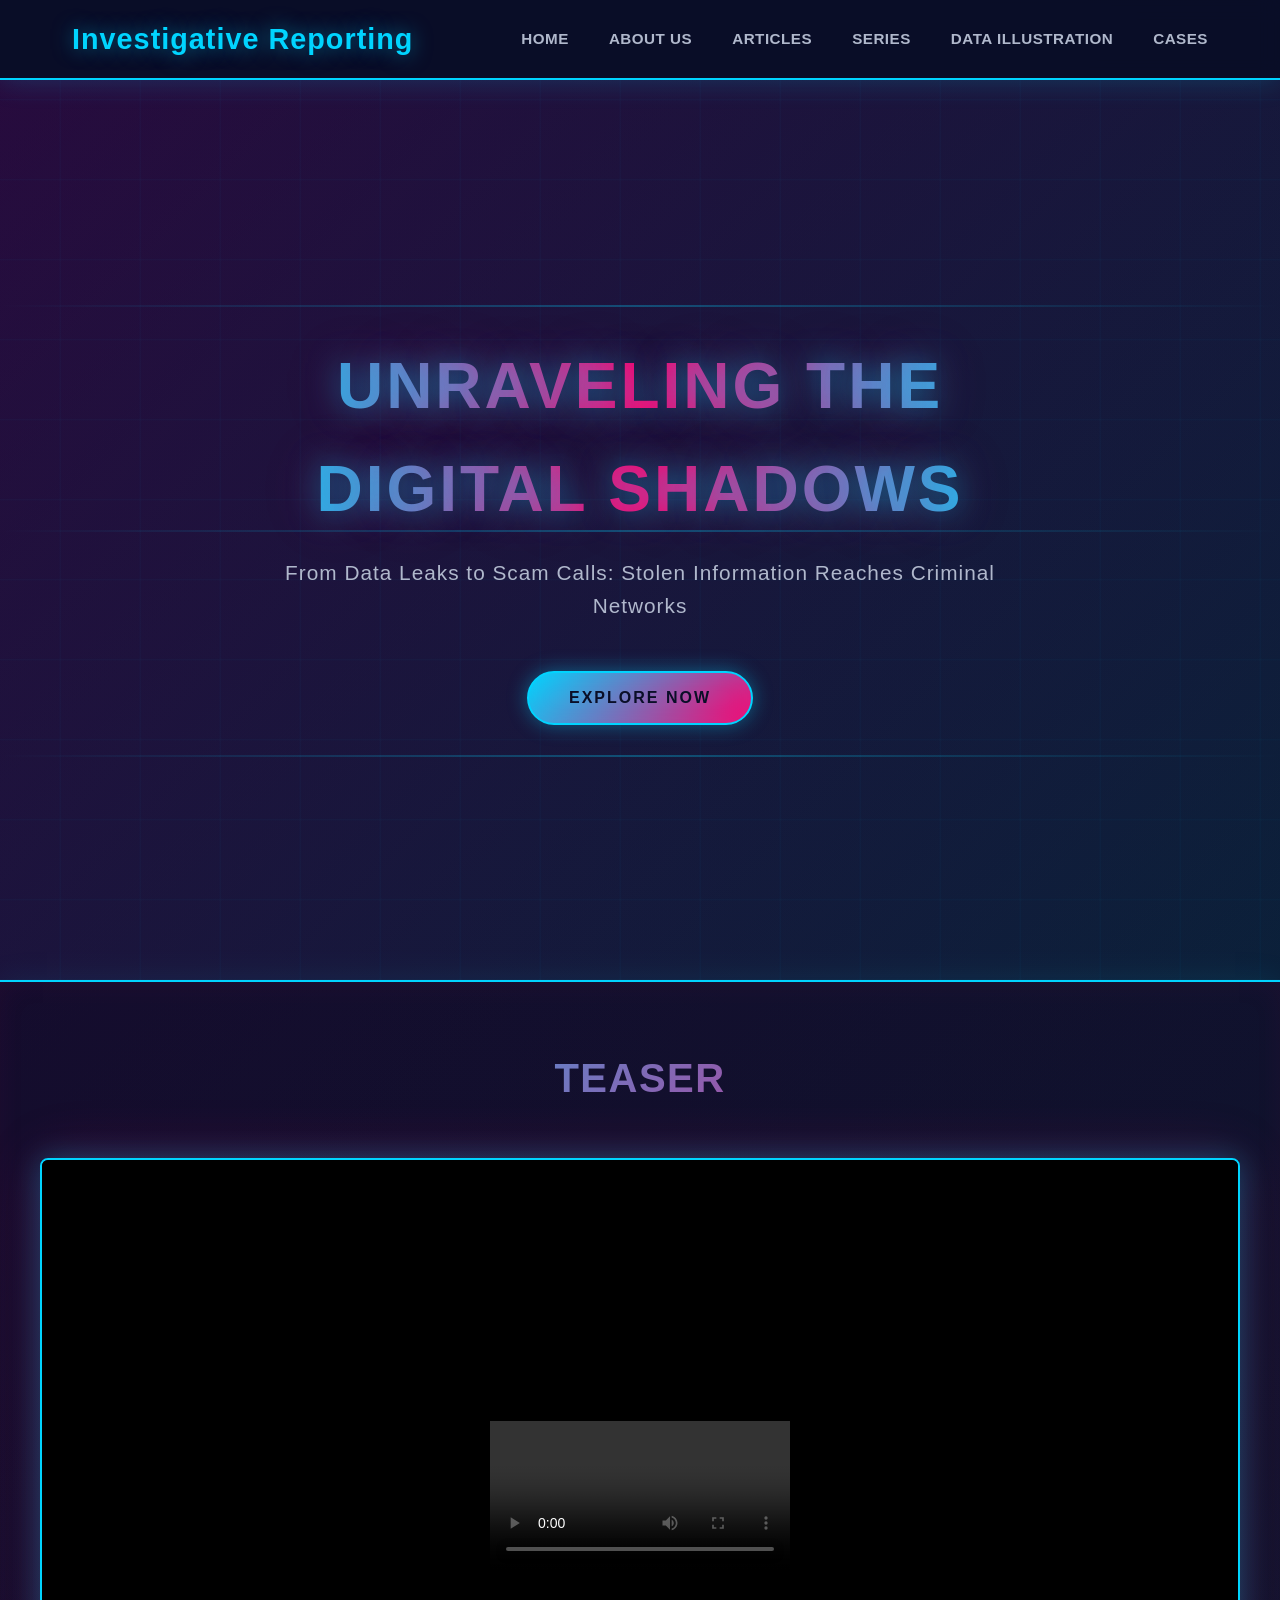
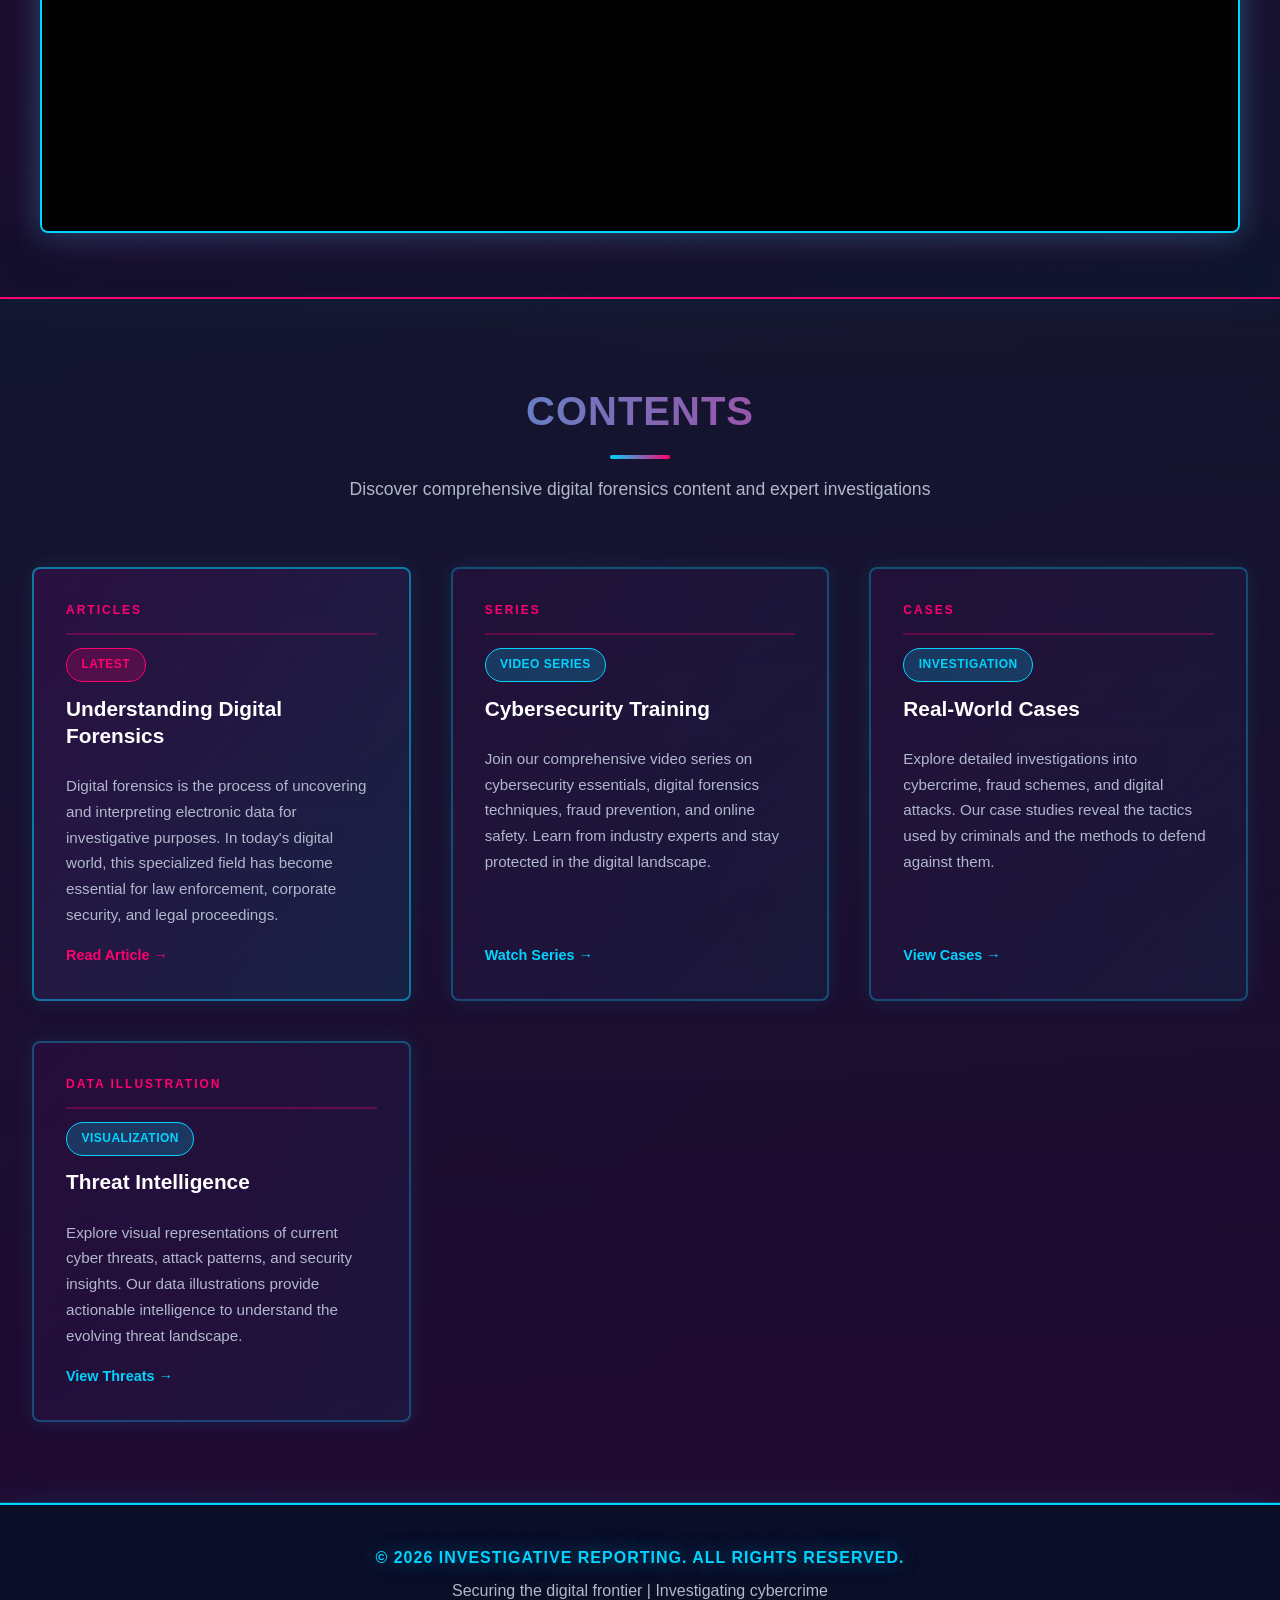
<file: index.html>
<!DOCTYPE html>
<html lang="en">
<head>
    <meta charset="UTF-8">
    <meta name="viewport" content="width=device-width, initial-scale=1.0">
    <title>Investigative Reporting</title>
    <link rel="icon" href="data:image/svg+xml,<svg xmlns='http://www.w3.org/2000/svg' viewBox='0 0 100 100'><text y='75' font-size='75' fill='%2300d4ff' font-weight='bold'>◆</text></svg>" type="image/svg+xml">
    <link rel="stylesheet" href="styles.css">
</head>
<body>
    <!-- Navigation -->
    <nav class="navbar">
        <div class="nav-container">
            <div class="nav-logo">
                <span class="logo-text">Investigative Reporting</span>
            </div>
            <ul class="nav-menu">
                <li class="nav-item"><a href="index.html" class="nav-link">Home</a></li>
                <li class="nav-item"><a href="about.html" class="nav-link">About Us</a></li>
                <li class="nav-item dropdown">
                    <a href="articles.html" class="nav-link dropdown-toggle">Articles</a>
                    <ul class="dropdown-menu">
                        <li><a href="article1.html" class="dropdown-link">Article 1</a></li>
                        <li><a href="article2.html" class="dropdown-link">Article 2</a></li>
                        <li><a href="article3.html" class="dropdown-link">Article 3</a></li>
                        <li><a href="article4.html" class="dropdown-link">Article 4</a></li>
                    </ul>
                </li>
                <li class="nav-item"><a href="series.html" class="nav-link">Series</a></li>
                <li class="nav-item"><a href="data-illustration.html" class="nav-link">Data Illustration</a></li>
                <li class="nav-item"><a href="cases.html" class="nav-link">Cases</a></li>
            </ul>
            <div class="hamburger" id="hamburger">
                <span></span>
                <span></span>
                <span></span>
            </div>
        </div>
    </nav>

    <!-- Hero Section -->
    <section class="hero">
        <div class="circuit-overlay"></div>
        <div class="hero-content">
            <h1 class="hero-title">Unraveling the Digital Shadows</h1>
            <p class="hero-subtitle">From Data Leaks to Scam Calls: Stolen Information Reaches Criminal Networks</p>
            <button class="cta-button">Explore Now</button>
        </div>
        <div class="neon-lines">
            <div class="line line-1"></div>
            <div class="line line-2"></div>
            <div class="line line-3"></div>
        </div>
    </section>

    <!-- Video Teaser Section -->
    <section class="video-teaser-section">
        <div class="video-teaser-container">
            <div class="teaser-header">
                <h2 class="teaser-title">TEASER</h2>
            </div>
            <div class="teaser-video-wrapper">
                <iframe class="teaser-video" src="assets/teaser.mp4" autoplay="false" allowfullscreen></iframe>
            </div>
        </div>
    </section>

    <!-- Services Section -->
    <section class="content-section" id="content">
        <div class="content-container">
            <div class="section-header">
                <h2 class="section-title">Contents</h2>
                <p class="section-subtitle">Discover comprehensive digital forensics content and expert investigations</p>
            </div>
            <div class="content-grid">
                <!-- Featured Content Card -->
                <article class="content-card featured">
                    <div class="content-category">ARTICLES</div>
                    <div class="content-header">
                        <span class="content-badge">Latest</span>
                        <h3 class="content-title">Understanding Digital Forensics</h3>
                    </div>
                    <p class="content-description">Digital forensics is the process of uncovering and interpreting electronic data for investigative purposes. In today's digital world, this specialized field has become essential for law enforcement, corporate security, and legal proceedings.</p>
                    <a href="articles.html" class="content-link">Read Article →</a>
                </article>

                <!-- Content Card 2 -->
                <article class="content-card">
                    <div class="content-category">SERIES</div>
                    <div class="content-header">
                        <span class="content-badge">Video Series</span>
                        <h3 class="content-title">Cybersecurity Training</h3>
                    </div>
                    <p class="content-description">Join our comprehensive video series on cybersecurity essentials, digital forensics techniques, fraud prevention, and online safety. Learn from industry experts and stay protected in the digital landscape.</p>
                    <a href="series.html" class="content-link">Watch Series →</a>
                </article>

                <!-- Content Card 3 -->
                <article class="content-card">
                    <div class="content-category">CASES</div>
                    <div class="content-header">
                        <span class="content-badge">Investigation</span>
                        <h3 class="content-title">Real-World Cases</h3>
                    </div>
                    <p class="content-description">Explore detailed investigations into cybercrime, fraud schemes, and digital attacks. Our case studies reveal the tactics used by criminals and the methods to defend against them.</p>
                    <a href="cases.html" class="content-link">View Cases →</a>
                </article>

                <!-- Content Card 4 -->
                <article class="content-card">
                    <div class="content-category">DATA ILLUSTRATION</div>
                    <div class="content-header">
                        <span class="content-badge">Visualization</span>
                        <h3 class="content-title">Threat Intelligence</h3>
                    </div>
                    <p class="content-description">Explore visual representations of current cyber threats, attack patterns, and security insights. Our data illustrations provide actionable intelligence to understand the evolving threat landscape.</p>
                    <a href="data-illustration.html" class="content-link">View Threats →</a>
                </article>
            </div>
        </div>
    </section>

    <!-- Footer -->
    <footer class="footer">
        <div class="footer-content">
            <p>&copy; 2026 Investigative Reporting. All rights reserved.</p>
            <p>Securing the digital frontier | Investigating cybercrime</p>
        </div>
    </footer>

    <script src="script.js"></script>
</body>
</html>
</file>
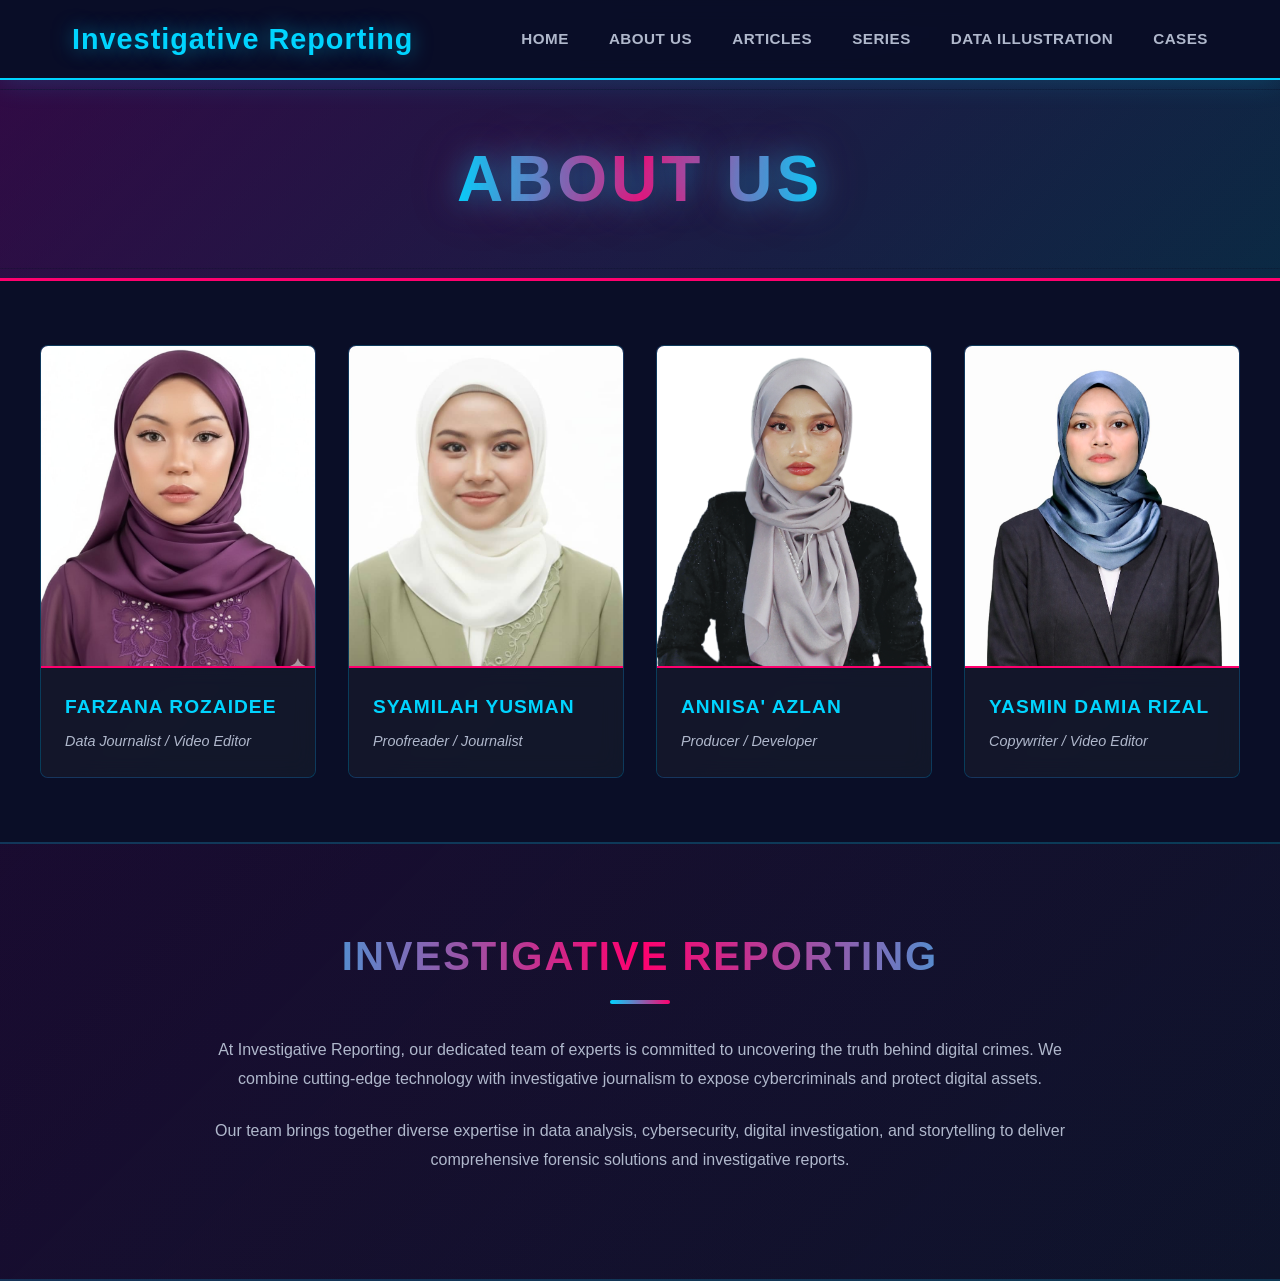
<file: about.html>
<!DOCTYPE html>
<html lang="en">
<head>
    <meta charset="UTF-8">
    <meta name="viewport" content="width=device-width, initial-scale=1.0">
    <title>About Us - Investigative Reporting</title>
    <link rel="icon" href="data:image/svg+xml,<svg xmlns='http://www.w3.org/2000/svg' viewBox='0 0 100 100'><text y='75' font-size='75' fill='%2300d4ff' font-weight='bold'>◆</text></svg>" type="image/svg+xml">
    <link rel="stylesheet" href="styles.css">
    <link rel="stylesheet" href="about-styles.css">
</head>
<body>
    <!-- Navigation -->
    <nav class="navbar">
        <div class="nav-container">
            <div class="nav-logo">
                <span class="logo-text">Investigative Reporting</span>
            </div>
            <ul class="nav-menu">
                <li class="nav-item"><a href="index.html" class="nav-link">Home</a></li>
                <li class="nav-item"><a href="about.html" class="nav-link">About Us</a></li>
                <li class="nav-item dropdown">
                    <a href="articles.html" class="nav-link dropdown-toggle">Articles</a>
                    <ul class="dropdown-menu">
                        <li><a href="article1.html" class="dropdown-link">Article 1</a></li>
                        <li><a href="article2.html" class="dropdown-link">Article 2</a></li>
                        <li><a href="article3.html" class="dropdown-link">Article 3</a></li>
                        <li><a href="article4.html" class="dropdown-link">Article 4</a></li>
                    </ul>
                </li>
                <li class="nav-item"><a href="series.html" class="nav-link">Series</a></li>
                <li class="nav-item"><a href="data-illustration.html" class="nav-link">Data Illustration</a></li>
                <li class="nav-item"><a href="cases.html" class="nav-link">Cases</a></li>
            </ul>
            <div class="hamburger" id="hamburger">
                <span></span>
                <span></span>
                <span></span>
            </div>
        </div>
    </nav>

    <!-- About Header Section -->
    <section class="about-header">
        <div class="torn-top"></div>
        <div class="about-header-content">
            <h1 class="about-title">ABOUT US</h1>
        </div>
        <div class="torn-bottom"></div>
    </section>

    <!-- Team Members Section -->
    <section class="team-section">
        <div class="team-container">
            <div class="team-grid">
                <article class="team-card">
                    <div class="team-image-wrapper">
                        <img src="assets/FARZANA.jpeg" alt="Team Member" class="team-image">
                    </div>
                    <div class="team-info">
                        <h3 class="team-name">Farzana Rozaidee</h3>
                        <p class="team-role">Data Journalist / Video Editor</p>
                    </div>
                </article>

                <article class="team-card">
                    <div class="team-image-wrapper">
                        <img src="assets/SYAMILAH.jpeg" alt="Team Member" class="team-image">
                    </div>
                    <div class="team-info">
                        <h3 class="team-name">Syamilah Yusman</h3>
                        <p class="team-role">Proofreader / Journalist</p>
                    </div>
                </article>

                <article class="team-card">
                    <div class="team-image-wrapper">
                        <img src="assets/ANNISA.png" alt="Team Member" class="team-image">
                    </div>
                    <div class="team-info">
                        <h3 class="team-name">Annisa' Azlan</h3>
                        <p class="team-role">Producer / Developer</p>
                    </div>
                </article>

                <article class="team-card">
                    <div class="team-image-wrapper">
                        <img src="assets/YASMIN.PNG" alt="Team Member" class="team-image">
                    </div>
                    <div class="team-info">
                        <h3 class="team-name">Yasmin Damia Rizal</h3>
                        <p class="team-role">Copywriter / Video Editor</p>
                    </div>
                </article>
            </div>
        </div>
    </section>

    <!-- About Description Section -->
    <section class="about-description">
        <div class="about-description-container">
            <div class="about-text">
                <h2 class="section-title">Investigative Reporting</h2>
                <p>At Investigative Reporting, our dedicated team of experts is committed to uncovering the truth behind digital crimes. We combine cutting-edge technology with investigative journalism to expose cybercriminals and protect digital assets.</p>
                <p>Our team brings together diverse expertise in data analysis, cybersecurity, digital investigation, and storytelling to deliver comprehensive forensic solutions and investigative reports.</p>
            </div>
        </div>
    </section>

    <script src="script.js"></script>
</body>
</html>
</file>
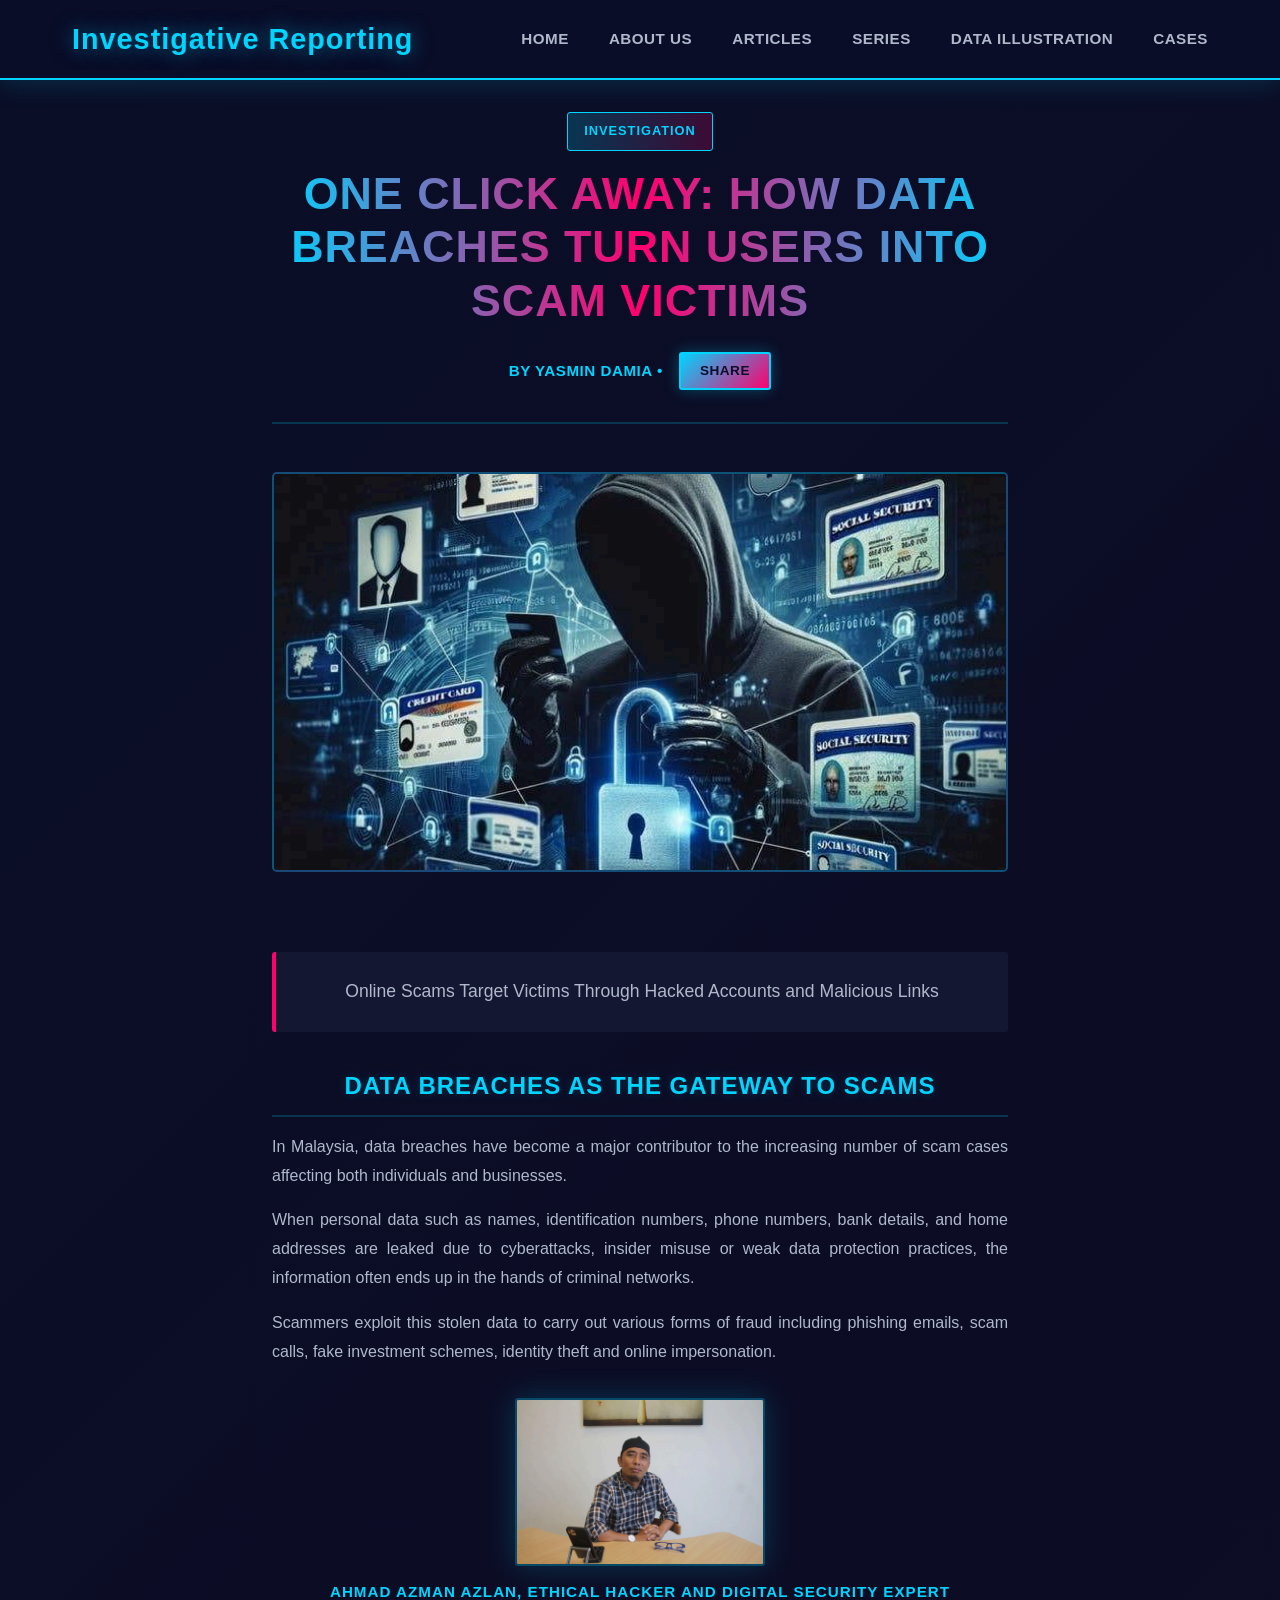
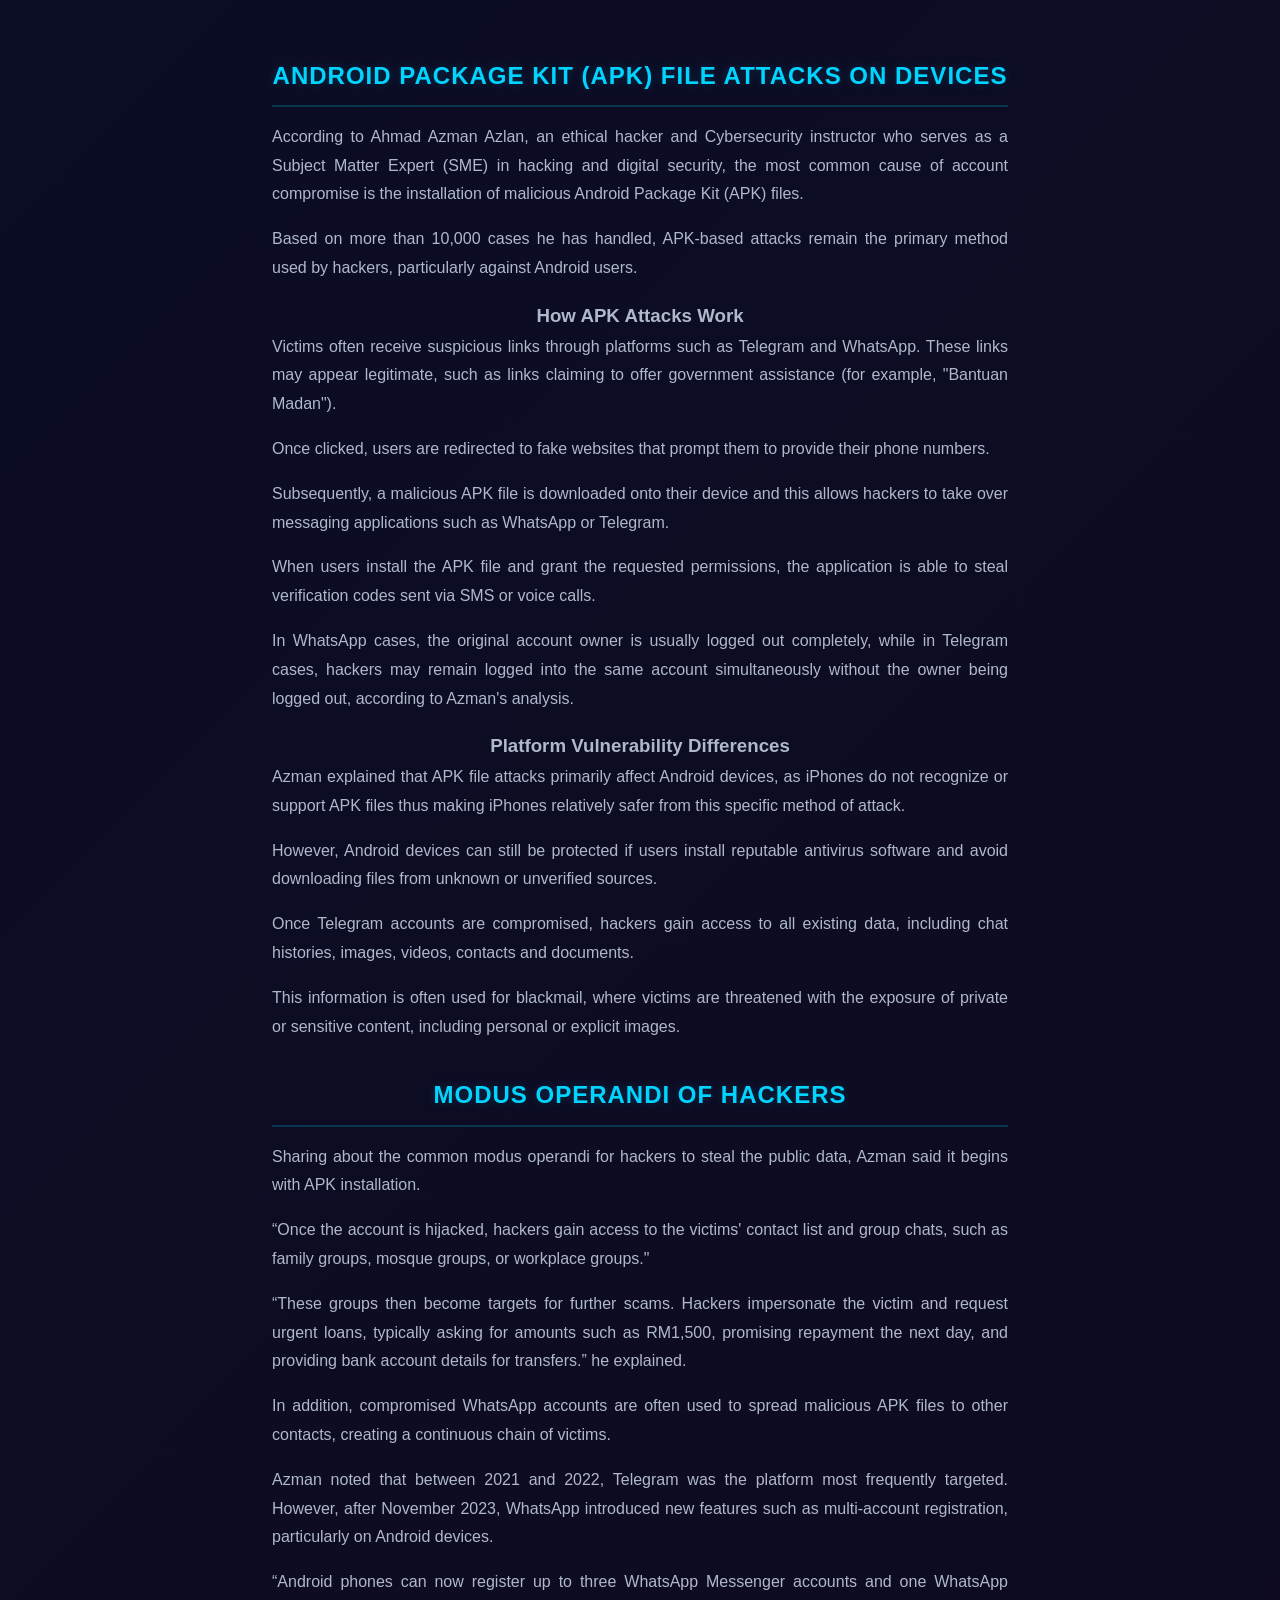
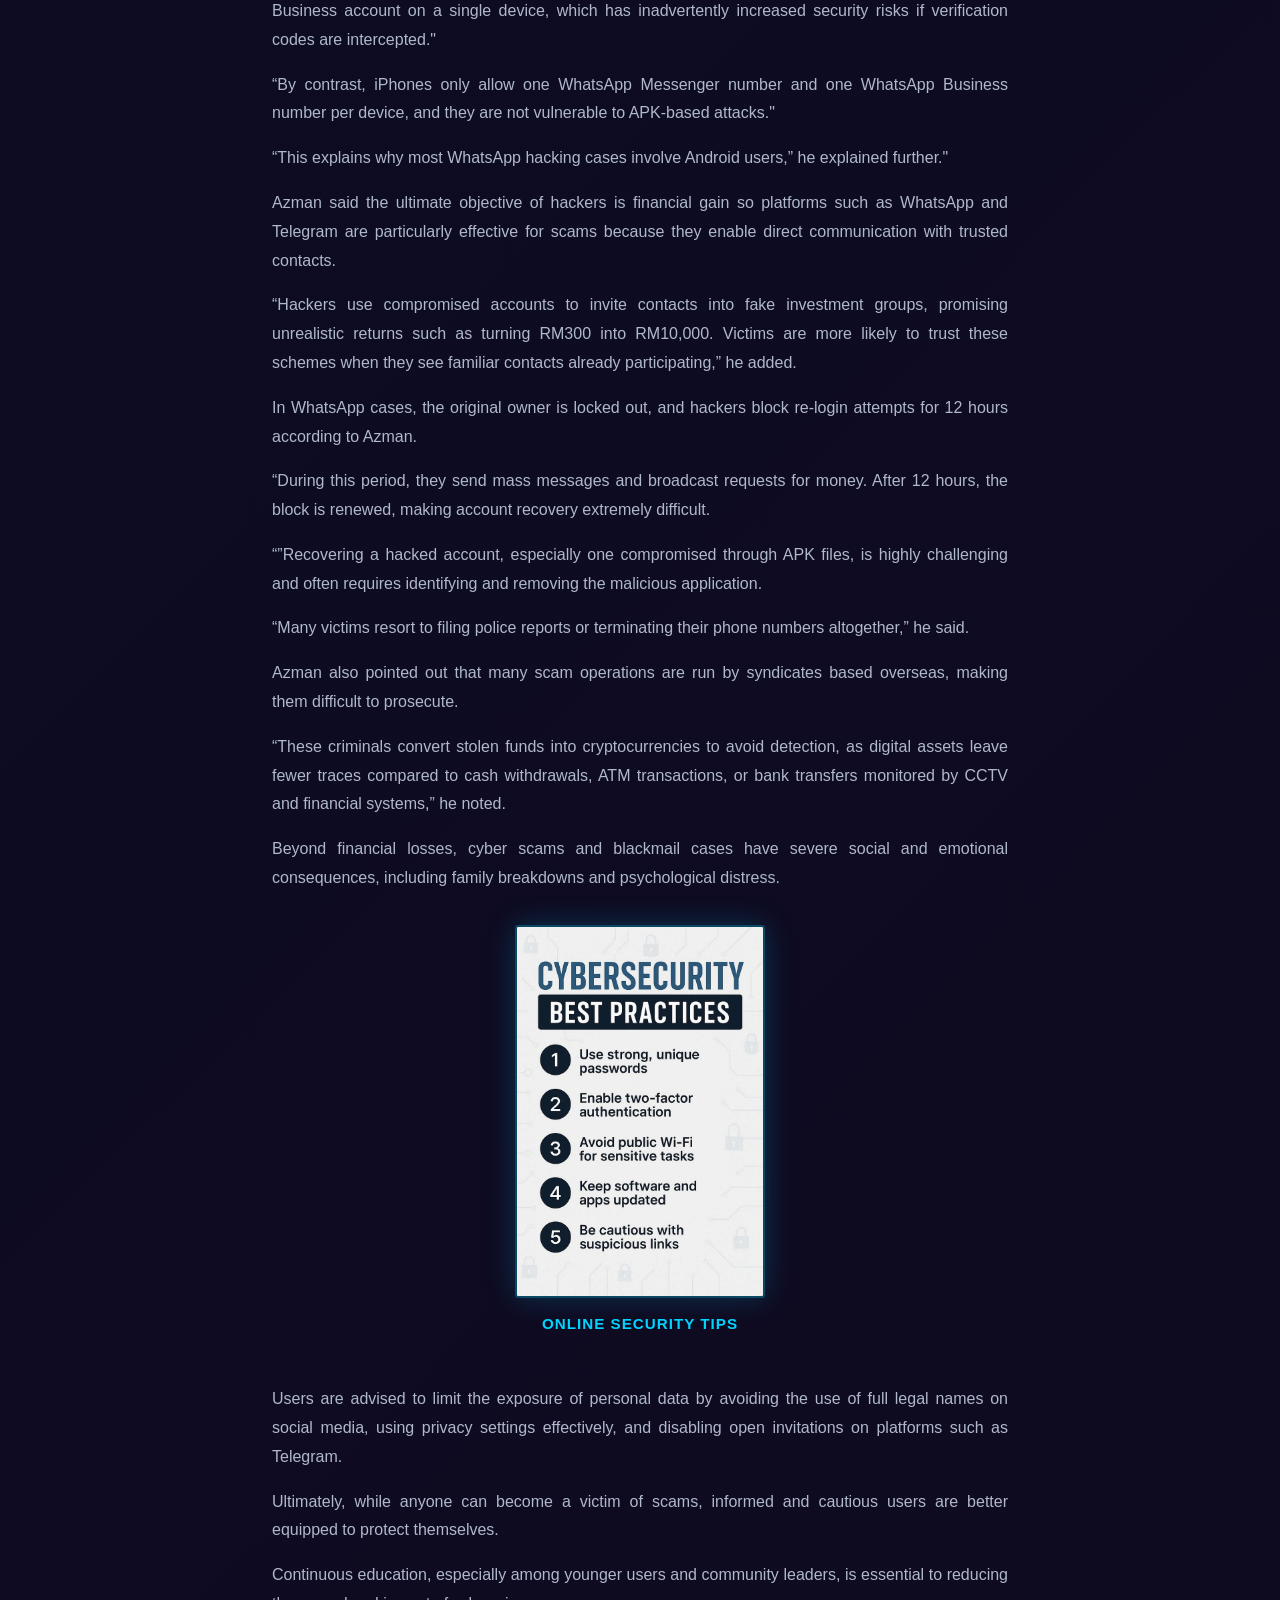
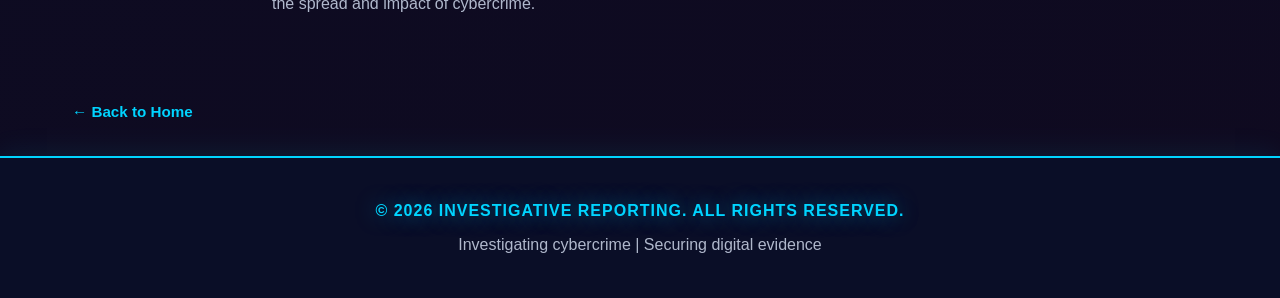
<file: article1.html>
<!DOCTYPE html>
<html lang="en">
<head>
    <meta charset="UTF-8">
    <meta name="viewport" content="width=device-width, initial-scale=1.0">
    <title>One Click Away: How Data Breaches Turn Users into Scam Victims - Investigative Reporting</title>
    <link rel="icon" href="data:image/svg+xml,<svg xmlns='http://www.w3.org/2000/svg' viewBox='0 0 100 100'><text y='75' font-size='75' fill='%2300d4ff' font-weight='bold'>◆</text></svg>" type="image/svg+xml">
    <link rel="stylesheet" href="styles.css">
    <link rel="stylesheet" href="investigation-styles.css">
</head>
<body>
    <!-- Navigation -->
    <nav class="navbar">
        <div class="nav-container">
            <div class="nav-logo">
                <span class="logo-text">Investigative Reporting</span>
            </div>
            <ul class="nav-menu">
                <li class="nav-item"><a href="index.html" class="nav-link">Home</a></li>
                <li class="nav-item"><a href="about.html" class="nav-link">About Us</a></li>
                <li class="nav-item dropdown">
                    <a href="articles.html" class="nav-link dropdown-toggle">Articles</a>
                    <ul class="dropdown-menu">
                        <li><a href="article1.html" class="dropdown-link">Article 1</a></li>
                        <li><a href="article2.html" class="dropdown-link">Article 2</a></li>
                        <li><a href="article3.html" class="dropdown-link">Article 3</a></li>
                        <li><a href="article4.html" class="dropdown-link">Article 4</a></li>
                    </ul>
                </li>
                <li class="nav-item"><a href="series.html" class="nav-link">Series</a></li>
                <li class="nav-item"><a href="data-illustration.html" class="nav-link">Data Illustration</a></li>
                <li class="nav-item"><a href="cases.html" class="nav-link">Cases</a></li>
            </ul>
            <div class="hamburger" id="hamburger">
                <span></span>
                <span></span>
                <span></span>
            </div>
        </div>
    </nav>

    <!-- Investigation Content -->
    <div class="investigation-page">
        <div class="investigation-header">
            <div class="investigation-category" id="investigation-category">INVESTIGATION</div>
            <h1 class="investigation-title" id="investigation-title">One Click Away: How Data Breaches Turn Users into Scam Victims</h1>
            <div class="investigation-meta">
                <span class="investigation-author" id="investigation-author"></span>
                <button class="share-button">Share</button>
            </div>
        </div>

        <div class="investigation-container">
            <div class="investigation-featured-image" id="investigation-image">
                <img src="assets/Article 1_image1.png" alt="One Click Away: How Data Breaches Turn Users into Scam Victims" />
            </div>

            <div class="investigation-content">
                <div class="investigation-excerpt" id="investigation-excerpt">
                    <p>Ahmad Azman Azlan, Ethical Hacker and Digital Security Expert</p>
                </div>

                <div class="investigation-body" id="investigation-body">
                </div>
            </div>
        </div>
    </div>

    <!-- Back to Home -->
    <div class="back-to-home">
        <a href="index.html" class="back-link">← Back to Home</a>
    </div>

    <!-- Footer -->
    <footer class="footer">
        <div class="footer-content">
            <p>&copy; 2026 Investigative Reporting. All rights reserved.</p>
            <p>Investigating cybercrime | Securing digital evidence</p>
        </div>
    </footer>

    <script src="script.js"></script>
    <script type="module">
        import { article1 } from './articles/article1.js';
        
        // Set title and meta
        document.getElementById('investigation-title').textContent = article1.title;
        document.getElementById('investigation-category').textContent = article1.category.toUpperCase();
        
        // Set author if it exists
        const authorElement = document.getElementById('investigation-author');
        if (article1.author) {
            authorElement.textContent = 'By ' + article1.author + ' • ';
            authorElement.style.display = 'inline';
        } else {
            authorElement.style.display = 'none';
        }
        

        
        // Set image
        const imageElement = document.querySelector('.investigation-featured-image img');
        if (imageElement && article1.image) {
            imageElement.src = article1.image;
            imageElement.alt = article1.title;
        }

        // Set excerpt
        document.getElementById('investigation-excerpt').innerHTML = `<p>${article1.excerpt}</p>`;

        // Set body
        document.getElementById('investigation-body').innerHTML = article1.body;

        // Share functionality
        const shareButton = document.querySelector('.share-button');
        if (shareButton) {
            shareButton.addEventListener('click', function() {
                const text = 'Check out this article: ' + article1.title;
                if (navigator.share) {
                    navigator.share({
                        title: article1.title,
                        text: text,
                        url: window.location.href
                    }).catch(err => console.log('Error sharing:', err));
                } else {
                    alert('Share: ' + text + '\n\n' + window.location.href);
                }
            });
        }

        // Initialize mobile menu
        function initMobileMenu() {
            const hamburger = document.getElementById('hamburger');
            const navMenu = document.querySelector('.nav-menu');

            if (!hamburger) return;

            hamburger.addEventListener('click', function() {
                hamburger.classList.toggle('active');
                navMenu.classList.toggle('active');
            });

            const navLinks = document.querySelectorAll('.nav-link');
            navLinks.forEach(link => {
                link.addEventListener('click', function() {
                    hamburger.classList.remove('active');
                    navMenu.classList.remove('active');
                });
            });
        }

        initMobileMenu();
    </script>
</body>
</html>
</file>
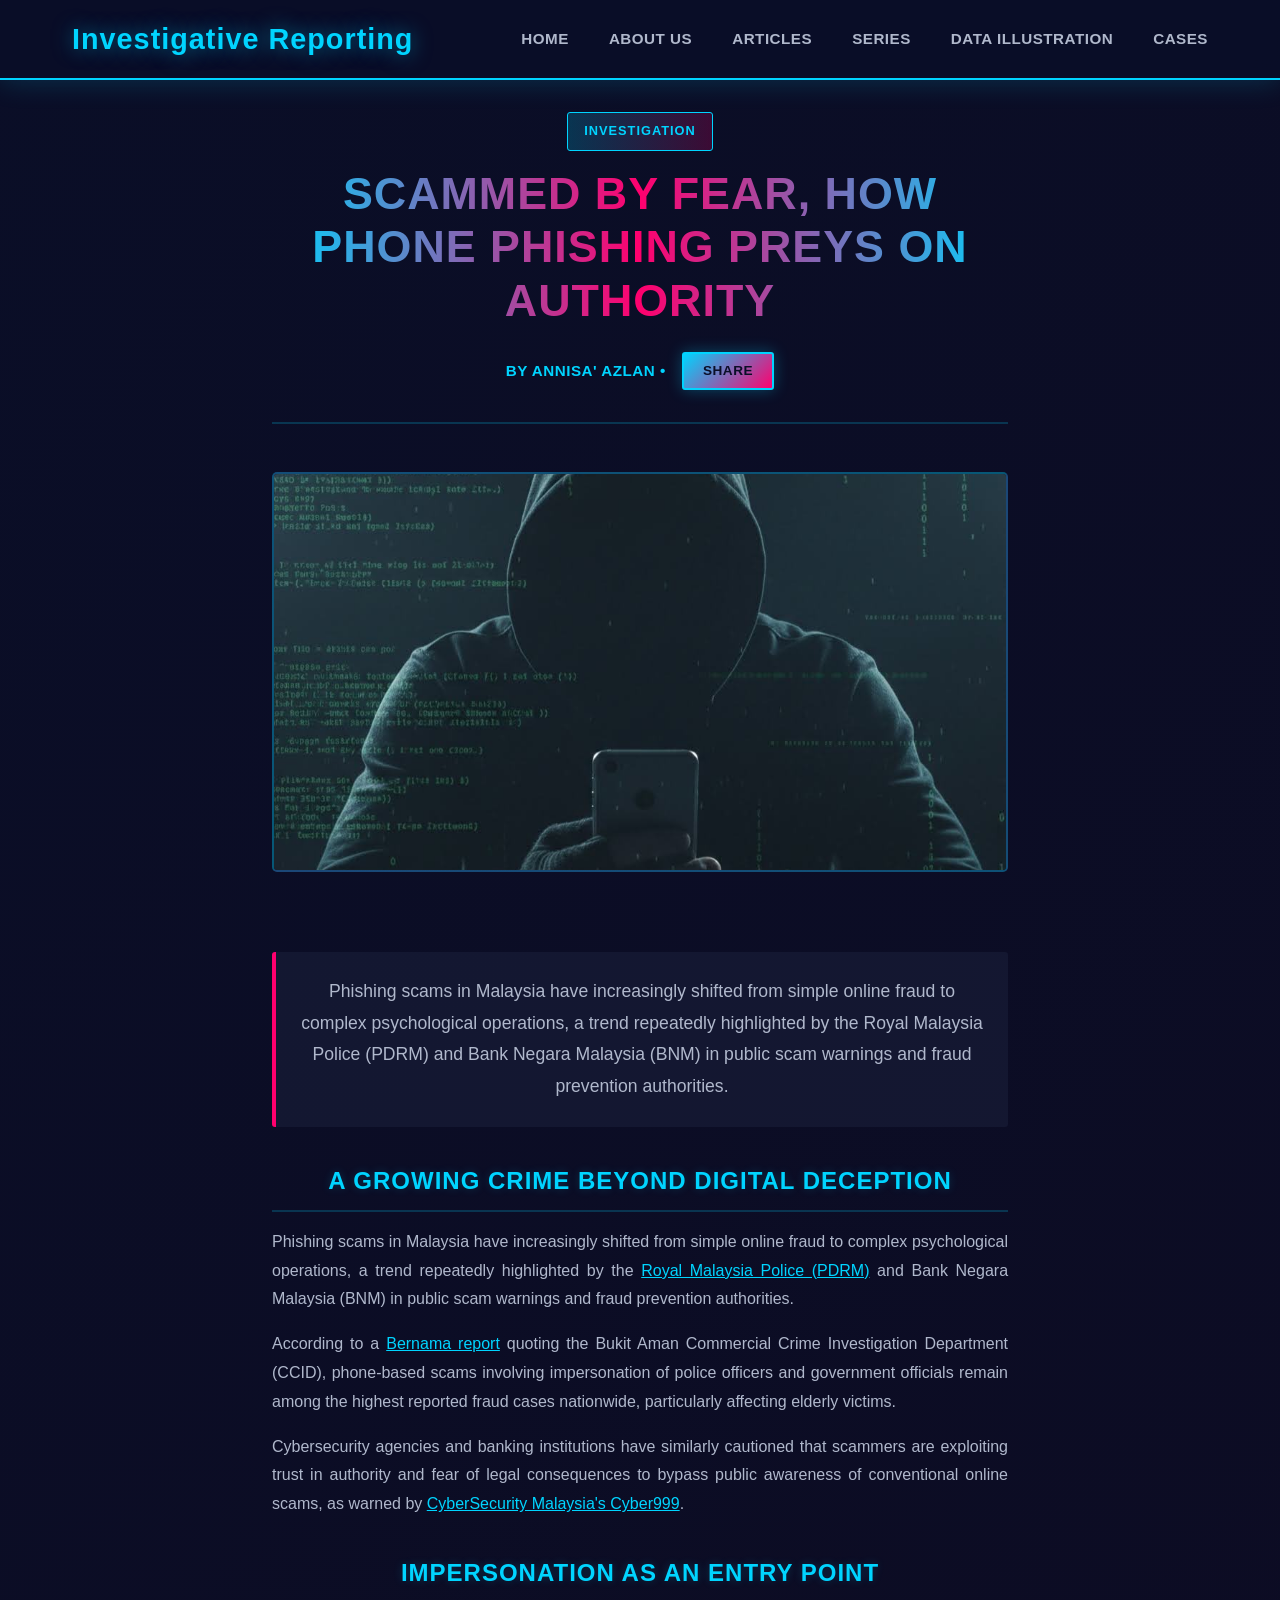
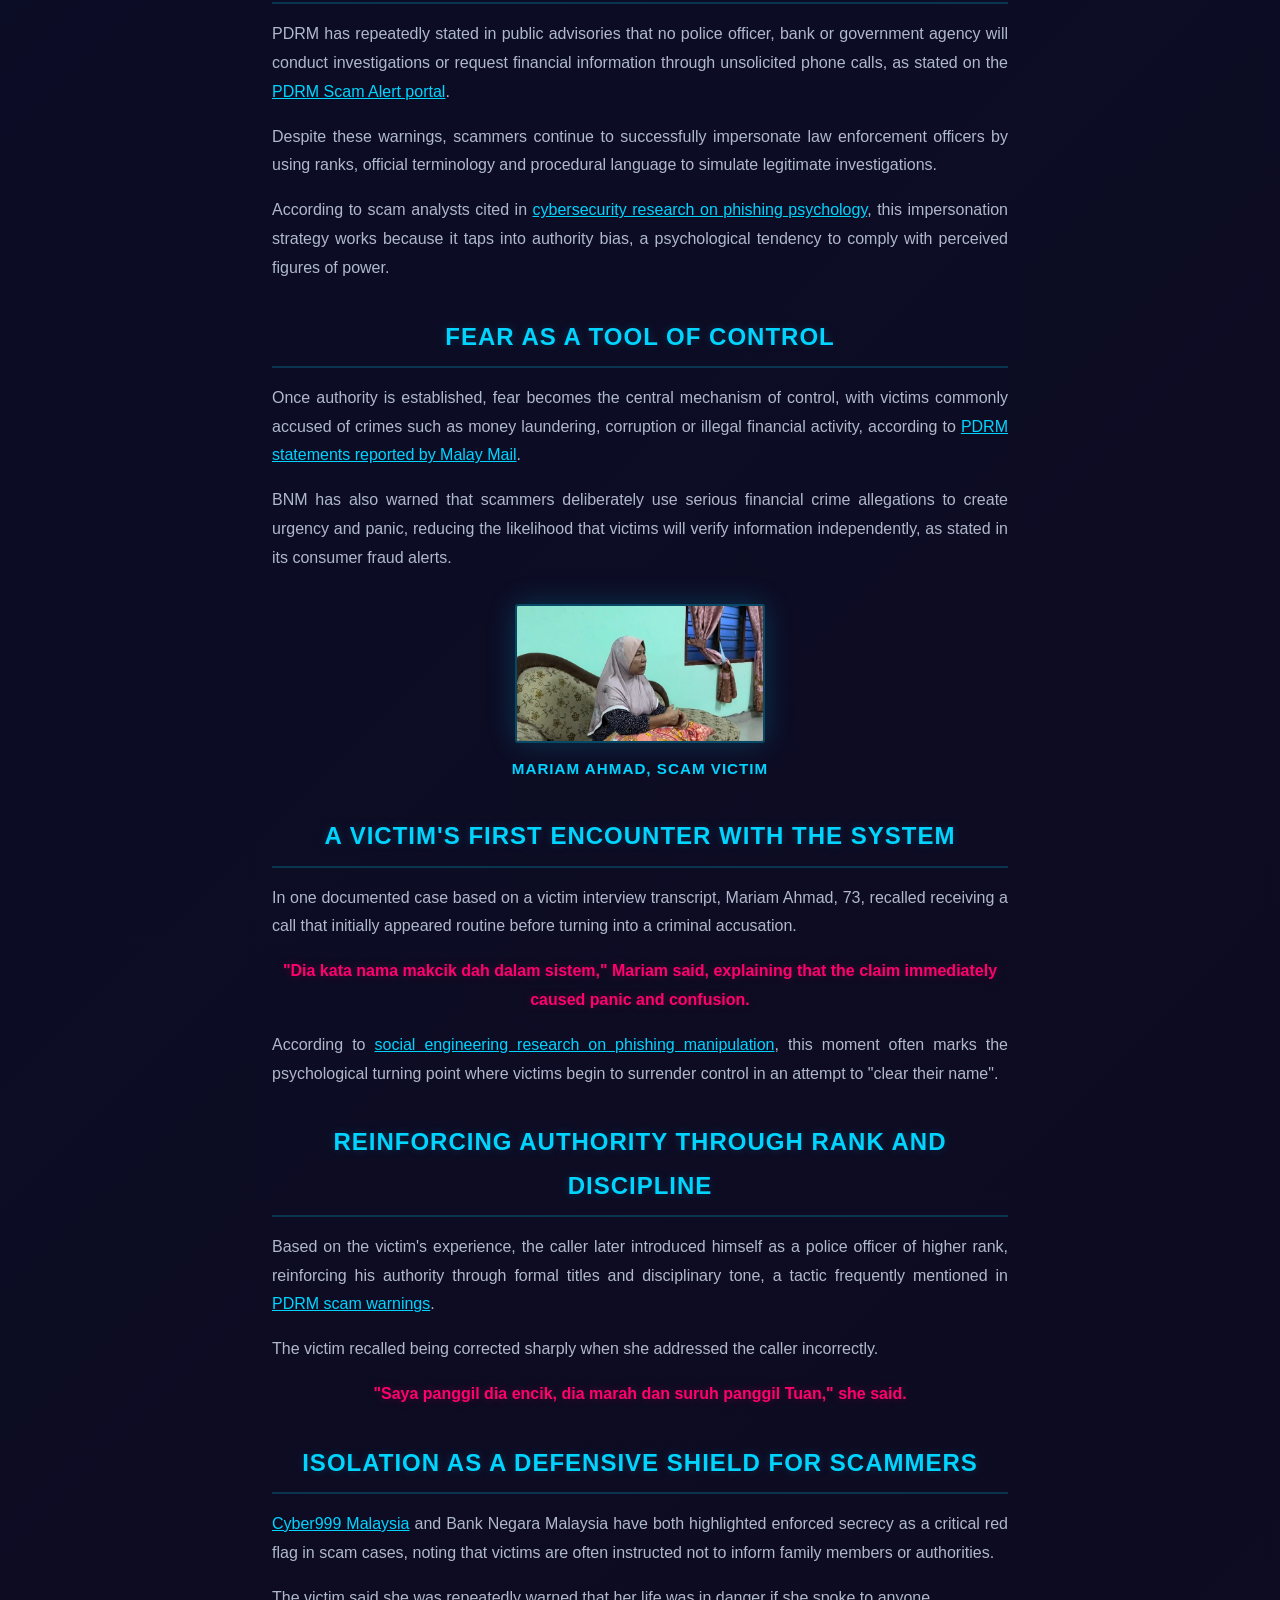
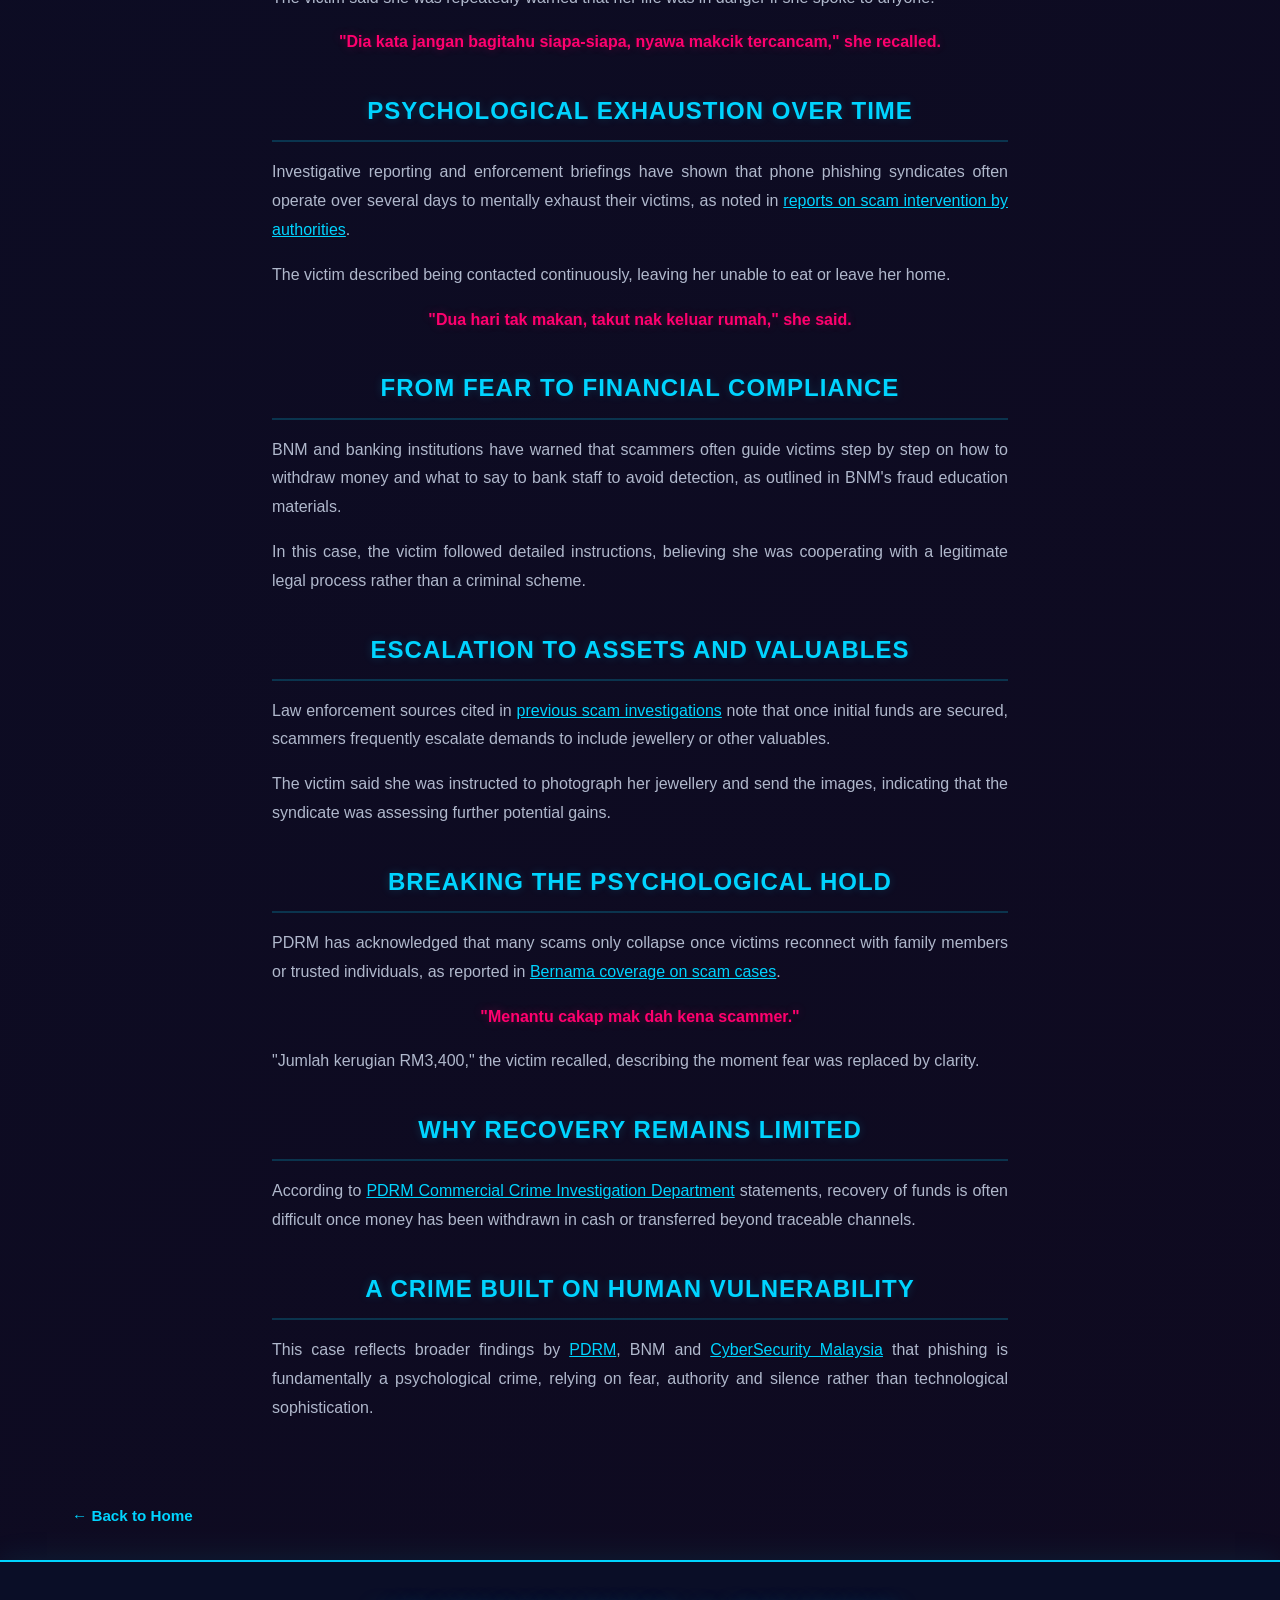
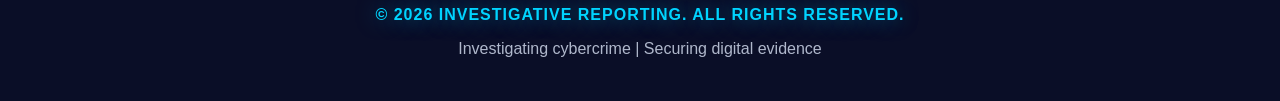
<file: article2.html>
<!DOCTYPE html>
<html lang="en">
<head>
    <meta charset="UTF-8">
    <meta name="viewport" content="width=device-width, initial-scale=1.0">
    <title>Data Breach Investigation - Investigative Reporting</title>
    <link rel="icon" href="data:image/svg+xml,<svg xmlns='http://www.w3.org/2000/svg' viewBox='0 0 100 100'><text y='75' font-size='75' fill='%2300d4ff' font-weight='bold'>◆</text></svg>" type="image/svg+xml">
    <link rel="stylesheet" href="styles.css">
    <link rel="stylesheet" href="investigation-styles.css">
</head>
<body>
    <!-- Navigation -->
    <nav class="navbar">
        <div class="nav-container">
            <div class="nav-logo">
                <span class="logo-text">Investigative Reporting</span>
            </div>
            <ul class="nav-menu">
                <li class="nav-item"><a href="index.html" class="nav-link">Home</a></li>
                <li class="nav-item"><a href="about.html" class="nav-link">About Us</a></li>
                <li class="nav-item dropdown">
                    <a href="articles.html" class="nav-link dropdown-toggle">Articles</a>
                    <ul class="dropdown-menu">
                        <li><a href="article1.html" class="dropdown-link">Article 1</a></li>
                        <li><a href="article2.html" class="dropdown-link">Article 2</a></li>
                        <li><a href="article3.html" class="dropdown-link">Article 3</a></li>
                        <li><a href="article4.html" class="dropdown-link">Article 4</a></li>
                    </ul>
                </li>
                <li class="nav-item"><a href="series.html" class="nav-link">Series</a></li>
                <li class="nav-item"><a href="data-illustration.html" class="nav-link">Data Illustration</a></li>
                <li class="nav-item"><a href="cases.html" class="nav-link">Cases</a></li>
            </ul>
            <div class="hamburger" id="hamburger">
                <span></span>
                <span></span>
                <span></span>
            </div>
        </div>
    </nav>

    <!-- Investigation Content -->
    <div class="investigation-page">
        <div class="investigation-header">
            <div class="investigation-category" id="investigation-category">INVESTIGATION</div>
            <h1 class="investigation-title" id="investigation-title">Data Breach Investigation</h1>
            <div class="investigation-meta">
                <span class="investigation-author" id="investigation-author"></span>
                <button class="share-button">Share</button>
            </div>
        </div>

        <div class="investigation-container">
            <div class="investigation-featured-image" id="investigation-image">
                <img src="assets/Article 2_image1.jpg" alt="Data Breach Investigation" />
            </div>

            <div class="investigation-content">
                <div class="investigation-excerpt" id="investigation-excerpt">
                    <p></p>
                </div>

                <div class="investigation-body" id="investigation-body">
                </div>
            </div>
        </div>
    </div>

    <!-- Back to Home -->
    <div class="back-to-home">
        <a href="index.html" class="back-link">← Back to Home</a>
    </div>

    <!-- Footer -->
    <footer class="footer">
        <div class="footer-content">
            <p>&copy; 2026 Investigative Reporting. All rights reserved.</p>
            <p>Investigating cybercrime | Securing digital evidence</p>
        </div>
    </footer>

    <script src="script.js"></script>
    <script type="module">
        import { article2 } from './articles/article2.js';
        
        // Set title and meta
        document.getElementById('investigation-title').textContent = article2.title;
        document.getElementById('investigation-category').textContent = article2.category.toUpperCase();
        
        // Set author if it exists
        const authorElement = document.getElementById('investigation-author');
        if (article2.author) {
            authorElement.textContent = 'By ' + article2.author + ' • ';
            authorElement.style.display = 'inline';
        } else {
            authorElement.style.display = 'none';
        }
        

        
        // Set image
        const imageElement = document.querySelector('.investigation-featured-image img');
        if (imageElement && article2.image) {
            imageElement.src = article2.image;
            imageElement.alt = article2.title;
        }

        // Set excerpt
        document.getElementById('investigation-excerpt').innerHTML = `<p>${article2.excerpt}</p>`;

        // Set body
        document.getElementById('investigation-body').innerHTML = article2.body;

        // Share functionality
        const shareButton = document.querySelector('.share-button');
        if (shareButton) {
            shareButton.addEventListener('click', function() {
                const text = 'Check out this article: ' + article2.title;
                if (navigator.share) {
                    navigator.share({
                        title: article2.title,
                        text: text,
                        url: window.location.href
                    }).catch(err => console.log('Error sharing:', err));
                } else {
                    alert('Share: ' + text + '\n\n' + window.location.href);
                }
            });
        }

        // Initialize mobile menu
        function initMobileMenu() {
            const hamburger = document.getElementById('hamburger');
            const navMenu = document.querySelector('.nav-menu');

            if (!hamburger) return;

            hamburger.addEventListener('click', function() {
                hamburger.classList.toggle('active');
                navMenu.classList.toggle('active');
            });

            const navLinks = document.querySelectorAll('.nav-link');
            navLinks.forEach(link => {
                link.addEventListener('click', function() {
                    hamburger.classList.remove('active');
                    navMenu.classList.remove('active');
                });
            });
        }

        initMobileMenu();
    </script>
</body>
</html>
</file>
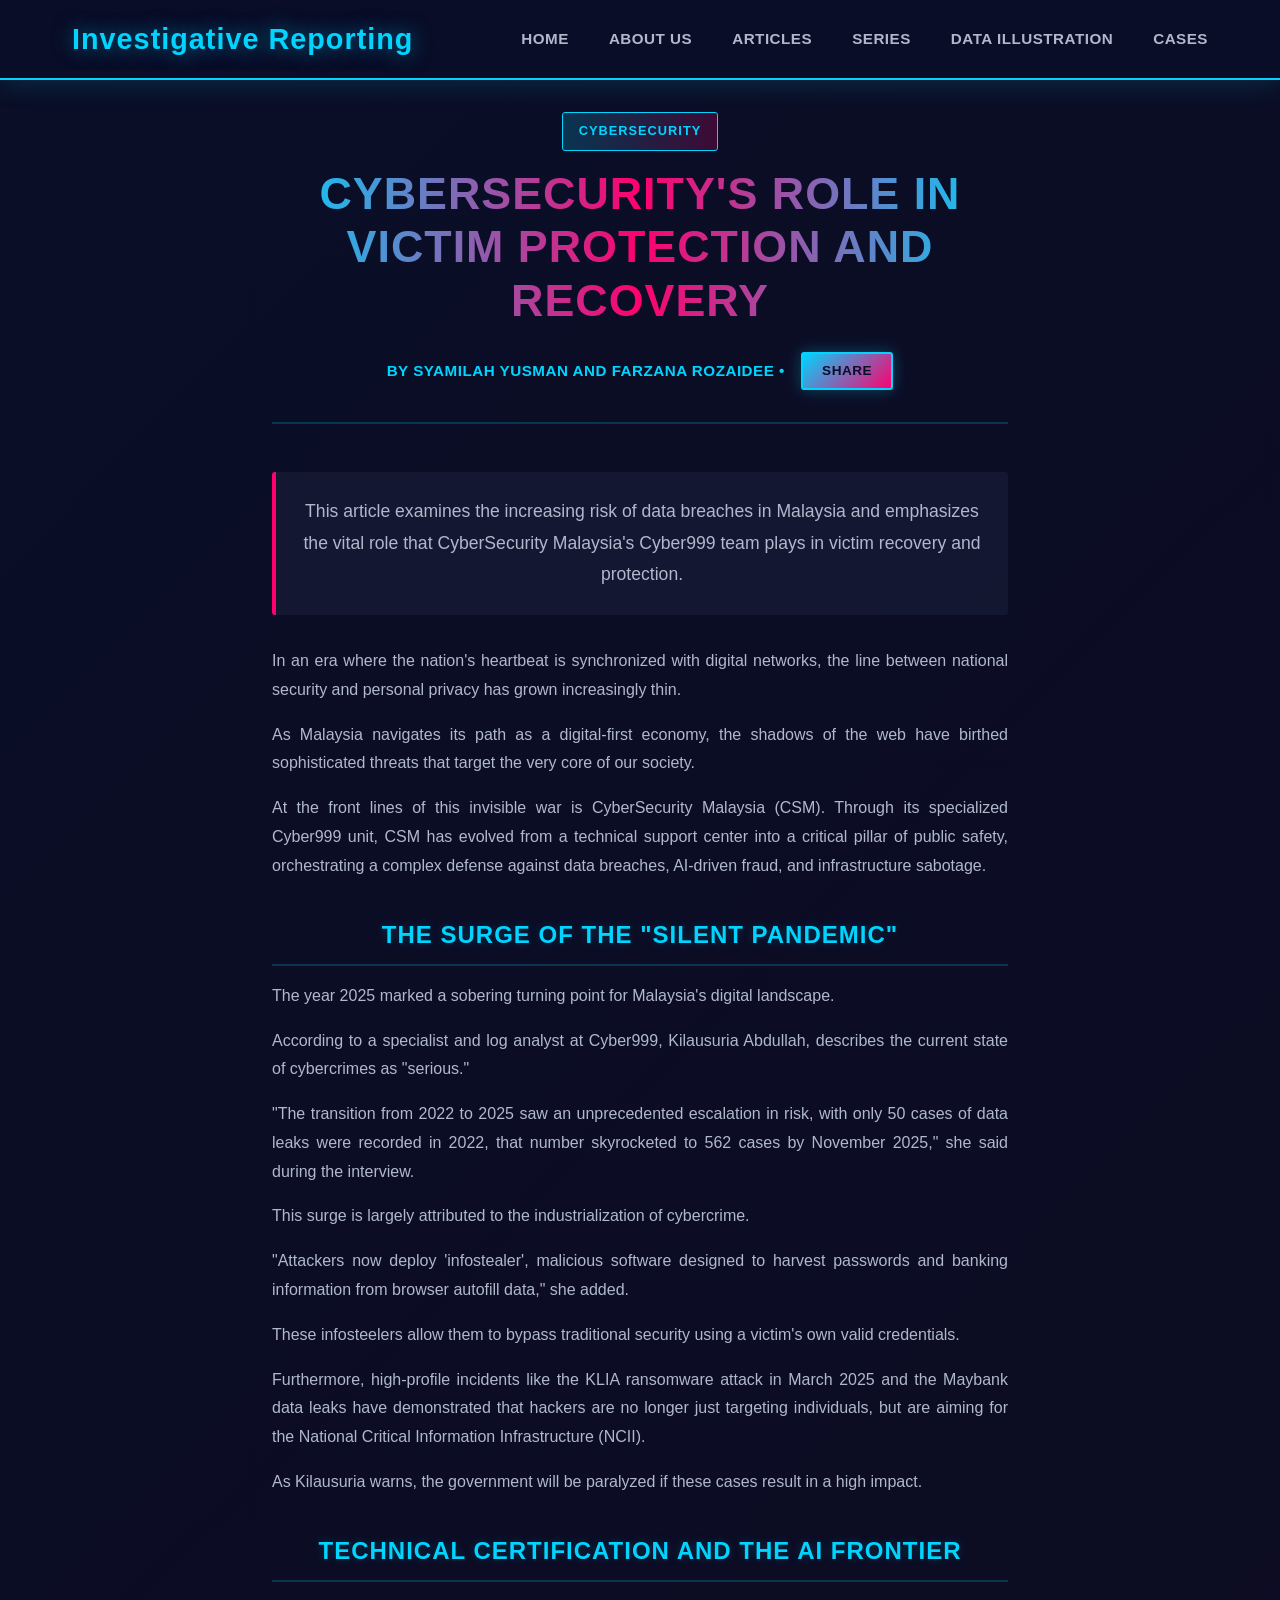
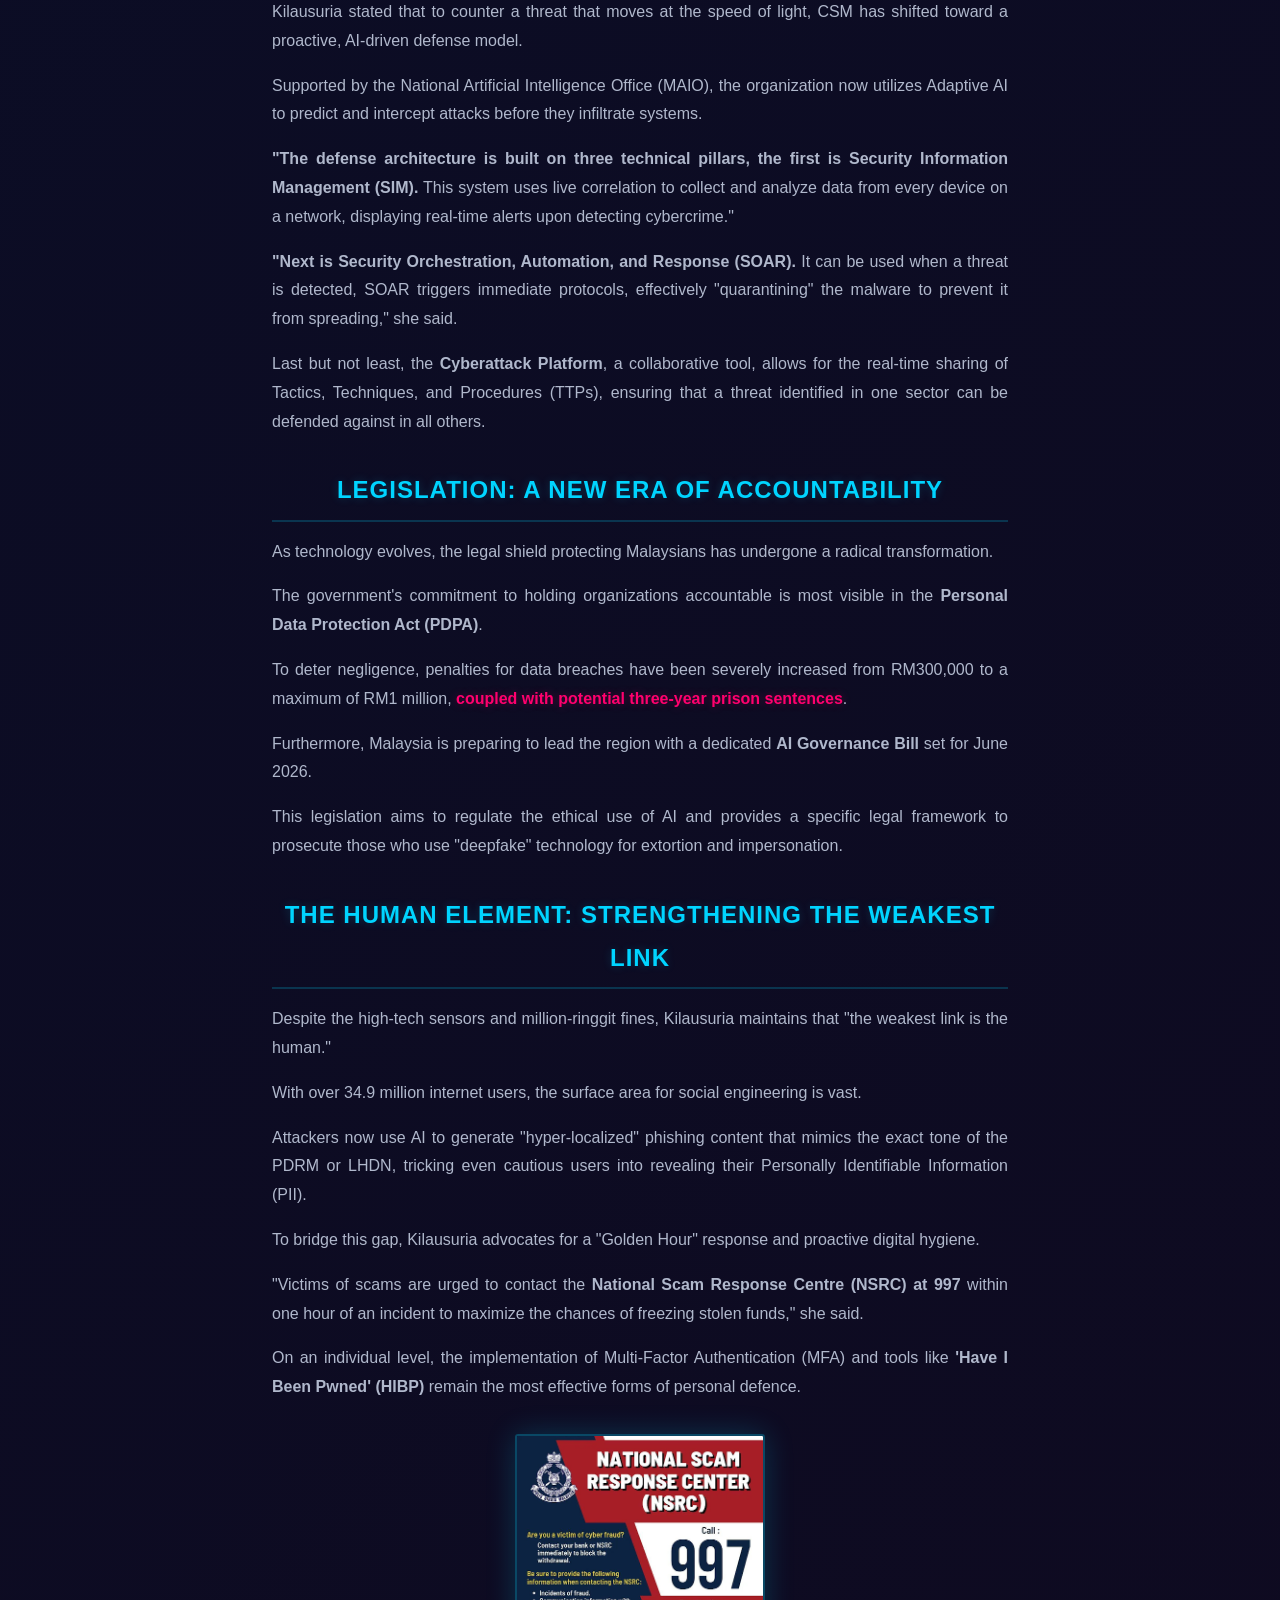
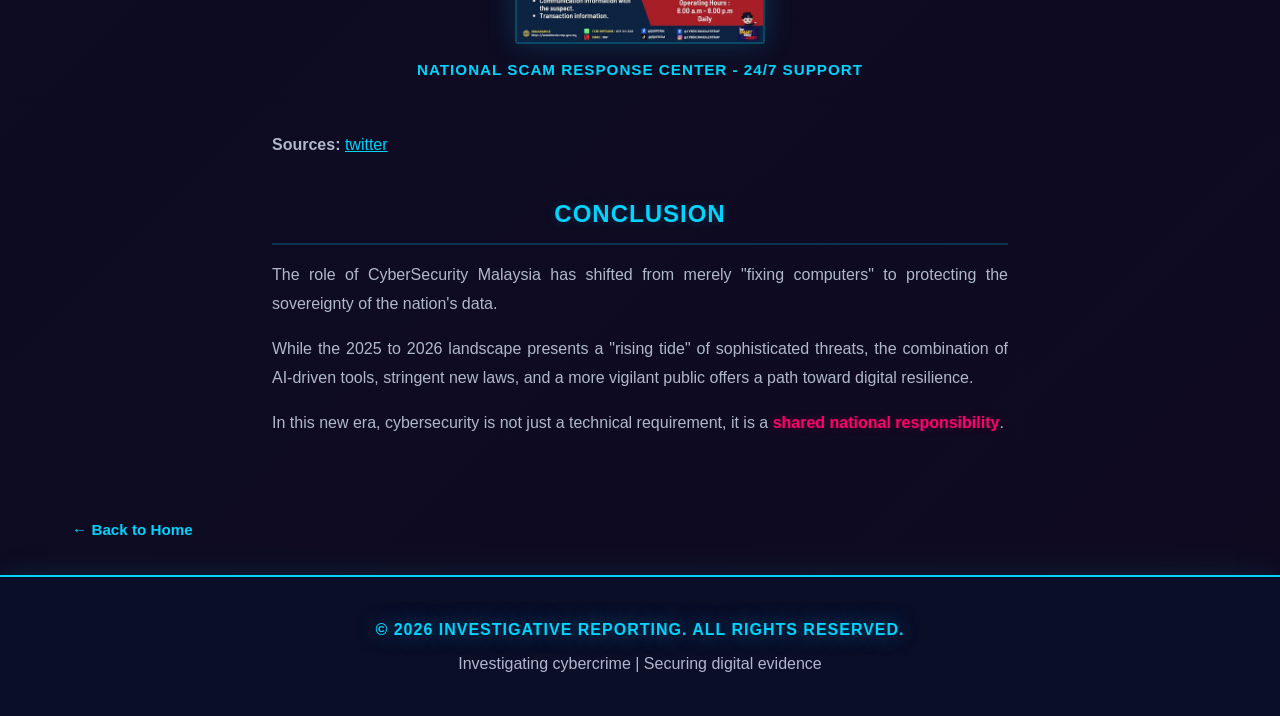
<file: article3.html>
<!DOCTYPE html>
<html lang="en">
<head>
    <meta charset="UTF-8">
    <meta name="viewport" content="width=device-width, initial-scale=1.0">
    <title>Cybersecurity's Role in Victim Protection and Recovery - Investigative Reporting</title>
    <link rel="icon" href="data:image/svg+xml,<svg xmlns='http://www.w3.org/2000/svg' viewBox='0 0 100 100'><text y='75' font-size='75' fill='%2300d4ff' font-weight='bold'>◆</text></svg>" type="image/svg+xml">
    <link rel="stylesheet" href="styles.css">
    <link rel="stylesheet" href="investigation-styles.css">
</head>
<body>
    <!-- Navigation -->
    <nav class="navbar">
        <div class="nav-container">
            <div class="nav-logo">
                <span class="logo-text">Investigative Reporting</span>
            </div>
            <ul class="nav-menu">
                <li class="nav-item"><a href="index.html" class="nav-link">Home</a></li>
                <li class="nav-item"><a href="about.html" class="nav-link">About Us</a></li>
                <li class="nav-item dropdown">
                    <a href="articles.html" class="nav-link dropdown-toggle">Articles</a>
                    <ul class="dropdown-menu">
                        <li><a href="article1.html" class="dropdown-link">Article 1</a></li>
                        <li><a href="article2.html" class="dropdown-link">Article 2</a></li>
                        <li><a href="article3.html" class="dropdown-link">Article 3</a></li>
                        <li><a href="article4.html" class="dropdown-link">Article 4</a></li>
                    </ul>
                </li>
                <li class="nav-item"><a href="series.html" class="nav-link">Series</a></li>
                <li class="nav-item"><a href="data-illustration.html" class="nav-link">Data Illustration</a></li>
                <li class="nav-item"><a href="cases.html" class="nav-link">Cases</a></li>
            </ul>
            <div class="hamburger" id="hamburger">
                <span></span>
                <span></span>
                <span></span>
            </div>
        </div>
    </nav>

    <!-- Investigation Content -->
    <div class="investigation-page">
        <div class="investigation-header">
            <div class="investigation-category" id="investigation-category">CYBERSECURITY</div>
            <h1 class="investigation-title" id="investigation-title">Cybersecurity's Role in Victim Protection and Recovery</h1>
            <div class="investigation-meta">
                <span class="investigation-author" id="investigation-author"></span>
                <button class="share-button">Share</button>
            </div>
        </div>

        <div class="investigation-container">
            <div class="investigation-content">
                <div class="investigation-excerpt" id="investigation-excerpt">
                    <p></p>
                </div>

                <div class="investigation-body" id="investigation-body">
                </div>
            </div>
        </div>
    </div>

    <!-- Back to Home -->
    <div class="back-to-home">
        <a href="index.html" class="back-link">← Back to Home</a>
    </div>

    <!-- Footer -->
    <footer class="footer">
        <div class="footer-content">
            <p>&copy; 2026 Investigative Reporting. All rights reserved.</p>
            <p>Investigating cybercrime | Securing digital evidence</p>
        </div>
    </footer>

    <script src="script.js"></script>
    <script type="module">
        import { article3 } from './articles/article3.js';
        
        // Set title and meta
        document.getElementById('investigation-title').textContent = article3.title;
        document.getElementById('investigation-category').textContent = article3.category.toUpperCase();
        
        // Set author if it exists
        const authorElement = document.getElementById('investigation-author');
        if (article3.author) {
            authorElement.textContent = 'By ' + article3.author + ' • ';
            authorElement.style.display = 'inline';
        } else {
            authorElement.style.display = 'none';
        }
        

        
        // Set image
        const imageElement = document.querySelector('.investigation-featured-image img');
        if (imageElement && article3.image) {
            imageElement.src = article3.image;
            imageElement.alt = article3.title;
        }

        // Set excerpt
        document.getElementById('investigation-excerpt').innerHTML = `<p>${article3.excerpt}</p>`;

        // Set body
        document.getElementById('investigation-body').innerHTML = article3.body;

        // Share functionality
        const shareButton = document.querySelector('.share-button');
        if (shareButton) {
            shareButton.addEventListener('click', function() {
                const text = 'Check out this article: ' + article3.title;
                if (navigator.share) {
                    navigator.share({
                        title: article3.title,
                        text: text,
                        url: window.location.href
                    }).catch(err => console.log('Error sharing:', err));
                } else {
                    alert('Share: ' + text + '\n\n' + window.location.href);
                }
            });
        }

        // Initialize mobile menu
        function initMobileMenu() {
            const hamburger = document.getElementById('hamburger');
            const navMenu = document.querySelector('.nav-menu');

            if (!hamburger) return;

            hamburger.addEventListener('click', function() {
                hamburger.classList.toggle('active');
                navMenu.classList.toggle('active');
            });

            const navLinks = document.querySelectorAll('.nav-link');
            navLinks.forEach(link => {
                link.addEventListener('click', function() {
                    hamburger.classList.remove('active');
                    navMenu.classList.remove('active');
                });
            });
        }

        initMobileMenu();
    </script>
</body>
</html>
</file>
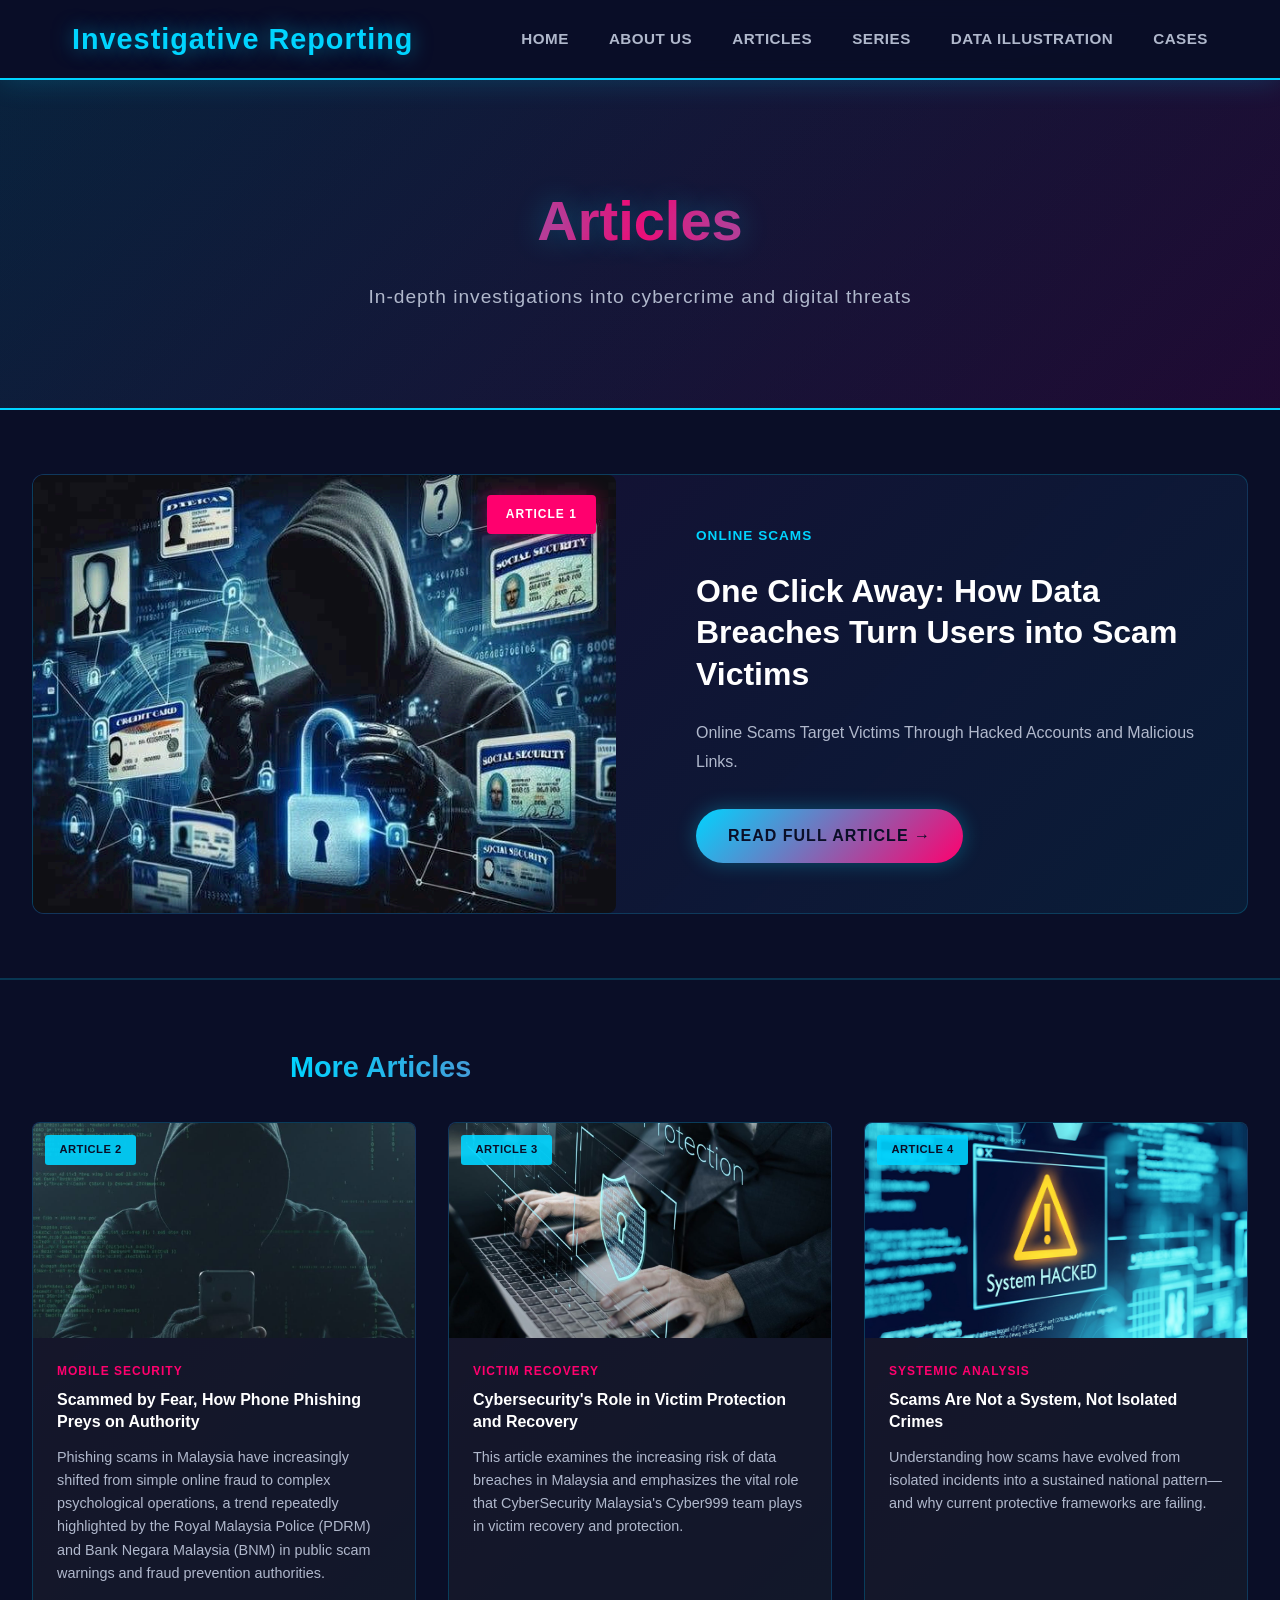
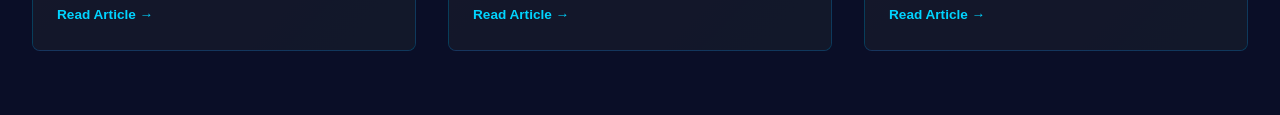
<file: articles.html>
<!DOCTYPE html>
<html lang="en">
<head>
    <meta charset="UTF-8">
    <meta name="viewport" content="width=device-width, initial-scale=1.0">
    <title>Articles - Investigative Reporting</title>
    <link rel="icon" href="data:image/svg+xml,<svg xmlns='http://www.w3.org/2000/svg' viewBox='0 0 100 100'><text y='75' font-size='75' fill='%2300d4ff' font-weight='bold'>◆</text></svg>" type="image/svg+xml">
    <link rel="stylesheet" href="styles.css">
    <link rel="stylesheet" href="articles-styles.css">
</head>
<body>
    <!-- Navigation -->
    <nav class="navbar">
        <div class="nav-container">
            <div class="nav-logo">
                <span class="logo-text">Investigative Reporting</span>
            </div>
            <ul class="nav-menu">
                <li class="nav-item"><a href="index.html" class="nav-link">Home</a></li>
                <li class="nav-item"><a href="about.html" class="nav-link">About Us</a></li>
                <li class="nav-item dropdown">
                    <a href="articles.html" class="nav-link dropdown-toggle">Articles</a>
                    <ul class="dropdown-menu">
                        <li><a href="article1.html" class="dropdown-link">Article 1</a></li>
                        <li><a href="article2.html" class="dropdown-link">Article 2</a></li>
                        <li><a href="article3.html" class="dropdown-link">Article 3</a></li>
                        <li><a href="article4.html" class="dropdown-link">Article 4</a></li>
                    </ul>
                </li>
                <li class="nav-item"><a href="series.html" class="nav-link">Series</a></li>
                <li class="nav-item"><a href="data-illustration.html" class="nav-link">Data Illustration</a></li>
                <li class="nav-item"><a href="cases.html" class="nav-link">Cases</a></li>
            </ul>
            <div class="hamburger" id="hamburger">
                <span></span>
                <span></span>
                <span></span>
            </div>
        </div>
    </nav>

    <!-- Articles Header Section -->
    <section class="articles-header">
        <div class="articles-header-content">
            <h1 class="articles-title">Articles</h1>
            <p class="articles-subtitle">In-depth investigations into cybercrime and digital threats</p>
        </div>
    </section>

    <!-- Featured Article Section -->
    <section class="featured-article-section">
        <div class="articles-container">
            <article class="featured-article-card">
                <div class="featured-image-wrapper">
                    <img src="assets/Article 1_image1.png" alt="Article 1" class="featured-image">
                    <span class="featured-badge">Article 1</span>
                </div>
                <div class="featured-article-content">
                    <div class="featured-meta">
                        <span class="featured-category">Online Scams</span>
                    </div>
                    <h2 class="featured-article-title">One Click Away: How Data Breaches Turn Users into Scam Victims</h2>
                    <p class="featured-article-excerpt">Online Scams Target Victims Through Hacked Accounts and Malicious Links.</p>
                    <a href="article2.html" class="featured-read-btn">Read Full Article →</a>
                </div>
            </article>
        </div>
    </section>

    <!-- Articles Grid Section -->
    <section class="articles-grid-section">
        <div class="articles-container">
            <h2 class="section-subtitle">More Articles</h2>
            <div class="articles-grid">
                <!-- Article 1 -->
                <article class="article-card">
                    <div class="article-image-wrapper">
                        <img src="assets/Article 2_image1.jpg" alt="Article 2" class="article-image">
                        <span class="article-label">Article 2</span>
                    </div>
                    <div class="article-content">
                        <p class="article-category">Mobile Security</p>
                        <h3 class="article-title">Scammed by Fear, How Phone Phishing Preys on Authority</h3>
                        <p class="article-excerpt">Phishing scams in Malaysia have increasingly shifted from simple online fraud to complex psychological operations, a trend repeatedly highlighted by the Royal Malaysia Police (PDRM) and Bank Negara Malaysia (BNM) in public scam warnings and fraud prevention authorities.</p>
                        <a href="article2.html" class="article-link">Read Article →</a>
                    </div>
                </article>

                <!-- Article 3 -->
                <article class="article-card">
                    <div class="article-image-wrapper">
                        <img src="assets/image3.jpg" alt="Article 3" class="article-image">
                        <span class="article-label">Article 3</span>
                    </div>
                    <div class="article-content">
                        <p class="article-category">Victim Recovery</p>
                        <h3 class="article-title">Cybersecurity's Role in Victim Protection and Recovery</h3>
                        <p class="article-excerpt">This article examines the increasing risk of data breaches in Malaysia and emphasizes the vital role that CyberSecurity Malaysia's Cyber999 team plays in victim recovery and protection.</p>
                        <a href="article3.html" class="article-link">Read Article →</a>
                    </div>
                </article>

                <!-- Article 4 -->
                <article class="article-card">
                    <div class="article-image-wrapper">
                        <img src="assets/article4.jpg" alt="Article 4" class="article-image">
                        <span class="article-label">Article 4</span>
                    </div>
                    <div class="article-content">
                        <p class="article-category">Systemic Analysis</p>
                        <h3 class="article-title">Scams Are Not a System, Not Isolated Crimes</h3>
                        <p class="article-excerpt">Understanding how scams have evolved from isolated incidents into a sustained national pattern—and why current protective frameworks are failing.</p>
                        <a href="article4.html" class="article-link">Read Article →</a>
                    </div>
                </article>
            </div>
        </div>
    </section>

    <script src="script.js"></script>
</body>
</html>
</file>
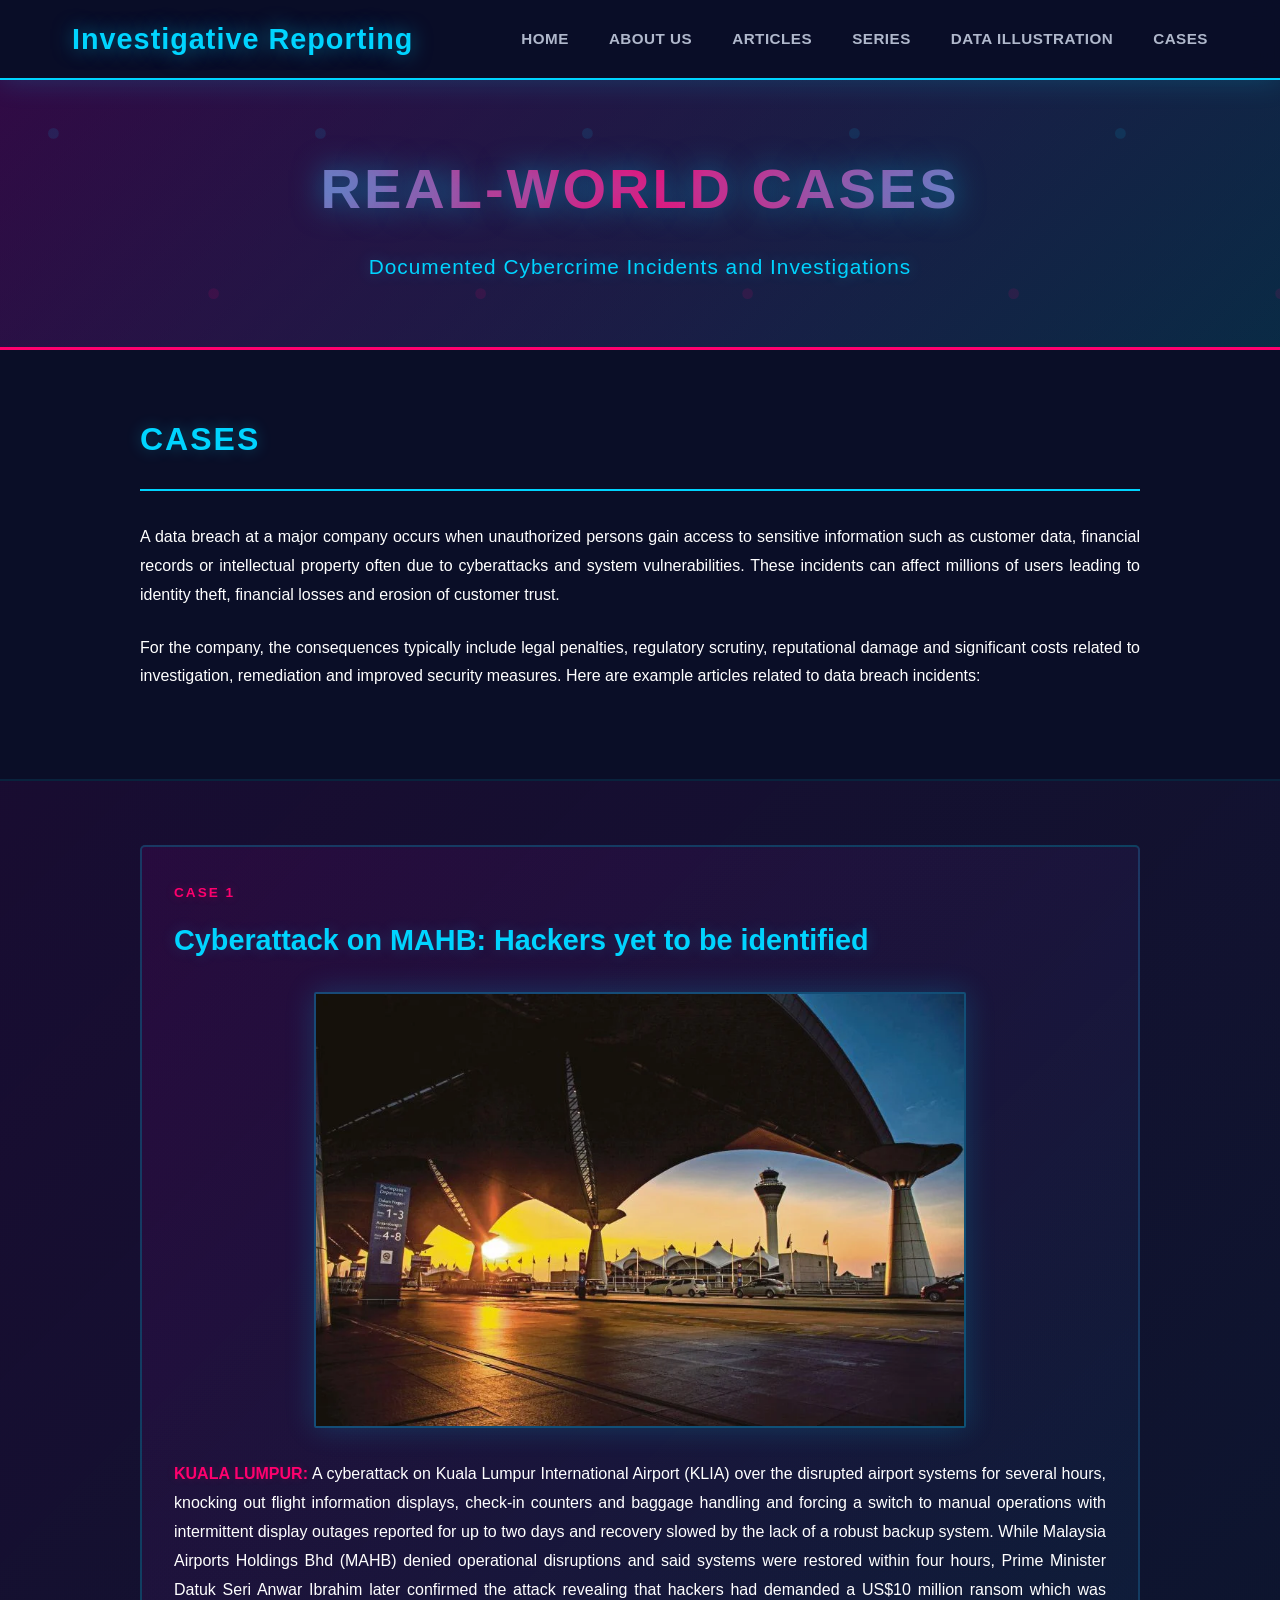
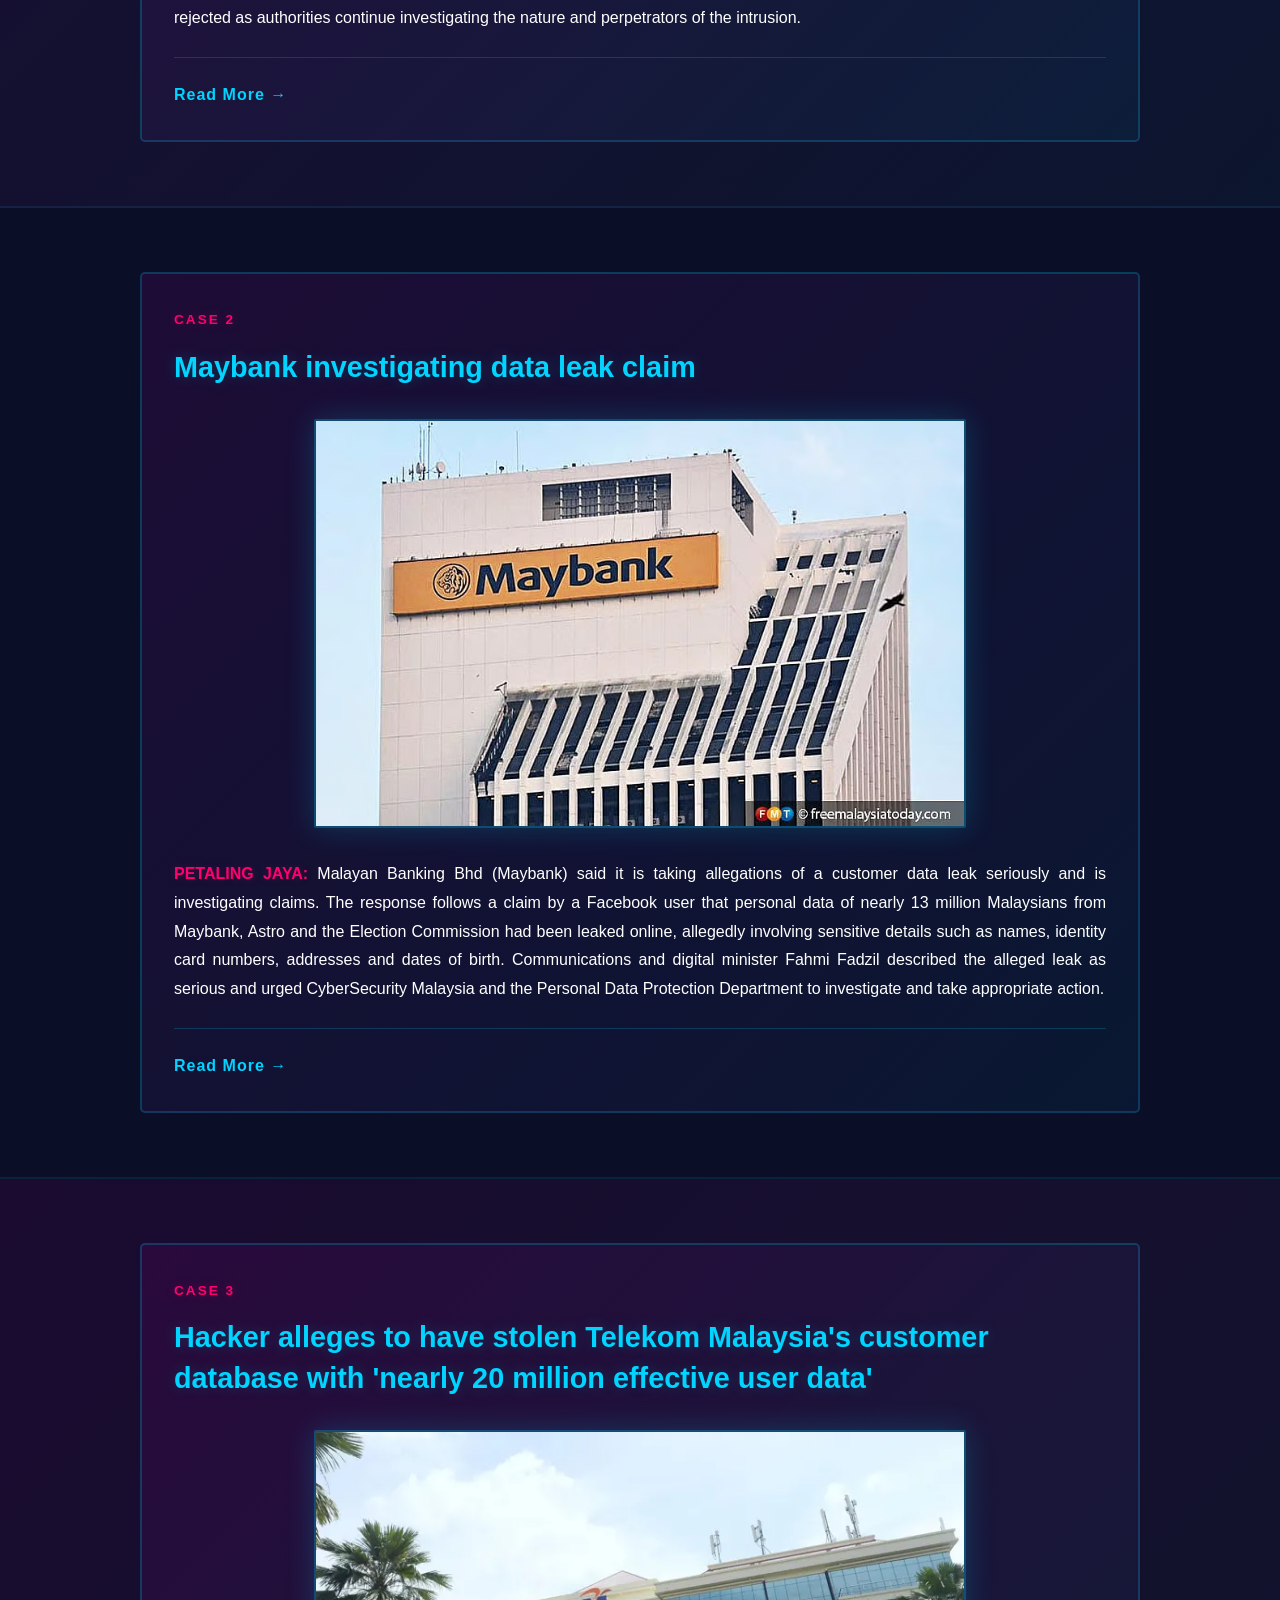
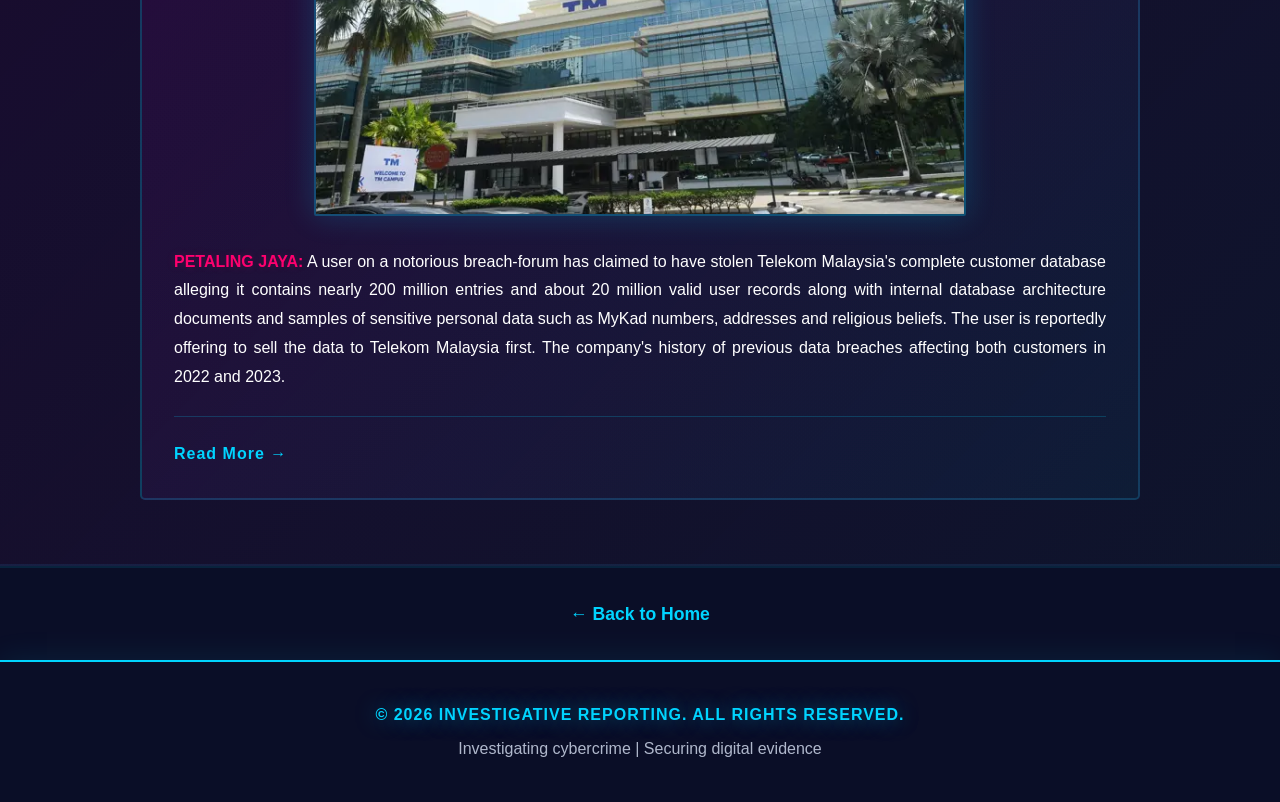
<file: cases.html>
<!DOCTYPE html>
<html lang="en">
<head>
    <meta charset="UTF-8">
    <meta name="viewport" content="width=device-width, initial-scale=1.0">
    <title>Cases - Investigative Reporting</title>
    <link rel="icon" href="data:image/svg+xml,<svg xmlns='http://www.w3.org/2000/svg' viewBox='0 0 100 100'><text y='75' font-size='75' fill='%2300d4ff' font-weight='bold'>◆</text></svg>" type="image/svg+xml">
    <link rel="stylesheet" href="styles.css">
    <link rel="stylesheet" href="cases-styles.css">
</head>
<body>
    <!-- Navigation -->
    <nav class="navbar">
        <div class="nav-container">
            <div class="nav-logo">
                <span class="logo-text">Investigative Reporting</span>
            </div>
            <ul class="nav-menu">
                <li class="nav-item"><a href="index.html" class="nav-link">Home</a></li>
                <li class="nav-item"><a href="about.html" class="nav-link">About Us</a></li>
                <li class="nav-item dropdown">
                    <a href="articles.html" class="nav-link dropdown-toggle">Articles</a>
                    <ul class="dropdown-menu">
                        <li><a href="article1.html" class="dropdown-link">Article 1</a></li>
                        <li><a href="article2.html" class="dropdown-link">Article 2</a></li>
                        <li><a href="article3.html" class="dropdown-link">Article 3</a></li>
                        <li><a href="article4.html" class="dropdown-link">Article 4</a></li>
                    </ul>
                </li>
                <li class="nav-item"><a href="series.html" class="nav-link">Series</a></li>
                <li class="nav-item"><a href="data-illustration.html" class="nav-link">Data Illustration</a></li>
                <li class="nav-item"><a href="cases.html" class="nav-link">Cases</a></li>
            </ul>
            <div class="hamburger" id="hamburger">
                <span></span>
                <span></span>
                <span></span>
            </div>
        </div>
    </nav>

    <!-- Cases Header -->
    <section class="cases-header">
        <div class="cases-header-content">
            <h1 class="cases-title">REAL-WORLD CASES</h1>
            <p class="cases-subtitle">Documented Cybercrime Incidents and Investigations</p>
        </div>
    </section>

    <!-- Cases Overview -->
    <section class="cases-section">
        <div class="cases-container">
            <div class="section-header-alt">
                <h2 class="section-title-alt">CASES</h2>
            </div>
            
            <p class="cases-intro">A data breach at a major company occurs when unauthorized persons gain access to sensitive information such as customer data, financial records or intellectual property often due to cyberattacks and system vulnerabilities. These incidents can affect millions of users leading to identity theft, financial losses and erosion of customer trust.</p>
            
            <p class="cases-intro">For the company, the consequences typically include legal penalties, regulatory scrutiny, reputational damage and significant costs related to investigation, remediation and improved security measures. Here are example articles related to data breach incidents:</p>
        </div>
    </section>

    <!-- Case 1 -->
    <section class="cases-section case-odd">
        <div class="cases-container">
            <div class="case-card">
                <div class="case-number">CASE 1</div>
                <h3 class="case-title">Cyberattack on MAHB: Hackers yet to be identified</h3>
                
                <div class="case-image-wrapper">
                    <img src="assets/case1.png" alt="KLIA Airport - Cyberattack on MAHB" class="case-image" />
                </div>

                <p class="case-text"><strong>KUALA LUMPUR:</strong> A cyberattack on Kuala Lumpur International Airport (KLIA) over the disrupted airport systems for several hours, knocking out flight information displays, check-in counters and baggage handling and forcing a switch to manual operations with intermittent display outages reported for up to two days and recovery slowed by the lack of a robust backup system. While Malaysia Airports Holdings Bhd (MAHB) denied operational disruptions and said systems were restored within four hours, Prime Minister Datuk Seri Anwar Ibrahim later confirmed the attack revealing that hackers had demanded a US$10 million ransom which was rejected as authorities continue investigating the nature and perpetrators of the intrusion.</p>

                <div class="case-read-more">
                    <a href="https://www.nst.com.my/news/nation/2025/03/1193233/cyberattack-mahb-hackers-yet-be-identified" target="_blank" class="case-link">Read More →</a>
                </div>
            </div>
        </div>
    </section>

    <!-- Case 2 -->
    <section class="cases-section case-even">
        <div class="cases-container">
            <div class="case-card">
                <div class="case-number">CASE 2</div>
                <h3 class="case-title">Maybank investigating data leak claim</h3>
                
                <div class="case-image-wrapper">
                    <img src="assets/case2.png" alt="Maybank Building - Data Leak Investigation" class="case-image" />
                </div>

                <p class="case-text"><strong>PETALING JAYA:</strong> Malayan Banking Bhd (Maybank) said it is taking allegations of a customer data leak seriously and is investigating claims. The response follows a claim by a Facebook user that personal data of nearly 13 million Malaysians from Maybank, Astro and the Election Commission had been leaked online, allegedly involving sensitive details such as names, identity card numbers, addresses and dates of birth. Communications and digital minister Fahmi Fadzil described the alleged leak as serious and urged CyberSecurity Malaysia and the Personal Data Protection Department to investigate and take appropriate action.</p>

                <div class="case-read-more">
                    <a href="https://www.freemalaysitoday.com/category/nation/2022/12/30/maybank-investigating-data-leak-claim" target="_blank" class="case-link">Read More →</a>
                </div>
            </div>
        </div>
    </section>

    <!-- Case 3 -->
    <section class="cases-section case-odd">
        <div class="cases-container">
            <div class="case-card">
                <div class="case-number">CASE 3</div>
                <h3 class="case-title">Hacker alleges to have stolen Telekom Malaysia's customer database with 'nearly 20 million effective user data'</h3>
                
                <div class="case-image-wrapper">
                    <img src="assets/case3.png" alt="Telekom Malaysia Building - Data Breach" class="case-image" />
                </div>

                <p class="case-text"><strong>PETALING JAYA:</strong> A user on a notorious breach-forum has claimed to have stolen Telekom Malaysia's complete customer database alleging it contains nearly 200 million entries and about 20 million valid user records along with internal database architecture documents and samples of sensitive personal data such as MyKad numbers, addresses and religious beliefs. The user is reportedly offering to sell the data to Telekom Malaysia first. The company's history of previous data breaches affecting both customers in 2022 and 2023.</p>

                <div class="case-read-more">
                    <a href="https://www.thestar.com.my/tech/tech-news/2024/01/26/hacker-alleges-to-have-stolen-telekom-malaysias-customer-database-with-nearly-20-million-effective-user-data" target="_blank" class="case-link">Read More →</a>
                </div>
            </div>
        </div>
    </section>

    <!-- Back to Home -->
    <div class="back-to-home">
        <a href="index.html" class="back-link">← Back to Home</a>
    </div>

    <!-- Footer -->
    <footer class="footer">
        <div class="footer-content">
            <p>&copy; 2026 Investigative Reporting. All rights reserved.</p>
            <p>Investigating cybercrime | Securing digital evidence</p>
        </div>
    </footer>

    <script src="script.js"></script>
    <script>
        // Initialize mobile menu
        function initMobileMenu() {
            const hamburger = document.getElementById('hamburger');
            const navMenu = document.querySelector('.nav-menu');

            if (!hamburger) return;

            hamburger.addEventListener('click', function() {
                hamburger.classList.toggle('active');
                navMenu.classList.toggle('active');
            });

            const navLinks = document.querySelectorAll('.nav-link');
            navLinks.forEach(link => {
                link.addEventListener('click', function() {
                    hamburger.classList.remove('active');
                    navMenu.classList.remove('active');
                });
            });
        }

        document.addEventListener('DOMContentLoaded', function() {
            initMobileMenu();
        });
    </script>
</body>
</html>
</file>
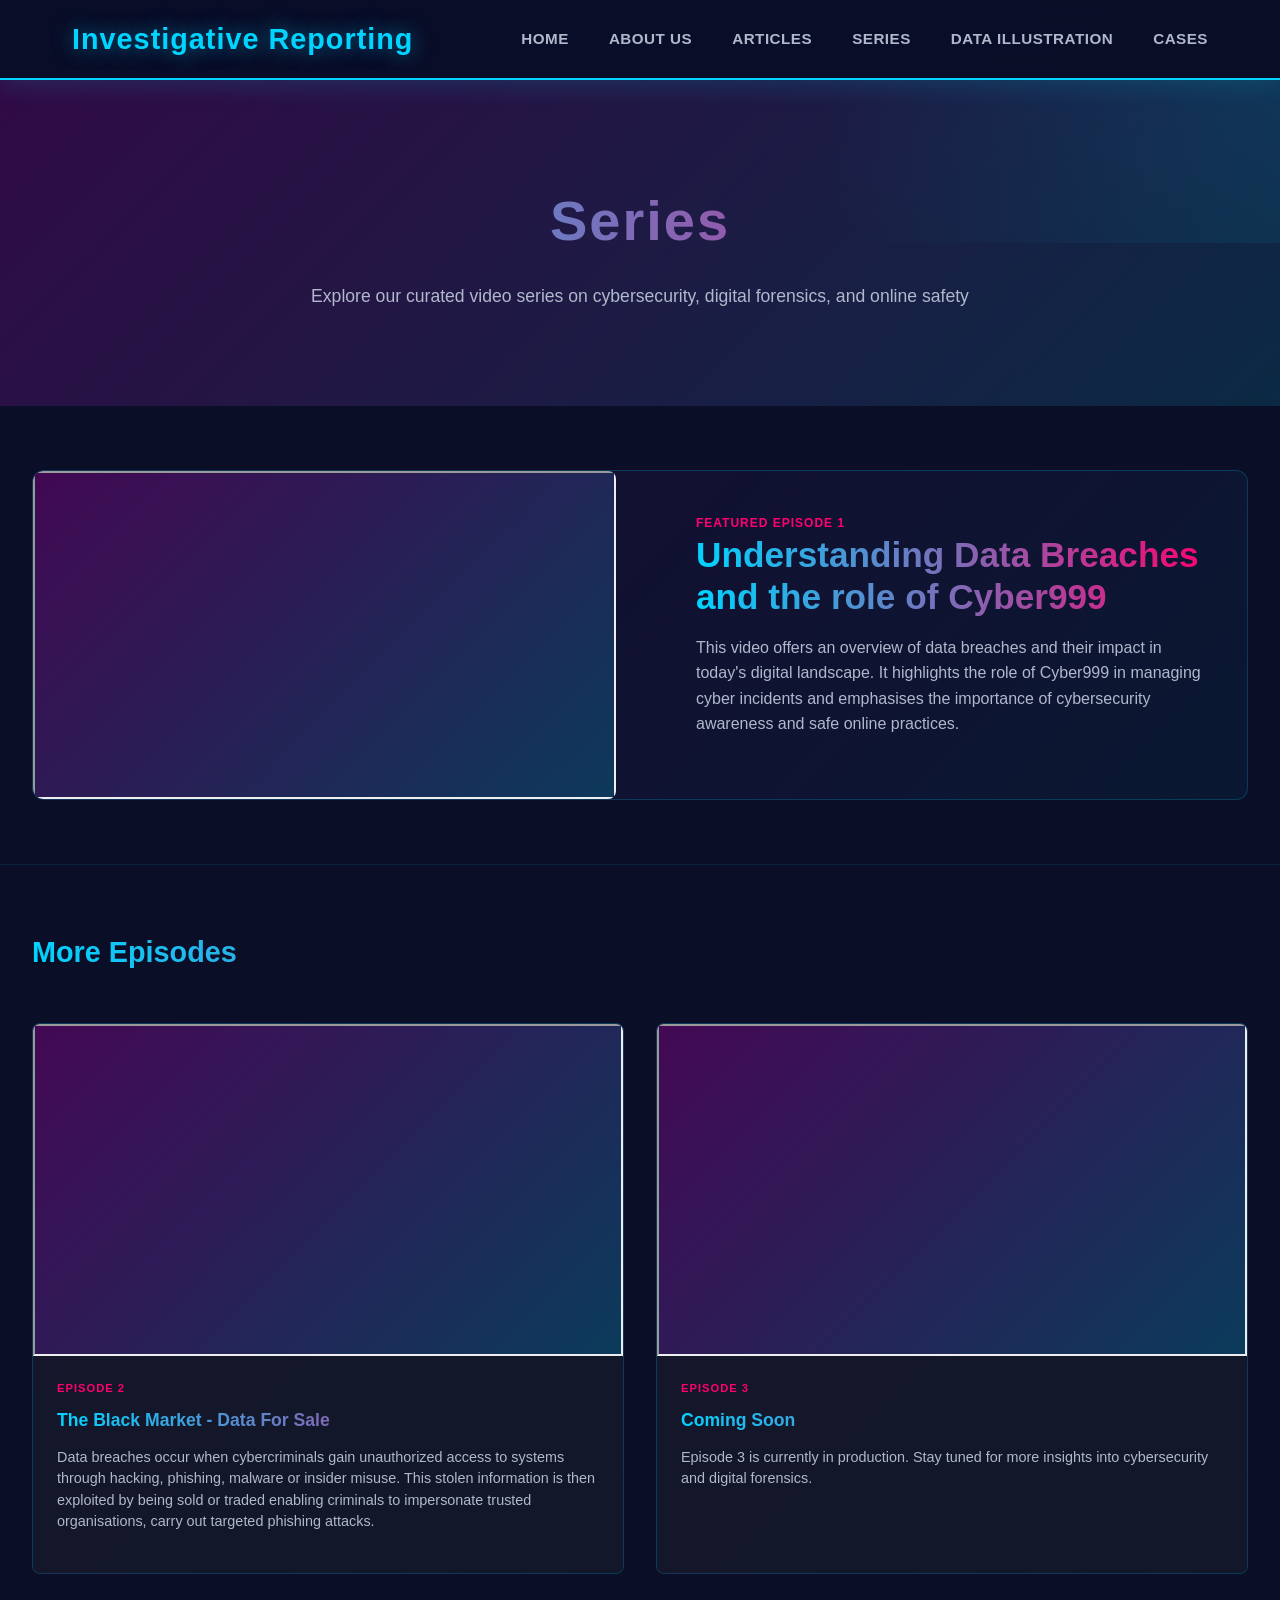
<file: series.html>
<!DOCTYPE html>
<html lang="en">
<head>
    <meta charset="UTF-8">
    <meta name="viewport" content="width=device-width, initial-scale=1.0">
    <title>Series - Investigative Reporting</title>
    <link rel="icon" href="data:image/svg+xml,<svg xmlns='http://www.w3.org/2000/svg' viewBox='0 0 100 100'><text y='75' font-size='75' fill='%2300d4ff' font-weight='bold'>◆</text></svg>" type="image/svg+xml">
    <link rel="stylesheet" href="styles.css">
    <link rel="stylesheet" href="series-styles.css">
</head>
<body>
    <!-- Navigation -->
    <nav class="navbar">
        <div class="nav-container">
            <div class="nav-logo">
                <span class="logo-text">Investigative Reporting</span>
            </div>
            <ul class="nav-menu">
                <li class="nav-item"><a href="index.html" class="nav-link">Home</a></li>
                <li class="nav-item"><a href="about.html" class="nav-link">About Us</a></li>
                <li class="nav-item dropdown">
                    <a href="articles.html" class="nav-link dropdown-toggle">Articles</a>
                    <ul class="dropdown-menu">
                        <li><a href="article1.html" class="dropdown-link">Article 1</a></li>
                        <li><a href="article2.html" class="dropdown-link">Article 2</a></li>
                        <li><a href="article3.html" class="dropdown-link">Article 3</a></li>
                        <li><a href="article4.html" class="dropdown-link">Article 4</a></li>
                    </ul>
                </li>
                <li class="nav-item"><a href="series.html" class="nav-link">Series</a></li>
                <li class="nav-item"><a href="data-illustration.html" class="nav-link">Data Illustration</a></li>
                <li class="nav-item"><a href="cases.html" class="nav-link">Cases</a></li>
            </ul>
            <div class="hamburger" id="hamburger">
                <span></span>
                <span></span>
                <span></span>
            </div>
        </div>
    </nav>

    <!-- Series Header Section -->
    <section class="series-header">
        <h1 class="series-title">Series</h1>
        <p class="series-subtitle">Explore our curated video series on cybersecurity, digital forensics, and online safety</p>
    </section>

    <!-- Featured Series Section -->
    <section class="featured-series-section">
        <div class="featured-series-container">
            <article class="featured-series-card">
                <div class="featured-series-video-wrapper">
                    <iframe class="featured-series-video" src="https://drive.google.com/file/d/1dPPLXZ3o3-EnY8npwrTtPfp7CS45GUOE/preview" allow="autoplay" allowfullscreen></iframe>
                </div>
                <div class="featured-series-content">
                    <span class="featured-series-label">Featured Episode 1</span>
                    <h2 class="featured-series-title">Understanding Data Breaches and the role of Cyber999</h2>
                    <p class="featured-series-description">This video offers an overview of data breaches and their impact in today's digital landscape. It highlights the role of Cyber999 in managing cyber incidents and emphasises the importance of cybersecurity awareness and safe online practices.</p>
                </div>
            </article>
        </div>
    </section>

    <!-- More Series Section -->
    <section class="more-series-section">
        <div class="more-series-container">
            <h2 class="series-section-subtitle">More Episodes</h2>
            <div class="series-grid">
                <!-- Episode 2 -->
                <article class="series-card">
                    <div class="series-video-wrapper">
                        <iframe class="series-video" src="https://drive.google.com/file/d/1q5mhEYDqZJVbK6xDqxdDkTqhZWrCqICH/preview" allow="autoplay" allowfullscreen></iframe>
                    </div>
                    <div class="series-content">
                        <span class="series-label">Episode 2</span>
                        <h3 class="series-name">The Black Market - Data For Sale</h3>
                        <p class="series-description">Data breaches occur when cybercriminals gain unauthorized access to systems through hacking, phishing, malware or insider misuse. This stolen information is then exploited by being sold or traded enabling criminals to impersonate trusted organisations, carry out targeted phishing attacks.</p>
                    </div>
                </article>

                <!-- Episode 3 (Placeholder) -->
                <article class="series-card">
                    <div class="series-video-wrapper">
                        <iframe class="series-video" src="about:blank" allow="autoplay" allowfullscreen></iframe>
                    </div>
                    <div class="series-content">
                        <span class="series-label">Episode 3</span>
                        <h3 class="series-name">Coming Soon</h3>
                        <p class="series-description">Episode 3 is currently in production. Stay tuned for more insights into cybersecurity and digital forensics.</p>
                    </div>
                </article>
            </div>
        </div>
    </section>

    <script src="script.js"></script>
</body>
</html>
</file>
<file: styles.css>
/* ===========================
   INVESTIGATIVE REPORTING - CYBERPUNK THEME
   Professional Structure + Neon Colors
   =========================== */

* {
    margin: 0;
    padding: 0;
    box-sizing: border-box;
}

:root {
    --primary-dark: #0a0e27;
    --secondary-dark: #1a1f3a;
    --accent-cyan: #00d4ff;
    --accent-magenta: #ff006e;
    --accent-purple: #6a0572;
    --text-primary: #ffffff;
    --text-secondary: #b0b8cc;
    --neon-glow: 0 0 20px rgba(0, 212, 255, 0.5);
    --neon-glow-magenta: 0 0 20px rgba(255, 0, 110, 0.5);
}

html {
    scroll-behavior: smooth;
}

body {
    font-family: 'Segoe UI', Tahoma, Geneva, Verdana, sans-serif;
    background: linear-gradient(135deg, var(--primary-dark) 0%, #0f0a20 100%);
    color: var(--text-primary);
    line-height: 1.6;
    overflow-x: hidden;
}

/* ===== TOP BAR ===== */
.top-bar {
    background: var(--primary-dark);
    color: var(--text-primary);
    padding: 0.7rem 0;
    border-bottom: 2px solid var(--accent-cyan);
    font-size: 0.85rem;
    box-shadow: 0 0 20px rgba(0, 212, 255, 0.2);
}

.top-bar-container {
    max-width: 1200px;
    margin: 0 auto;
    padding: 0 2rem;
    display: flex;
    justify-content: space-between;
    align-items: center;
}

.top-bar-date,
.top-bar-edition {
    letter-spacing: 0.5px;
}

/* ===== NAVIGATION ===== */
.navbar {
    position: sticky;
    top: 0;
    width: 100%;
    background: rgba(10, 14, 39, 0.95);
    backdrop-filter: blur(10px);
    border-bottom: 2px solid var(--accent-cyan);
    box-shadow: 0 0 30px rgba(0, 212, 255, 0.2);
    z-index: 1000;
    padding: 0;
}

.nav-container {
    max-width: 1200px;
    margin: 0 auto;
    padding: 1rem 2rem;
    display: flex;
    justify-content: space-between;
    align-items: center;
}

.nav-logo {
    display: flex;
    align-items: center;
    font-size: 1.8rem;
    font-weight: 700;
    color: var(--accent-cyan);
    text-decoration: none;
    letter-spacing: 1px;
    text-shadow: var(--neon-glow);
}

.logo-text {
    color: var(--accent-cyan);
    text-shadow: var(--neon-glow);
}

.nav-menu {
    display: flex;
    list-style: none;
    gap: 2.5rem;
}

.nav-link {
    color: var(--text-secondary);
    text-decoration: none;
    font-size: 0.95rem;
    font-weight: 600;
    letter-spacing: 0.5px;
    position: relative;
    transition: all 0.3s ease;
    text-transform: uppercase;
}

.nav-link::after {
    content: '';
    position: absolute;
    bottom: -5px;
    left: 0;
    width: 0;
    height: 3px;
    background: linear-gradient(90deg, var(--accent-cyan), var(--accent-magenta));
    transition: width 0.3s ease;
}

.nav-link:hover {
    color: var(--accent-cyan);
    text-shadow: var(--neon-glow);
}

.nav-link:hover::after {
    width: 100%;
}

/* ===== DROPDOWN MENU ===== */
.dropdown {
    position: relative;
}


.dropdown:hover .dropdown-toggle::after {
    transform: rotate(180deg);
}

.dropdown-menu {
    display: none;
    position: absolute;
    top: 100%;
    left: 0;
    background: rgba(10, 14, 39, 0.98);
    backdrop-filter: blur(10px);
    border: 2px solid var(--accent-cyan);
    border-top: none;
    border-radius: 0 0 5px 5px;
    min-width: 250px;
    list-style: none;
    padding: 0.5rem 0;
    margin-top: -2px;
    box-shadow: 0 10px 30px rgba(0, 212, 255, 0.2);
    z-index: 999;
}

.dropdown:hover .dropdown-menu {
    display: block;
    animation: slideDown 0.3s ease;
}

@keyframes slideDown {
    from {
        opacity: 0;
        transform: translateY(-10px);
    }
    to {
        opacity: 1;
        transform: translateY(0);
    }
}

.dropdown-menu li {
    padding: 0;
}

.dropdown-link {
    display: block;
    padding: 0.8rem 1.5rem;
    color: var(--text-secondary);
    text-decoration: none;
    font-size: 0.9rem;
    letter-spacing: 0.5px;
    transition: all 0.3s ease;
    border-left: 3px solid transparent;
    text-transform: none;
}

.dropdown-link:hover {
    color: var(--accent-cyan);
    background: rgba(0, 212, 255, 0.1);
    border-left-color: var(--accent-magenta);
    text-shadow: var(--neon-glow);
}

.hamburger {
    display: none;
    flex-direction: column;
    cursor: pointer;
    gap: 5px;
    z-index: 1001;
}

.hamburger span {
    width: 25px;
    height: 3px;
    background: var(--accent-cyan);
    transition: all 0.3s ease;
    border-radius: 2px;
    display: block;
}

.hamburger.active span:nth-child(1) {
    transform: rotate(-45deg) translate(-5px, 6px);
}

.hamburger.active span:nth-child(2) {
    opacity: 0;
}

.hamburger.active span:nth-child(3) {
    transform: rotate(45deg) translate(-5px, -6px);
}

/* ===== FEATURED STORY SECTION ===== */
.featured-story {
    background: linear-gradient(135deg, rgba(106, 5, 114, 0.3) 0%, rgba(0, 212, 255, 0.1) 100%);
    padding: 4rem 2rem;
    border-bottom: 3px solid var(--accent-cyan);
}

.featured-container {
    max-width: 1200px;
    margin: 0 auto;
}

.main-story {
    max-width: 900px;
}

.story-title {
    font-size: 3.2rem;
    font-weight: 900;
    color: var(--text-primary);
    margin-bottom: 1rem;
    line-height: 1.2;
    text-transform: uppercase;
    letter-spacing: 2px;
    background: linear-gradient(90deg, var(--accent-cyan), var(--accent-magenta), var(--accent-cyan));
    -webkit-background-clip: text;
    -webkit-text-fill-color: transparent;
    background-clip: text;
    text-shadow: 0 0 30px rgba(0, 212, 255, 0.5), 0 0 60px rgba(255, 0, 110, 0.3);
}

.story-subtitle {
    font-size: 1.4rem;
    color: var(--text-secondary);
    margin-bottom: 1rem;
    font-style: italic;
}

.story-byline {
    font-size: 0.9rem;
    color: var(--text-secondary);
    margin-bottom: 1.5rem;
    font-weight: 600;
}

.story-excerpt {
    font-size: 1.1rem;
    color: var(--text-primary);
    margin-bottom: 2rem;
    line-height: 1.8;
    max-width: 700px;
}

.read-button {
    background: linear-gradient(135deg, var(--accent-cyan), var(--accent-magenta));
    color: var(--primary-dark);
    padding: 0.9rem 2rem;
    border: 2px solid var(--accent-cyan);
    border-radius: 3px;
    font-size: 0.95rem;
    font-weight: 600;
    cursor: pointer;
    transition: all 0.3s ease;
    text-transform: uppercase;
    letter-spacing: 0.5px;
    box-shadow: 0 0 20px rgba(0, 212, 255, 0.4);
}

.read-button:hover {
    transform: scale(1.05);
    box-shadow: 0 0 40px rgba(0, 212, 255, 0.6), 0 0 80px rgba(255, 0, 110, 0.3);
}

/* ===== HERO SECTION ===== */
.hero {
    margin-top: 0;
    min-height: 100vh;
    display: flex;
    align-items: center;
    justify-content: center;
    position: relative;
    overflow: hidden;
    background: linear-gradient(135deg, rgba(106, 5, 114, 0.3) 0%, rgba(0, 212, 255, 0.1) 100%);
}

.circuit-overlay {
    position: absolute;
    top: 0;
    left: 0;
    right: 0;
    bottom: 0;
    background-image:
        linear-gradient(0deg, transparent 60%, rgba(0, 212, 255, 0.05) 25%, rgba(0, 212, 255, 0.05) 26%, transparent 27%, transparent 74%, rgba(0, 212, 255, 0.05) 75%, rgba(0, 212, 255, 0.05) 76%, transparent 77%, transparent),
        linear-gradient(90deg, transparent 60%, rgba(0, 212, 255, 0.05) 25%, rgba(0, 212, 255, 0.05) 26%, transparent 27%, transparent 74%, rgba(0, 212, 255, 0.05) 75%, rgba(0, 212, 255, 0.05) 76%, transparent 77%, transparent);
    background-size: 80px 80px;
    animation: moveGrid 8s linear infinite;
    opacity: 0.5;
}

@keyframes moveGrid {
    0% { transform: translate(0, 0); }
    100% { transform: translate(80px, 80px); }
}

.hero-content {
    position: relative;
    z-index: 10;
    text-align: center;
    max-width: 800px;
}

.hero-title {
    font-size: 4rem;
    font-weight: 900;
    margin-bottom: 1rem;
    text-transform: uppercase;
    letter-spacing: 3px;
    text-shadow: 0 0 30px rgba(0, 212, 255, 0.5),
                 0 0 60px rgba(255, 0, 110, 0.3);
    background: linear-gradient(90deg, var(--accent-cyan), var(--accent-magenta), var(--accent-cyan));
    -webkit-background-clip: text;
    -webkit-text-fill-color: transparent;
    background-clip: text;
    animation: flicker 0.15s infinite;
}

@keyframes flicker {
    0%, 19%, 21%, 23%, 25%, 54%, 56%, 100% {
        text-shadow: 0 0 30px rgba(0, 212, 255, 0.5),
                     0 0 60px rgba(255, 0, 110, 0.3);
    }
    20%, 24%, 55% {
        text-shadow: 0 0 10px rgba(0, 212, 255, 0.3),
                     0 0 20px rgba(255, 0, 110, 0.1);
    }
}

.hero-subtitle {
    font-size: 1.3rem;
    color: var(--text-secondary);
    margin-bottom: 3rem;
    letter-spacing: 1px;
}

.cta-button {
    padding: 1rem 2.5rem;
    font-size: 1rem;
    font-weight: bold;
    text-transform: uppercase;
    letter-spacing: 2px;
    background: linear-gradient(135deg, var(--accent-cyan), var(--accent-magenta));
    color: var(--primary-dark);
    border: 2px solid var(--accent-cyan);
    border-radius: 50px;
    cursor: pointer;
    transition: all 0.3s ease;
    box-shadow: 0 0 20px rgba(0, 212, 255, 0.4), inset 0 0 20px rgba(0, 212, 255, 0.1);
    position: relative;
    overflow: hidden;
}

.cta-button::before {
    content: '';
    position: absolute;
    top: 50%;
    left: 50%;
    width: 0;
    height: 0;
    border-radius: 50%;
    background: rgba(255, 255, 255, 0.2);
    transform: translate(-50%, -50%);
    transition: width 0.6s, height 0.6s;
}

.cta-button:hover {
    transform: scale(1.05);
    box-shadow: 0 0 40px rgba(0, 212, 255, 0.6), 
                0 0 80px rgba(255, 0, 110, 0.3),
                inset 0 0 30px rgba(0, 212, 255, 0.2);
}

.cta-button:active {
    transform: scale(0.98);
}

.neon-lines {
    position: absolute;
    width: 100%;
    height: 100%;
    pointer-events: none;
}

.line {
    position: absolute;
    background: linear-gradient(90deg, transparent, var(--accent-cyan), transparent);
    opacity: 0.3;
    animation: lineMove 4s linear infinite;
}

.line-1 {
    width: 100%;
    height: 2px;
    top: 25%;
}

.line-2 {
    width: 100%;
    height: 2px;
    top: 50%;
    animation-delay: 1.3s;
}

.line-3 {
    width: 100%;
    height: 2px;
    top: 75%;
    animation-delay: 2.6s;
}

@keyframes lineMove {
    0% { transform: translateX(-100%); }
    100% { transform: translateX(100%); }
}

/* ===== SECTION TITLES ===== */
.section-title {
    font-size: 2.5rem;
    font-weight: 900;
    color: var(--text-primary);
    margin-bottom: 2.5rem;
    text-align: center;
    position: relative;
    padding-bottom: 1rem;
    text-transform: uppercase;
    letter-spacing: 2px;
    background: linear-gradient(90deg, var(--accent-cyan), var(--accent-magenta));
    -webkit-background-clip: text;
    -webkit-text-fill-color: transparent;
    background-clip: text;
}

.section-title::after {
    content: '';
    position: absolute;
    bottom: 0;
    left: 50%;
    transform: translateX(-50%);
    width: 60px;
    height: 4px;
    background: linear-gradient(90deg, var(--accent-cyan), var(--accent-magenta));
    border-radius: 2px;
}

/* ===== CONTENT SECTION ===== */
.content-section {
    padding: 5rem 2rem;
    background: linear-gradient(180deg, rgba(26, 31, 58, 0.5) 0%, rgba(106, 5, 114, 0.2) 100%);
    border-bottom: 1px solid rgba(0, 212, 255, 0.2);
}

.content-container {
    max-width: 1400px;
    margin: 0 auto;
}

.section-header {
    text-align: center;
    margin-bottom: 4rem;
}

.section-header .section-title {
    font-size: 2.5rem;
    font-weight: 900;
    background: linear-gradient(90deg, var(--accent-cyan), var(--accent-magenta), var(--accent-cyan));
    background-size: 200% auto;
    -webkit-background-clip: text;
    -webkit-text-fill-color: transparent;
    background-clip: text;
    letter-spacing: 1px;
    margin-bottom: 1rem;
}

.section-subtitle {
    font-size: 1.1rem;
    color: var(--text-secondary);
    max-width: 700px;
    margin: 0 auto;
    line-height: 1.6;
}

.content-grid {
    display: grid;
    grid-template-columns: repeat(auto-fit, minmax(320px, 1fr));
    gap: 2.5rem;
}

.content-card {
    background: linear-gradient(135deg, rgba(106, 5, 114, 0.15) 0%, rgba(0, 212, 255, 0.05) 100%);
    border: 2px solid rgba(0, 212, 255, 0.3);
    border-radius: 8px;
    padding: 2rem;
    transition: all 0.3s ease;
    position: relative;
    overflow: hidden;
    box-shadow: 0 0 20px rgba(0, 212, 255, 0.1);
    display: flex;
    flex-direction: column;
}

.content-card::before {
    content: '';
    position: absolute;
    top: 0;
    left: -100%;
    width: 100%;
    height: 100%;
    background: linear-gradient(90deg, transparent, rgba(0, 212, 255, 0.1), transparent);
    transition: left 0.5s ease;
}

.content-card:hover {
    transform: translateY(-8px);
    border-color: var(--accent-cyan);
    box-shadow: 0 0 40px rgba(0, 212, 255, 0.3), 0 0 60px rgba(255, 0, 110, 0.2);
}

.content-card:hover::before {
    left: 100%;
}

.content-card.featured {
    grid-column: span 1;
    background: linear-gradient(135deg, rgba(106, 5, 114, 0.25) 0%, rgba(0, 212, 255, 0.1) 100%);
    border: 2px solid rgba(0, 212, 255, 0.5);
}

.content-card.featured:hover {
    border-color: var(--accent-magenta);
    box-shadow: 0 0 50px rgba(0, 212, 255, 0.4), 0 0 80px rgba(255, 0, 110, 0.3);
}

.content-header {
    margin-bottom: 1.5rem;
}

.content-badge {
    display: inline-block;
    background: rgba(0, 212, 255, 0.2);
    color: var(--accent-cyan);
    padding: 0.4rem 0.9rem;
    border-radius: 20px;
    font-size: 0.75rem;
    font-weight: 700;
    text-transform: uppercase;
    letter-spacing: 0.5px;
    margin-bottom: 0.8rem;
    border: 1px solid var(--accent-cyan);
}

.content-card.featured .content-badge {
    background: rgba(255, 0, 110, 0.2);
    color: var(--accent-magenta);
    border-color: var(--accent-magenta);
}

.content-title {
    font-size: 1.3rem;
    font-weight: 700;
    color: var(--text-primary);
    margin: 0;
    line-height: 1.3;
}

.content-description {
    color: var(--text-secondary);
    margin-bottom: 1rem;
    line-height: 1.7;
    font-size: 0.95rem;
}

.content-link {
    color: var(--accent-cyan);
    text-decoration: none;
    font-weight: 600;
    font-size: 0.9rem;
    transition: all 0.3s ease;
    margin-top: auto;
    display: inline-block;
}

.content-link:hover {
    color: var(--accent-magenta);
    transform: translateX(5px);
}

.content-card.featured .content-link {
    color: var(--accent-magenta);
}

.content-card.featured .content-link:hover {
    color: var(--accent-cyan);
}

.content-category {
    display: inline-block;
    font-size: 0.75rem;
    font-weight: 900;
    color: var(--accent-magenta);
    letter-spacing: 2px;
    text-transform: uppercase;
    margin-bottom: 0.8rem;
    padding-bottom: 0.8rem;
    border-bottom: 2px solid rgba(255, 0, 110, 0.3);
    width: 100%;
}

/* Responsive Design for Content Section */
@media (max-width: 1024px) {
    .section-header {
        margin-bottom: 3rem;
    }

    .section-header .section-title {
        font-size: 2rem;
    }

    .content-card.featured {
        grid-column: span 1;
    }

    .content-grid {
        grid-template-columns: repeat(auto-fit, minmax(280px, 1fr));
    }
}

@media (max-width: 768px) {
    .content-section {
        padding: 3rem 1.5rem;
    }

    .section-header {
        margin-bottom: 2.5rem;
    }

    .section-header .section-title {
        font-size: 1.8rem;
    }

    .section-subtitle {
        font-size: 1rem;
    }

    .content-grid {
        grid-template-columns: 1fr;
        gap: 2rem;
    }

    .content-card {
        padding: 1.5rem;
    }

    .content-title {
        font-size: 1.1rem;
    }

    .content-description {
        font-size: 0.9rem;
    }
}

@media (max-width: 480px) {
    .content-section {
        padding: 2rem 1rem;
    }

    .section-header {
        margin-bottom: 2rem;
    }

    .section-header .section-title {
        font-size: 1.5rem;
    }

    .section-subtitle {
        font-size: 0.9rem;
    }

    .content-grid {
        gap: 1.5rem;
    }

    .content-card {
        padding: 1.2rem;
    }

    .content-badge {
        font-size: 0.65rem;
        padding: 0.3rem 0.7rem;
    }

    .content-title {
        font-size: 1rem;
    }

    .content-description {
        font-size: 0.85rem;
        margin-bottom: 0.8rem;
    }
}

.services-container {
    max-width: 1200px;
    margin: 0 auto;
}

.services-grid {
    display: grid;
    grid-template-columns: repeat(auto-fit, minmax(300px, 1fr));
    gap: 2rem;
}

.service-card {
    background: rgba(26, 31, 58, 0.8);
    padding: 2rem;
    border: 2px solid rgba(0, 212, 255, 0.3);
    border-left: 4px solid var(--accent-magenta);
    border-radius: 5px;
    transition: all 0.3s ease;
    position: relative;
    overflow: hidden;
    box-shadow: 0 0 20px rgba(0, 212, 255, 0.1);
}

.service-card:hover {
    transform: translateY(-5px);
    border-left-color: var(--accent-cyan);
    border-color: var(--accent-cyan);
    box-shadow: 0 0 40px rgba(0, 212, 255, 0.3), 0 0 60px rgba(255, 0, 110, 0.2);
}

.service-header {
    margin-bottom: 1rem;
}

.service-title {
    font-size: 1.3rem;
    font-weight: 700;
    color: var(--accent-cyan);
    margin: 0;
    text-transform: uppercase;
    letter-spacing: 1px;
}

.service-description {
    color: var(--text-secondary);
    margin-bottom: 1.5rem;
    line-height: 1.7;
}

.service-link {
    color: var(--accent-cyan);
    text-decoration: none;
    font-weight: 600;
    transition: all 0.3s ease;
    display: inline-block;
}

.service-link:hover {
    color: var(--accent-magenta);
    margin-left: 5px;
    text-shadow: var(--neon-glow-magenta);
}

/* ===== WHY CHOOSE SECTION ===== */
.why-choose {
    padding: 5rem 2rem;
    background: linear-gradient(180deg, rgba(106, 5, 114, 0.3) 0%, rgba(10, 14, 39, 0.8) 100%);
    border-bottom: 1px solid rgba(255, 0, 110, 0.2);
}

.why-choose-container {
    max-width: 1200px;
    margin: 0 auto;
}

.why-choose-grid {
    display: grid;
    grid-template-columns: repeat(auto-fit, minmax(250px, 1fr));
    gap: 2rem;
}

.why-item {
    background: linear-gradient(135deg, rgba(26, 31, 58, 0.6) 0%, rgba(106, 5, 114, 0.2) 100%);
    padding: 2rem;
    border-left: 4px solid var(--accent-magenta);
    border-right: 1px solid rgba(0, 212, 255, 0.2);
    border-radius: 5px;
    transition: all 0.3s ease;
    text-align: center;
    position: relative;
}

.why-item:hover {
    border-left-color: var(--accent-cyan);
    transform: translateX(10px);
    box-shadow: inset 0 0 20px rgba(0, 212, 255, 0.1);
}

.why-number {
    font-size: 2.5rem;
    font-weight: 700;
    color: var(--accent-magenta);
    margin-bottom: 0.5rem;
    opacity: 0.8;
}

.why-title {
    font-size: 1.2rem;
    font-weight: 700;
    color: var(--accent-cyan);
    margin-bottom: 1rem;
    text-transform: uppercase;
    letter-spacing: 1px;
}

.why-item p {
    color: var(--text-secondary);
    line-height: 1.6;
}

/* ===== THREATS SECTION ===== */
.threats-section {
    padding: 5rem 2rem;
    background: linear-gradient(180deg, rgba(10, 14, 39, 0.8) 0%, rgba(26, 31, 58, 0.5) 100%);
    border-top: 1px solid rgba(255, 0, 110, 0.2);
}

.threats-container {
    max-width: 1200px;
    margin: 0 auto;
}

.threats-grid {
    display: grid;
    grid-template-columns: repeat(auto-fit, minmax(320px, 1fr));
    gap: 2rem;
}

.threat-item {
    background: rgba(26, 31, 58, 0.7);
    padding: 2rem;
    border: 2px solid rgba(255, 0, 110, 0.2);
    border-top: 4px solid var(--accent-magenta);
    border-radius: 5px;
    transition: all 0.3s ease;
    position: relative;
}

.threat-item:hover {
    border-color: var(--accent-magenta);
    box-shadow: 0 0 30px rgba(255, 0, 110, 0.3);
    transform: translateY(-3px);
}

.threat-tag {
    display: inline-block;
    padding: 0.4rem 0.8rem;
    border-radius: 3px;
    font-size: 0.75rem;
    font-weight: 700;
    letter-spacing: 0.5px;
    margin-bottom: 1rem;
    text-transform: uppercase;
}

.threat-tag.high {
    background: rgba(255, 0, 110, 0.2);
    color: #ff6b9d;
    border: 1px solid rgba(255, 0, 110, 0.5);
}

.threat-tag.medium {
    background: rgba(0, 212, 255, 0.2);
    color: #00d4ff;
    border: 1px solid rgba(0, 212, 255, 0.5);
}

.threat-title {
    font-size: 1.3rem;
    font-weight: 700;
    color: var(--accent-magenta);
    margin-bottom: 0.8rem;
    text-transform: uppercase;
    letter-spacing: 1px;
}

.threat-description {
    color: var(--text-secondary);
    margin-bottom: 1.5rem;
    line-height: 1.7;
}

.threat-link {
    color: var(--accent-cyan);
    text-decoration: none;
    font-weight: 600;
    transition: all 0.3s ease;
    display: inline-block;
}

.threat-link:hover {
    color: var(--accent-magenta);
    margin-left: 5px;
    text-shadow: var(--neon-glow-magenta);
}

/* ===== CONTACT SECTION ===== */
.contact-section {
    padding: 5rem 2rem;
    background: linear-gradient(180deg, rgba(26, 31, 58, 0.5) 0%, rgba(106, 5, 114, 0.2) 100%);
    border-top: 1px solid rgba(0, 212, 255, 0.2);
}

.contact-container {
    max-width: 1200px;
    margin: 0 auto;
}

.contact-wrapper {
    display: grid;
    grid-template-columns: 1.5fr 1fr;
    gap: 3rem;
    margin-top: 2rem;
}

.contact-form-wrapper {
    background: rgba(26, 31, 58, 0.8);
    padding: 2rem;
    border: 2px solid rgba(0, 212, 255, 0.3);
    border-radius: 5px;
    box-shadow: 0 0 20px rgba(0, 212, 255, 0.1);
}

.contact-form {
    display: flex;
    flex-direction: column;
    gap: 1.5rem;
}

.form-group {
    display: flex;
    flex-direction: column;
}

.form-group input,
.form-group textarea {
    padding: 0.9rem;
    border: 2px solid rgba(0, 212, 255, 0.3);
    border-radius: 3px;
    font-family: 'Segoe UI', sans-serif;
    font-size: 0.95rem;
    background: rgba(26, 31, 58, 0.8);
    color: var(--text-primary);
    transition: all 0.3s ease;
}

.form-group input::placeholder,
.form-group textarea::placeholder {
    color: rgba(176, 184, 204, 0.6);
}

.form-group input:focus,
.form-group textarea:focus {
    outline: none;
    border-color: var(--accent-cyan);
    box-shadow: 0 0 20px rgba(0, 212, 255, 0.2);
    background: rgba(26, 31, 58, 1);
}

.submit-button {
    padding: 0.9rem 2rem;
    background: linear-gradient(135deg, var(--accent-cyan), var(--accent-magenta));
    color: var(--primary-dark);
    border: 2px solid var(--accent-cyan);
    border-radius: 3px;
    font-size: 0.95rem;
    font-weight: 700;
    cursor: pointer;
    transition: all 0.3s ease;
    text-transform: uppercase;
    letter-spacing: 0.5px;
    align-self: flex-start;
    box-shadow: 0 0 20px rgba(0, 212, 255, 0.3);
}

.submit-button:hover {
    transform: translateY(-2px);
    box-shadow: 0 0 30px rgba(0, 212, 255, 0.5), 0 0 40px rgba(255, 0, 110, 0.3);
}

.contact-details {
    display: flex;
    flex-direction: column;
    gap: 2rem;
}

.detail-item {
    background: rgba(26, 31, 58, 0.6);
    padding: 1.5rem;
    border: 2px solid rgba(0, 212, 255, 0.2);
    border-left: 4px solid var(--accent-cyan);
    border-radius: 3px;
}

.detail-label {
    display: block;
    font-size: 0.85rem;
    font-weight: 700;
    color: var(--accent-cyan);
    text-transform: uppercase;
    letter-spacing: 0.5px;
    margin-bottom: 0.5rem;
    text-shadow: var(--neon-glow);
}

.detail-item p {
    color: var(--text-secondary);
    margin: 0;
    font-size: 1rem;
}

/* ===== FOOTER ===== */
.footer {
    background: rgba(10, 14, 39, 0.95);
    border-top: 2px solid var(--accent-cyan);
    padding: 2rem;
    text-align: center;
    box-shadow: 0 0 30px rgba(0, 212, 255, 0.1);
}

.footer-content p {
    color: var(--text-secondary);
    margin: 0.5rem 0;
}

.footer-content p:first-child {
    color: var(--accent-cyan);
    text-transform: uppercase;
    letter-spacing: 1px;
    font-weight: bold;
    text-shadow: var(--neon-glow);
}

/* ===== RESPONSIVE DESIGN ===== */
@media (max-width: 768px) {
    .hero {
        min-height: 80vh;
        padding: 2rem 0;
    }

    .hero-title {
        font-size: 2.2rem;
    }

    .hero-subtitle {
        font-size: 1rem;
    }

    .neon-lines {
        display: none;
    }

    .nav-menu {
        display: flex;
        position: fixed;
        left: -100%;
        top: 60px;
        flex-direction: column;
        background-color: var(--secondary-dark);
        width: 100%;
        text-align: center;
        transition: left 0.3s ease;
        gap: 0;
        border-bottom: 2px solid var(--accent-cyan);
        box-shadow: 0 0 20px rgba(0, 212, 255, 0.2);
        padding: 0;
        z-index: 999;
    }

    .nav-menu.active {
        left: 0;
    }

    .nav-item {
        padding: 1.5rem 0;
        border-bottom: 1px solid rgba(0, 212, 255, 0.2);
    }

    .hamburger {
        display: flex;
    }

    .hamburger.active span:nth-child(1) {
        transform: rotate(-45deg) translate(-5px, 6px);
    }

    .hamburger.active span:nth-child(2) {
        opacity: 0;
    }

    .hamburger.active span:nth-child(3) {
        transform: rotate(45deg) translate(-5px, -6px);
    }

    .dropdown-menu {
        position: static;
        display: none;
        background: rgba(0, 212, 255, 0.05);
        border: 1px solid rgba(0, 212, 255, 0.3);
        border-top: none;
        box-shadow: none;
        min-width: auto;
        margin-top: 0;
        border-radius: 0;
        padding: 0;
        max-height: 0;
        overflow: hidden;
        transition: max-height 0.3s ease;
    }

    .dropdown.active .dropdown-menu {
        display: block;
        max-height: 500px;
        padding: 0.5rem 0;
        animation: none;
    }

    .dropdown-toggle::after {
        content: '▼';
        margin-left: 0.5rem;
        font-size: 0.75rem;
        transition: transform 0.3s ease;
        display: inline-block;
    }

    .dropdown.active .dropdown-toggle::after {
        transform: rotate(180deg);
    }

    .dropdown-link {
        text-align: left;
        padding: 0.8rem 2rem;
        font-size: 0.85rem;
        display: block;
        width: 100%;
        border-left: 3px solid transparent;
        cursor: pointer;
    }

    .dropdown-link:hover {
        background: rgba(0, 212, 255, 0.15);
        border-left-color: var(--accent-magenta);
    }

    .story-title {
        font-size: 2rem;
    }

    .story-subtitle {
        font-size: 1.1rem;
    }

    .section-title {
        font-size: 1.8rem;
    }

    .contact-wrapper {
        grid-template-columns: 1fr;
    }

    .services-grid,
    .why-choose-grid,
    .threats-grid {
        grid-template-columns: 1fr;
    }

    .top-bar-container {
        flex-direction: column;
        gap: 0.5rem;
        text-align: center;
    }
}

@media (max-width: 480px) {
    body {
        font-size: 14px;
    }

    .hero {
        min-height: 60vh;
        padding: 1rem 0;
    }

    .hero-content {
        padding: 2rem 1rem;
    }

    .hero-title {
        font-size: 1.8rem;
        line-height: 1.3;
    }

    .hero-subtitle {
        font-size: 0.95rem;
        margin-bottom: 1.5rem;
    }

    .cta-button {
        padding: 0.75rem 1.5rem;
        font-size: 0.9rem;
    }

    .nav-logo {
        font-size: 1rem;
    }

    .nav-container {
        padding: 0.8rem 1rem;
    }

    .top-bar {
        padding: 0.4rem 0;
        font-size: 0.7rem;
    }

    .featured-story {
        padding: 1.5rem 1rem;
    }

    .story-title {
        font-size: 1.5rem;
        letter-spacing: 0px;
    }

    .story-subtitle {
        font-size: 0.95rem;
    }

    .story-excerpt {
        font-size: 0.95rem;
        line-height: 1.6;
    }

    .section-title {
        font-size: 1.4rem;
        margin-bottom: 1.5rem;
        letter-spacing: 0px;
    }

    .service-card,
    .threat-item,
    .detail-item {
        padding: 1.2rem;
    }

    .service-title,
    .threat-title {
        font-size: 1rem;
    }

    .services-section,
    .why-choose,
    .threats-section,
    .contact-section {
        padding: 1.5rem 1rem;
    }

    .read-button {
        padding: 0.7rem 1.3rem;
        font-size: 0.85rem;
    }

    .why-number {
        font-size: 1.8rem;
    }

    .why-title {
        font-size: 1rem;
    }

    .submit-button {
        padding: 0.7rem 1.3rem;
        font-size: 0.85rem;
    }

    .contact-form {
        gap: 1rem;
    }

    input,
    textarea {
        font-size: 16px;
    }

    .footer-content p {
        font-size: 0.85rem;
    }
}

/* ===== VIDEO TEASER SECTION ===== */
.video-teaser-section {
    padding: 4rem 2rem;
    background: linear-gradient(135deg, rgba(106, 5, 114, 0.1) 0%, rgba(0, 212, 255, 0.05) 100%);
    border-top: 2px solid var(--accent-cyan);
    border-bottom: 2px solid var(--accent-magenta);
    box-shadow: 0 0 30px rgba(0, 212, 255, 0.1), inset 0 0 30px rgba(255, 0, 110, 0.05);
}

.video-teaser-container {
    max-width: 1200px;
    margin: 0 auto;
    display: flex;
    flex-direction: column;
    gap: 2rem;
}

.teaser-header {
    display: flex;
    flex-direction: column;
    justify-content: flex-start;
}

.teaser-label {
    font-size: 0.75rem;
    text-transform: uppercase;
    letter-spacing: 2px;
    color: var(--accent-cyan);
    margin-bottom: 1rem;
    font-weight: 700;
    text-align: center;
}

.teaser-title {
    font-size: 2.5rem;
    font-weight: 800;
    margin-bottom: 1rem;
    background: linear-gradient(135deg, var(--accent-cyan) 0%, var(--accent-magenta) 100%);
    -webkit-background-clip: text;
    -webkit-text-fill-color: transparent;
    background-clip: text;
    text-transform: uppercase;
    letter-spacing: 1.5px;
    text-align: center;
}

.teaser-description {
    font-size: 1rem;
    color: var(--text-secondary);
    line-height: 1.8;
    margin-bottom: 0;
    max-width: 600px;
    text-align: center;
    margin-left: auto;
    margin-right: auto;
}

.teaser-video-wrapper {
    position: relative;
    width: 100%;
    aspect-ratio: 16 / 9;
    border-radius: 8px;
    overflow: hidden;
    border: 2px solid var(--accent-cyan);
    box-shadow: 0 0 30px rgba(0, 212, 255, 0.3), 0 0 60px rgba(255, 0, 110, 0.2);
}

.teaser-video {
    width: 100%;
    height: 100%;
    border: none;
}

@media (max-width: 1024px) {
    .teaser-title {
        font-size: 2rem;
    }

    .teaser-description {
        font-size: 0.95rem;
    }
}

@media (max-width: 768px) {
    .video-teaser-section {
        padding: 3rem 1.5rem;
    }

    .teaser-title {
        font-size: 1.6rem;
        letter-spacing: 1px;
    }

    .teaser-label {
        font-size: 0.7rem;
        letter-spacing: 1.5px;
    }

    .teaser-description {
        font-size: 0.9rem;
        line-height: 1.6;
    }
}

@media (max-width: 480px) {
    .video-teaser-section {
        padding: 2rem 1rem;
    }

    .teaser-title {
        font-size: 1.3rem;
        letter-spacing: 0.5px;
    }

    .teaser-label {
        font-size: 0.65rem;
        letter-spacing: 1px;
    }

    .teaser-description {
        font-size: 0.85rem;
        line-height: 1.5;
    }
}
</file>
<file: about-styles.css>
/* ===== ABOUT PAGE STYLES ===== */

/* About Header Section */
.about-header {
    position: relative;
    background: linear-gradient(135deg, rgba(106, 5, 114, 0.4) 0%, rgba(0, 212, 255, 0.15) 100%);
    padding: 3rem 2rem;
    min-height: 200px;
    display: flex;
    align-items: center;
    justify-content: center;
    overflow: hidden;
    border-bottom: 3px solid var(--accent-magenta);
}

.torn-top {
    position: absolute;
    top: 0;
    left: 0;
    right: 0;
    height: 20px;
    background: url('data:image/svg+xml;utf8,<svg xmlns="http://www.w3.org/2000/svg" viewBox="0 0 1200 40"><path d="M0,15 Q30,5 60,15 T120,15 T180,15 T240,15 T300,15 T360,15 T420,15 T480,15 T540,15 T600,15 T660,15 T720,15 T780,15 T840,15 T900,15 T960,15 T1020,15 T1080,15 T1140,15 T1200,15 L1200,0 L0,0 Z" fill="%230a0e27"/></svg>') repeat-x;
    background-size: 30px 20px;
}

.torn-bottom {
    position: absolute;
    bottom: 0;
    left: 0;
    right: 0;
    height: 20px;
    background: url('data:image/svg+xml;utf8,<svg xmlns="http://www.w3.org/2000/svg" viewBox="0 0 1200 40"><path d="M0,25 Q30,35 60,25 T120,25 T180,25 T240,25 T300,25 T360,25 T420,25 T480,25 T540,25 T600,25 T660,25 T720,25 T780,25 T840,25 T900,25 T960,25 T1020,25 T1080,25 T1140,25 T1200,25 L1200,40 L0,40 Z" fill="%230a0e27"/></svg>') repeat-x;
    background-size: 30px 20px;
}

.about-header-content {
    position: relative;
    z-index: 10;
    text-align: center;
    color: var(--text-primary);
}

.about-title {
    font-size: 4rem;
    font-weight: 900;
    text-transform: uppercase;
    letter-spacing: 4px;
    background: linear-gradient(90deg, var(--accent-cyan), var(--accent-magenta), var(--accent-cyan));
    -webkit-background-clip: text;
    -webkit-text-fill-color: transparent;
    background-clip: text;
    text-shadow: 0 0 30px rgba(0, 212, 255, 0.5), 0 0 60px rgba(255, 0, 110, 0.3);
}

/* Team Section */
.team-section {
    background: var(--primary-dark);
    padding: 4rem 2rem;
}

.team-container {
    max-width: 1200px;
    margin: 0 auto;
}

.team-grid {
    display: grid;
    grid-template-columns: repeat(4, 1fr);
    gap: 2rem;
    max-width: 100%;
}

.team-card {
    background: linear-gradient(135deg, rgba(106, 5, 114, 0.2) 0%, rgba(0, 212, 255, 0.05) 100%);
    border: 1px solid rgba(0, 212, 255, 0.2);
    border-radius: 8px;
    overflow: hidden;
    transition: all 0.3s ease;
    cursor: pointer;
}

.team-card:hover {
    border-color: var(--accent-cyan);
    box-shadow: 0 0 30px rgba(0, 212, 255, 0.3), inset 0 0 20px rgba(0, 212, 255, 0.05);
    transform: translateY(-10px);
}

.team-image-wrapper {
    position: relative;
    overflow: hidden;
    width: 100%;
    aspect-ratio: 9/10;
    background: linear-gradient(135deg, rgba(106, 5, 114, 0.3), rgba(0, 212, 255, 0.1));
    min-height: 320px;
}

.team-image {
    width: 100%;
    height: 100%;
    object-fit: cover;
    transition: transform 0.3s ease;
}

.team-card:hover .team-image {
    transform: scale(1.05);
}

.team-info {
    padding: 1.5rem;
    background: rgba(20, 24, 41, 0.8);
    backdrop-filter: blur(10px);
    border-top: 2px solid var(--accent-magenta);
}

.team-name {
    font-size: 1.2rem;
    font-weight: 700;
    color: var(--accent-cyan);
    margin-bottom: 0.5rem;
    text-transform: uppercase;
    letter-spacing: 1px;
}

.team-role {
    font-size: 0.9rem;
    color: var(--text-secondary);
    font-style: italic;
    line-height: 1.5;
}

/* About Description Section */
.about-description {
    background: linear-gradient(135deg, rgba(106, 5, 114, 0.15) 0%, rgba(0, 212, 255, 0.05) 100%);
    padding: 5rem 2rem;
    border-top: 2px solid rgba(0, 212, 255, 0.2);
    border-bottom: 2px solid rgba(0, 212, 255, 0.2);
}

.about-description-container {
    max-width: 900px;
    margin: 0 auto;
    display: flex;
    flex-direction: column;
    align-items: center;
    text-align: center;
}

.about-text h2 {
    background: linear-gradient(90deg, var(--accent-cyan), var(--accent-magenta), var(--accent-cyan));
    -webkit-background-clip: text;
    -webkit-text-fill-color: transparent;
    background-clip: text;
    margin-bottom: 2rem;
}

.about-text p {
    color: var(--text-secondary);
    margin-bottom: 1.5rem;
    line-height: 1.8;
    font-size: 1rem;
}

.about-stats {
    display: flex;
    flex-direction: column;
    gap: 2rem;
}

.stat-item {
    background: rgba(20, 24, 41, 0.5);
    border: 1px solid rgba(0, 212, 255, 0.2);
    border-radius: 8px;
    padding: 2rem;
    text-align: center;
    transition: all 0.3s ease;
}

.stat-item:hover {
    border-color: var(--accent-cyan);
    box-shadow: 0 0 20px rgba(0, 212, 255, 0.2);
    transform: translateX(10px);
}

.stat-number {
    font-size: 2.5rem;
    font-weight: 900;
    background: linear-gradient(90deg, var(--accent-cyan), var(--accent-magenta));
    -webkit-background-clip: text;
    -webkit-text-fill-color: transparent;
    background-clip: text;
    margin-bottom: 0.5rem;
}

.stat-label {
    color: var(--text-secondary);
    text-transform: uppercase;
    letter-spacing: 1px;
    font-size: 0.9rem;
    font-weight: 600;
}

/* Responsive Design */
@media (max-width: 768px) {
    .about-title {
        font-size: 2.5rem;
        letter-spacing: 2px;
    }

    .team-grid {
        grid-template-columns: repeat(2, 1fr);
        gap: 1.5rem;
    }

    .team-image-wrapper {
        min-height: 240px;
    }

    .about-description-container {
        grid-template-columns: 1fr;
        gap: 2rem;
    }

    .stat-item {
        padding: 1.5rem;
    }

    .stat-number {
        font-size: 2rem;
    }
}

@media (max-width: 480px) {
    .about-header {
        padding: 2rem 1rem;
        min-height: 150px;
    }

    .about-title {
        font-size: 1.8rem;
        letter-spacing: 1px;
    }

    .team-grid {
        grid-template-columns: 1fr;
        gap: 1rem;
    }

    .team-image-wrapper {
        min-height: 280px;
    }

    .team-card {
        max-width: 100%;
    }

    .torn-top,
    .torn-bottom {
        height: 20px;
        background-size: 30px 20px;
    }
}
</file>
<file: investigation-styles.css>
/* ===========================
   INVESTIGATION DETAIL PAGE STYLES
   =========================== */

.investigation-page {
    padding: 2rem;
    max-width: 800px;
    margin: 0 auto;
    min-height: calc(100vh - 300px);
}

/* ===== INVESTIGATION HEADER ===== */
.investigation-header {
    margin-bottom: 3rem;
    padding-bottom: 2rem;
    border-bottom: 2px solid rgba(0, 212, 255, 0.2);
    text-align: center;
}

/* ===== CUSTOM ARTICLE 4 HEADER ===== */
.investigation-header-custom {
    margin-bottom: 3rem;
    padding-top: 2rem;
    padding-bottom: 2rem;
    text-align: center;
    display: flex;
    flex-direction: column;
    align-items: center;
    gap: 1rem;
    border-bottom: 2px solid rgba(0, 212, 255, 0.2);
}

.header-badge {
    display: inline-block;
    padding: 0.6rem 1.2rem;
    border: 2px solid var(--accent-cyan);
    color: var(--accent-cyan);
    font-size: 0.75rem;
    font-weight: 700;
    text-transform: uppercase;
    letter-spacing: 2px;
    border-radius: 6px;
    background: transparent;
    transition: all 0.3s ease;
}

.header-badge:hover {
    background: rgba(0, 212, 255, 0.1);
    box-shadow: 0 0 20px rgba(0, 212, 255, 0.3);
}

.investigation-title-custom {
    font-size: 3rem;
    font-weight: 900;
    color: var(--text-primary);
    margin: 0;
    line-height: 1.3;
    text-transform: uppercase;
    letter-spacing: 1.5px;
    background: linear-gradient(90deg, var(--accent-cyan) 0%, var(--accent-magenta) 50%, var(--accent-cyan) 100%);
    -webkit-background-clip: text;
    -webkit-text-fill-color: transparent;
    background-clip: text;
}

.header-meta {
    display: flex;
    align-items: center;
    justify-content: center;
    gap: 1.5rem;
    flex-wrap: wrap;
}

.header-author {
    font-size: 1rem;
    color: var(--accent-cyan);
    font-weight: 600;
    text-transform: uppercase;
    letter-spacing: 1px;
}

.share-button {
    padding: 0.7rem 1.8rem;
    background: linear-gradient(135deg, var(--accent-magenta), #ff1493);
    color: white;
    border: none;
    border-radius: 6px;
    font-size: 0.9rem;
    font-weight: 700;
    text-transform: uppercase;
    letter-spacing: 1px;
    cursor: pointer;
    transition: all 0.3s ease;
    box-shadow: 0 0 15px rgba(255, 0, 110, 0.3);
}

.share-button:hover {
    transform: translateY(-2px);
    box-shadow: 0 0 25px rgba(255, 0, 110, 0.6);
}

.share-button:active {
    transform: translateY(0);
}

@media (max-width: 768px) {
    .investigation-title-custom {
        font-size: 2rem;
        letter-spacing: 1px;
    }

    .header-badge {
        font-size: 0.7rem;
        padding: 0.5rem 1rem;
    }

    .header-meta {
        flex-direction: column;
        gap: 1rem;
    }

    .header-author {
        font-size: 0.9rem;
    }

    .share-button {
        padding: 0.6rem 1.5rem;
        font-size: 0.85rem;
    }
}

@media (max-width: 480px) {
    .investigation-title-custom {
        font-size: 1.4rem;
        letter-spacing: 0.5px;
    }

    .header-badge {
        font-size: 0.65rem;
        padding: 0.4rem 0.8rem;
    }

    .header-author {
        font-size: 0.8rem;
    }

    .share-button {
        padding: 0.5rem 1.2rem;
        font-size: 0.8rem;
    }
}

.investigation-category {
    display: inline-block;
    background: linear-gradient(90deg, rgba(0, 212, 255, 0.2), rgba(255, 0, 110, 0.2));
    color: var(--accent-cyan);
    padding: 0.5rem 1rem;
    border-radius: 3px;
    font-size: 0.8rem;
    font-weight: 700;
    text-transform: uppercase;
    letter-spacing: 1px;
    margin-bottom: 1rem;
    border: 1px solid var(--accent-cyan);
    display: block;
    width: fit-content;
    margin-left: auto;
    margin-right: auto;
}

.investigation-title {
    font-size: 2.8rem;
    font-weight: 900;
    color: var(--text-primary);
    margin-bottom: 1.5rem;
    line-height: 1.2;
    text-transform: uppercase;
    letter-spacing: 1px;
    background: linear-gradient(90deg, var(--accent-cyan), var(--accent-magenta), var(--accent-cyan));
    -webkit-background-clip: text;
    -webkit-text-fill-color: transparent;
    background-clip: text;
}

.investigation-meta {
    display: flex;
    justify-content: center;
    align-items: center;
    gap: 1rem;
}

.investigation-date {
    color: var(--text-secondary);
    font-size: 0.95rem;
    font-weight: 600;
}

.investigation-author {
    color: var(--accent-cyan);
    font-size: 0.95rem;
    font-weight: 600;
    text-transform: uppercase;
    letter-spacing: 0.5px;
}

.share-button {
    background: linear-gradient(135deg, var(--accent-cyan), var(--accent-magenta));
    color: var(--primary-dark);
    border: 2px solid var(--accent-cyan);
    padding: 0.6rem 1.2rem;
    border-radius: 3px;
    font-size: 0.85rem;
    font-weight: 600;
    cursor: pointer;
    transition: all 0.3s ease;
    text-transform: uppercase;
    letter-spacing: 0.5px;
    box-shadow: 0 0 15px rgba(0, 212, 255, 0.3);
}

.share-button:hover {
    transform: scale(1.05);
    box-shadow: 0 0 30px rgba(0, 212, 255, 0.6), 0 0 40px rgba(255, 0, 110, 0.3);
}

/* ===== INVESTIGATION CONTAINER ===== */
.investigation-container {
    display: grid;
    grid-template-columns: 1fr;
    gap: 3rem;
}

.investigation-featured-image {
    width: 100%;
    height: 400px;
    background: linear-gradient(135deg, rgba(106, 5, 114, 0.3), rgba(0, 212, 255, 0.1));
    border: 2px solid rgba(0, 212, 255, 0.3);
    border-radius: 5px;
    display: flex;
    align-items: center;
    justify-content: center;
    margin-bottom: 2rem;
    position: relative;
    overflow: hidden;
}

.investigation-featured-image img {
    width: 100%;
    height: 100%;
    object-fit: cover;
    display: block;
    position: relative;
    z-index: 1;
}

.investigation-featured-image::before {
    content: '';
    position: absolute;
    top: 0;
    left: 0;
    right: 0;
    bottom: 0;
    background: radial-gradient(circle at center, rgba(0, 212, 255, 0.05) 0%, transparent 70%);
    animation: pulse 3s ease-in-out infinite;
}

@keyframes pulse {
    0%, 100% { opacity: 0.5; }
    50% { opacity: 1; }
}

.image-placeholder {
    font-size: 1.5rem;
    color: var(--accent-cyan);
    font-weight: 700;
    text-shadow: var(--neon-glow);
    position: relative;
    z-index: 2;
}

.featured-intro-section {
    display: grid;
    grid-template-columns: 1fr 1fr;
    gap: 2rem;
    align-items: center;
    margin-bottom: 3rem;
    padding: 0;
    background: transparent;
    border: none;
    border-radius: 0;
}

.featured-intro-section .intro-image {
    width: 100%;
    height: 300px;
    object-fit: cover;
    border-radius: 3px;
    border: 2px solid rgba(0, 212, 255, 0.3);
    box-shadow: 0 0 30px rgba(0, 212, 255, 0.2);
}

.image-caption {
    text-align: center;
    color: var(--accent-cyan);
    font-size: 0.95rem;
    font-weight: 600;
    margin-top: 12px;
    letter-spacing: 1px;
    text-transform: uppercase;
}

.image-with-caption {
    display: flex;
    flex-direction: column;
    align-items: center;
    margin: 2rem 0;
    width: 100%;
}

.practices-image {
    width: 100%;
    max-width: 250px;
    height: auto;
    object-fit: contain;
    border-radius: 3px;
    border: 2px solid rgba(0, 212, 255, 0.3);
    box-shadow: 0 0 30px rgba(0, 212, 255, 0.2);
}

.excerpt-highlight {
    padding: 0;
    background: transparent;
    border-left: none;
    border-radius: 0;
}

.highlight-important {
    color: var(--accent-magenta);
    font-weight: 600;
    text-shadow: 0 0 10px rgba(255, 0, 110, 0.3);
}

.excerpt-text {
    font-size: 1.5rem;
    font-weight: 700;
    color: var(--accent-cyan);
    line-height: 1.6;
    text-shadow: 0 0 15px rgba(0, 212, 255, 0.4);
    margin: 0;
}

.expert-profile {
    display: flex;
    flex-direction: column;
    align-items: center;
    text-align: center;
    margin: 3rem 0;
    padding: 2rem;
    background: linear-gradient(135deg, rgba(106, 5, 114, 0.1) 0%, rgba(0, 212, 255, 0.05) 100%);
    border: 2px solid rgba(0, 212, 255, 0.2);
    border-radius: 5px;
}

.expert-image {
    width: 250px;
    height: 250px;
    border-radius: 50%;
    border: 3px solid var(--accent-cyan);
    box-shadow: 0 0 30px rgba(0, 212, 255, 0.3), inset 0 0 20px rgba(0, 212, 255, 0.1);
    object-fit: cover;
    margin-bottom: 1rem;
}

.expert-info {
    font-size: 1.1rem;
    color: var(--text-secondary);
    margin: 0;
}

.section-heading {
    font-size: 1.5rem;
    font-weight: 700;
    color: var(--accent-cyan);
    text-transform: uppercase;
    letter-spacing: 1px;
    margin-top: 3rem;
    margin-bottom: 1.5rem;
    padding-bottom: 0.5rem;
    border-bottom: 2px solid rgba(0, 212, 255, 0.3);
    text-shadow: 0 0 10px rgba(0, 212, 255, 0.2);
}

.highlight-quote {
    background: linear-gradient(90deg, rgba(255, 0, 110, 0.1) 0%, rgba(0, 212, 255, 0.05) 100%);
    border-left: 4px solid var(--accent-magenta);
    padding: 1.5rem;
    margin: 2rem 0;
    border-radius: 3px;
    font-style: italic;
    color: var(--text-secondary);
    line-height: 1.8;
}

.highlight-quote p {
    margin: 0;
}

.security-best-practices {
    background: linear-gradient(135deg, rgba(106, 5, 114, 0.15) 0%, rgba(0, 212, 255, 0.1) 100%);
    border: 2px solid rgba(0, 212, 255, 0.25);
    border-radius: 5px;
    padding: 2rem;
    margin: 3rem 0;
}

.best-practices-title {
    font-size: 1.4rem;
    font-weight: 700;
    color: var(--text-primary);
    text-transform: uppercase;
    letter-spacing: 1px;
    text-align: center;
    margin-bottom: 2rem;
    padding-bottom: 1rem;
    border-bottom: 2px solid rgba(0, 212, 255, 0.3);
}

.practices-grid {
    display: grid;
    grid-template-columns: 1fr;
    gap: 1rem;
    margin-bottom: 1.5rem;
}

.practice-item {
    display: flex;
    align-items: flex-start;
    background: rgba(10, 14, 39, 0.5);
    padding: 1.2rem;
    border-radius: 3px;
    border-left: 4px solid var(--accent-cyan);
    transition: all 0.3s ease;
}

.practice-item:hover {
    background: rgba(10, 14, 39, 0.8);
    border-left-color: var(--accent-magenta);
    box-shadow: 0 0 15px rgba(0, 212, 255, 0.2);
}

.practice-number {
    display: flex;
    align-items: center;
    justify-content: center;
    width: 40px;
    height: 40px;
    background: linear-gradient(135deg, var(--accent-cyan), var(--accent-magenta));
    color: var(--primary-dark);
    border-radius: 50%;
    font-weight: 700;
    font-size: 1.1rem;
    margin-right: 1rem;
    flex-shrink: 0;
}

.practice-text {
    font-size: 1rem;
    color: var(--text-primary);
    font-weight: 600;
}

.practices-subtitle {
    text-align: center;
    color: var(--text-secondary);
    font-size: 0.9rem;
    margin: 0;
}

.investigation-content {
    grid-column: 1;
    text-align: center;
}

.investigation-excerpt {
    background: rgba(26, 31, 58, 0.6);
    border-left: 4px solid var(--accent-magenta);
    padding: 1.5rem;
    border-radius: 3px;
    margin-bottom: 2rem;
    font-size: 1.1rem;
    line-height: 1.8;
    color: var(--text-secondary);
    text-align: center;
}

.investigation-body {
    line-height: 1.8;
    color: var(--text-secondary);
    text-align: center;
}

.investigation-body h2 {
    font-size: 1.5rem;
    color: var(--accent-cyan);
    margin-top: 2rem;
    margin-bottom: 1rem;
    text-transform: uppercase;
    letter-spacing: 1px;
    border-bottom: 2px solid rgba(0, 212, 255, 0.2);
    padding-bottom: 0.5rem;
}

.investigation-body p {
    margin-bottom: 1rem;
}

.investigation-body ul {
    margin: 1rem 0 1rem 2rem;
}

.investigation-body li {
    margin-bottom: 0.7rem;
    color: var(--text-secondary);
}

.investigation-body li::marker {
    color: var(--accent-magenta);
}

.investigation-links {
    background: linear-gradient(135deg, rgba(106, 5, 114, 0.2), rgba(0, 212, 255, 0.1));
    border: 1px solid rgba(0, 212, 255, 0.2);
    padding: 1.5rem;
    border-radius: 5px;
    margin-top: 2rem;
    margin-bottom: 2rem;
}

.investigation-links h3 {
    color: var(--accent-cyan);
    margin-bottom: 1rem;
    text-transform: uppercase;
    letter-spacing: 1px;
    font-size: 1.1rem;
}

.investigation-links ul {
    list-style: none;
    margin: 0;
    padding: 0;
}

.investigation-link {
    display: block;
    padding: 0.7rem 0;
    color: var(--accent-magenta);
    text-decoration: none;
    transition: all 0.3s ease;
    font-weight: 600;
}

.investigation-link:hover {
    color: var(--accent-cyan);
    text-shadow: var(--neon-glow);
    margin-left: 10px;
}

.investigation-tags {
    display: flex;
    flex-wrap: wrap;
    gap: 0.5rem;
    margin-top: 2rem;
    padding-top: 1.5rem;
    border-top: 1px solid rgba(0, 212, 255, 0.2);
}

.tag {
    background: rgba(0, 212, 255, 0.1);
    border: 1px solid var(--accent-cyan);
    color: var(--accent-cyan);
    padding: 0.4rem 0.8rem;
    border-radius: 20px;
    font-size: 0.75rem;
    text-transform: lowercase;
    transition: all 0.3s ease;
    cursor: pointer;
}

.tag:hover {
    background: rgba(0, 212, 255, 0.2);
    box-shadow: 0 0 10px rgba(0, 212, 255, 0.3);
}

/* ===== SIDEBAR ===== */
.investigation-sidebar {
    grid-column: 2;
    display: flex;
    flex-direction: column;
    gap: 1.5rem;
}

.sidebar-card {
    background: linear-gradient(135deg, rgba(26, 31, 58, 0.8), rgba(106, 5, 114, 0.2));
    border: 2px solid rgba(0, 212, 255, 0.3);
    border-radius: 5px;
    padding: 1.5rem;
    box-shadow: 0 0 20px rgba(0, 212, 255, 0.1);
}

.sidebar-card h3 {
    color: var(--accent-cyan);
    margin-bottom: 1rem;
    text-transform: uppercase;
    letter-spacing: 1px;
    font-size: 1rem;
    border-bottom: 2px solid rgba(0, 212, 255, 0.2);
    padding-bottom: 0.5rem;
}

.sidebar-card ul {
    list-style: none;
    margin: 0;
    padding: 0;
}

.sidebar-card li {
    margin-bottom: 0.8rem;
}

.sidebar-card a {
    color: var(--accent-magenta);
    text-decoration: none;
    font-weight: 600;
    transition: all 0.3s ease;
    display: inline-block;
    font-size: 0.9rem;
}

.sidebar-card a:hover {
    color: var(--accent-cyan);
    text-shadow: var(--neon-glow);
    margin-left: 5px;
}

.stat-item {
    display: flex;
    justify-content: space-between;
    align-items: center;
    padding: 0.8rem 0;
    border-bottom: 1px solid rgba(0, 212, 255, 0.1);
}

.stat-item:last-child {
    border-bottom: none;
}

.stat-label {
    color: var(--text-secondary);
    font-size: 0.9rem;
}

.stat-value {
    color: var(--accent-cyan);
    font-size: 1.3rem;
    font-weight: 700;
    text-shadow: var(--neon-glow);
}

.contact-btn {
    display: block;
    background: linear-gradient(135deg, var(--accent-cyan), var(--accent-magenta));
    color: var(--primary-dark);
    padding: 0.8rem 1.2rem;
    border-radius: 3px;
    text-decoration: none;
    text-align: center;
    font-weight: 700;
    margin-top: 1rem;
    text-transform: uppercase;
    letter-spacing: 0.5px;
    transition: all 0.3s ease;
    box-shadow: 0 0 15px rgba(0, 212, 255, 0.3);
}

.contact-btn:hover {
    transform: scale(1.05);
    box-shadow: 0 0 30px rgba(0, 212, 255, 0.6), 0 0 40px rgba(255, 0, 110, 0.3);
}

/* ===== BACK TO HOME ===== */
.back-to-home {
    max-width: 1200px;
    margin: 2rem auto;
    padding: 0 2rem;
}

.back-link {
    color: var(--accent-cyan);
    text-decoration: none;
    font-weight: 600;
    transition: all 0.3s ease;
    display: inline-block;
    font-size: 0.95rem;
}

.back-link:hover {
    color: var(--accent-magenta);
    text-shadow: var(--neon-glow-magenta);
    margin-left: -5px;
}

/* ===== RESPONSIVE DESIGN ===== */
@media (max-width: 768px) {
    .featured-intro-section {
        grid-template-columns: 1fr;
        gap: 1rem;
        padding: 0;
    }

    .featured-intro-section .intro-image {
        height: 250px;
    }

    .practices-image {
        max-width: 100%;
        width: 100%;
    }

    .image-caption {
        font-size: 0.85rem;
        margin-top: 10px;
    }

    .excerpt-highlight {
        padding: 0;
    }

    .excerpt-text {
        font-size: 1.3rem;
    }

    .expert-profile {
        padding: 1.5rem;
        margin: 2rem 0;
    }

    .expert-image {
        width: 180px;
        height: 180px;
    }

    .section-heading {
        font-size: 1.2rem;
        margin-top: 2rem;
    }

    .highlight-quote {
        padding: 1rem;
        font-size: 0.95rem;
    }

    .security-best-practices {
        padding: 1.5rem;
        margin: 2rem 0;
    }

    .best-practices-title {
        font-size: 1.2rem;
    }

    .practice-item {
        padding: 1rem;
    }

    .practice-number {
        width: 35px;
        height: 35px;
        font-size: 1rem;
    }

    .practice-text {
        font-size: 0.95rem;
    }

    .investigation-page {
        padding: 1rem;
    }

    .investigation-title {
        font-size: 1.8rem;
    }

    .investigation-container {
        grid-template-columns: 1fr;
    }

    .investigation-sidebar {
        grid-column: 1;
    }

    .investigation-featured-image {
        height: 250px;
    }

    .investigation-meta {
        flex-direction: column;
        align-items: flex-start;
    }

    .share-button {
        width: 100%;
    }

    .investigation-body h2 {
        font-size: 1.2rem;
    }
}

@media (max-width: 480px) {
    .investigation-title {
        font-size: 1.4rem;
    }

    .investigation-body h2 {
        font-size: 1rem;
    }

    .sidebar-card {
        padding: 1rem;
    }

    .investigation-featured-image {
        height: 200px;
    }
}
/* ===== SCAM CHART IN ARTICLE ===== */
.scam-chart-container {
    margin: 2rem 0;
    padding: 2rem;
    background: linear-gradient(135deg, rgba(106, 5, 114, 0.1) 0%, rgba(0, 212, 255, 0.05) 100%);
    border: 2px solid rgba(0, 212, 255, 0.3);
    border-radius: 8px;
    box-shadow: 0 0 30px rgba(0, 212, 255, 0.1);
}

.chart-wrapper-single {
    display: flex;
    flex-direction: column;
    align-items: center;
    justify-content: center;
}

.chart-title {
    font-size: 1.3rem;
    font-weight: 700;
    color: var(--accent-cyan);
    text-align: center;
    margin-bottom: 0.5rem;
    text-transform: uppercase;
    letter-spacing: 1px;
}

.chart-canvas-wrapper {
    position: relative;
    width: 100%;
    max-width: 450px;
    height: 450px;
    margin-bottom: 1rem;
}

.chart-canvas-wrapper canvas {
    max-width: 100%;
    height: 100%;
}

.chart-stats {
    display: flex;
    gap: 1rem;
    justify-content: center;
    flex-wrap: wrap;
    width: 100%;
}

.stat-badge {
    padding: 0.75rem 1.5rem;
    border-radius: 6px;
    text-align: center;
    font-weight: 600;
    transition: all 0.3s ease;
}

.stat-badge.yes {
    border: 2px solid #003d9e;
    color: #003d9e;
    background: rgba(0, 61, 158, 0.1);
}

.stat-badge.no {
    border: 2px solid #c1272d;
    color: #c1272d;
    background: rgba(193, 39, 45, 0.1);
}

.stat-badge.maybe {
    border: 2px solid #ffa500;
    color: #ffa500;
    background: rgba(255, 165, 0, 0.1);
}

.stat-badge:hover {
    transform: scale(1.05);
    box-shadow: 0 0 15px currentColor;
}

.stat-value {
    display: block;
    font-size: 1.3rem;
    font-weight: 700;
    margin-bottom: 0.3rem;
}

.stat-label {
    display: block;
    font-size: 0.85rem;
    text-transform: uppercase;
    letter-spacing: 1px;
}

.autofill-chart-container {
    margin: 2rem 0;
    padding: 2rem;
    background: linear-gradient(135deg, rgba(106, 5, 114, 0.1) 0%, rgba(0, 212, 255, 0.05) 100%);
    border: 2px solid rgba(0, 212, 255, 0.3);
    border-radius: 8px;
    box-shadow: 0 0 30px rgba(0, 212, 255, 0.1);
}

.trust-chart-container {
    margin: 2rem 0;
    padding: 2rem;
    background: linear-gradient(135deg, rgba(106, 5, 114, 0.1) 0%, rgba(0, 212, 255, 0.05) 100%);
    border: 2px solid rgba(0, 212, 255, 0.3);
    border-radius: 8px;
    box-shadow: 0 0 30px rgba(0, 212, 255, 0.1);
}

.responsibility-chart-container {
    margin: 2rem 0;
    padding: 2rem;
    background: linear-gradient(135deg, rgba(106, 5, 114, 0.1) 0%, rgba(0, 212, 255, 0.05) 100%);
    border: 2px solid rgba(0, 212, 255, 0.3);
    border-radius: 8px;
    box-shadow: 0 0 30px rgba(0, 212, 255, 0.1);
}

.chart-wrapper-side-by-side {
    display: grid;
    grid-template-columns: 1fr 1fr;
    gap: 2rem;
}

.chart-column {
    display: flex;
    flex-direction: column;
    align-items: center;
    justify-content: center;
}

.chart-column .chart-canvas-wrapper {
    max-width: 350px;
    height: 350px;
}

@media (max-width: 1024px) {
    .chart-wrapper-side-by-side {
        grid-template-columns: 1fr;
        gap: 2rem;
    }

    .chart-column .chart-canvas-wrapper {
        max-width: 380px;
        height: 380px;
    }
}

@media (max-width: 768px) {
    .responsibility-chart-container {
        padding: 1.5rem;
    }

    .chart-wrapper-side-by-side {
        gap: 1.5rem;
    }

    .chart-column .chart-canvas-wrapper {
        max-width: 320px;
        height: 320px;
    }

    .chart-column .chart-title {
        font-size: 1.1rem;
    }
}

@media (max-width: 480px) {
    .responsibility-chart-container {
        padding: 1rem;
    }

    .chart-wrapper-side-by-side {
        gap: 1rem;
    }

    .chart-column .chart-canvas-wrapper {
        max-width: 280px;
        height: 280px;
    }

    .chart-column .chart-title {
        font-size: 0.95rem;
    }

    .chart-stats {
        gap: 0.5rem;
    }

    .stat-badge {
        padding: 0.6rem 1rem;
        font-size: 0.8rem;
    }

    .stat-value {
        font-size: 1.1rem;
    }

    .stat-label {
        font-size: 0.75rem;
    }
}

@media (max-width: 768px) {
    .scam-chart-container {
        padding: 1.5rem;
        margin: 1.5rem 0;
    }

    .chart-title {
        font-size: 1.1rem;
    }

    .chart-canvas-wrapper {
        max-width: 380px;
        height: 380px;
    }
}

@media (max-width: 480px) {
    .scam-chart-container {
        padding: 1rem;
        margin: 1rem 0;
    }

    .chart-title {
        font-size: 0.95rem;
    }

    .chart-canvas-wrapper {
        max-width: 350px;
        height: 350px;
    }

    .chart-stats {
        gap: 0.5rem;
    }

    .stat-badge {
        padding: 0.5rem 1rem;
        font-size: 0.85rem;
    }

    .stat-value {
        font-size: 1.1rem;
    }

    .stat-label {
        font-size: 0.75rem;
    }
}
</file>
<file: articles-styles.css>
/* ===== ARTICLES PAGE STYLES ===== */

/* Articles Header Section */
.articles-header {
    background: linear-gradient(135deg, rgba(0, 212, 255, 0.1) 0%, rgba(106, 5, 114, 0.2) 100%);
    padding: 6rem 2rem;
    text-align: center;
    border-bottom: 2px solid var(--accent-cyan);
}

.articles-header-content {
    max-width: 800px;
    margin: 0 auto;
}

.articles-title {
    font-size: 3.5rem;
    font-weight: 900;
    margin-bottom: 1rem;
    background: linear-gradient(90deg, var(--accent-cyan), var(--accent-magenta), var(--accent-cyan));
    -webkit-background-clip: text;
    -webkit-text-fill-color: transparent;
    background-clip: text;
    text-shadow: 0 0 30px rgba(0, 212, 255, 0.3);
}

.articles-subtitle {
    font-size: 1.2rem;
    color: var(--text-secondary);
    letter-spacing: 1px;
}

/* Featured Article Section */
.featured-article-section {
    background: var(--primary-dark);
    padding: 4rem 2rem;
    border-bottom: 2px solid rgba(0, 212, 255, 0.2);
}

.featured-article-card {
    display: grid;
    grid-template-columns: 1fr 1fr;
    gap: 3rem;
    align-items: center;
    background: linear-gradient(135deg, rgba(106, 5, 114, 0.15) 0%, rgba(0, 212, 255, 0.08) 100%);
    border: 1px solid rgba(0, 212, 255, 0.2);
    border-radius: 12px;
    overflow: hidden;
    transition: all 0.3s ease;
}

.featured-article-card:hover {
    border-color: var(--accent-cyan);
    box-shadow: 0 0 40px rgba(0, 212, 255, 0.2);
    transform: translateY(-5px);
}

.featured-image-wrapper {
    position: relative;
    overflow: hidden;
    aspect-ratio: 4/3;
    border-radius: 8px;
}

.featured-image {
    width: 100%;
    height: 100%;
    object-fit: cover;
    transition: transform 0.3s ease;
}

.featured-article-card:hover .featured-image {
    transform: scale(1.05);
}

.featured-badge {
    position: absolute;
    top: 20px;
    right: 20px;
    background: var(--accent-magenta);
    color: #fff;
    padding: 0.6rem 1.2rem;
    font-size: 0.75rem;
    font-weight: 900;
    text-transform: uppercase;
    letter-spacing: 1px;
    border-radius: 4px;
    box-shadow: 0 0 20px rgba(255, 0, 110, 0.4);
}

.featured-article-content {
    padding: 2rem;
}

.featured-meta {
    display: flex;
    gap: 1.5rem;
    margin-bottom: 1.5rem;
    font-size: 0.85rem;
    text-transform: uppercase;
    letter-spacing: 1px;
}

.featured-category {
    color: var(--accent-cyan);
    font-weight: 600;
}

.featured-date {
    color: var(--text-secondary);
}

.featured-article-title {
    font-size: 2rem;
    font-weight: 900;
    color: var(--text-primary);
    margin-bottom: 1.5rem;
    line-height: 1.3;
}

.featured-article-excerpt {
    font-size: 1rem;
    color: var(--text-secondary);
    line-height: 1.8;
    margin-bottom: 2rem;
}

.featured-read-btn {
    display: inline-block;
    padding: 0.9rem 2rem;
    background: linear-gradient(135deg, var(--accent-cyan), var(--accent-magenta));
    color: var(--primary-dark);
    text-decoration: none;
    font-weight: 700;
    text-transform: uppercase;
    letter-spacing: 1px;
    border-radius: 50px;
    transition: all 0.3s ease;
    box-shadow: 0 0 20px rgba(0, 212, 255, 0.3);
}

.featured-read-btn:hover {
    transform: translateX(5px);
    box-shadow: 0 0 30px rgba(0, 212, 255, 0.5), 0 0 60px rgba(255, 0, 110, 0.2);
}

/* Articles Grid Section */
.articles-grid-section {
    background: var(--primary-dark);
    padding: 4rem 2rem;
}

.section-subtitle {
    font-size: 1.8rem;
    font-weight: 700;
    margin-bottom: 2rem;
    color: var(--text-primary);
    background: linear-gradient(90deg, var(--accent-cyan), var(--accent-magenta));
    -webkit-background-clip: text;
    -webkit-text-fill-color: transparent;
    background-clip: text;
}

.articles-container {
    max-width: 1400px;
    margin: 0 auto;
}

.articles-grid {
    display: grid;
    grid-template-columns: repeat(auto-fit, minmax(320px, 1fr));
    gap: 2rem;
}

/* Article Card */
.article-card {
    background: linear-gradient(135deg, rgba(106, 5, 114, 0.2) 0%, rgba(0, 212, 255, 0.05) 100%);
    border: 1px solid rgba(0, 212, 255, 0.2);
    border-radius: 8px;
    overflow: hidden;
    transition: all 0.3s ease;
    display: flex;
    flex-direction: column;
    height: 100%;
}

.article-card:hover {
    border-color: var(--accent-cyan);
    box-shadow: 0 0 30px rgba(0, 212, 255, 0.3);
    transform: translateY(-8px);
}

.article-image-wrapper {
    position: relative;
    overflow: hidden;
    width: 100%;
    aspect-ratio: 16/9;
    background: linear-gradient(135deg, rgba(106, 5, 114, 0.3), rgba(0, 212, 255, 0.1));
}

.article-image {
    width: 100%;
    height: 100%;
    object-fit: cover;
    transition: transform 0.3s ease;
}

.article-card:hover .article-image {
    transform: scale(1.08);
}

.article-label {
    position: absolute;
    top: 12px;
    left: 12px;
    background: rgba(0, 212, 255, 0.9);
    color: var(--primary-dark);
    padding: 0.4rem 0.9rem;
    font-size: 0.7rem;
    font-weight: 700;
    text-transform: uppercase;
    letter-spacing: 0.5px;
    border-radius: 3px;
}

.article-content {
    padding: 1.5rem;
    background: rgba(20, 24, 41, 0.8);
    display: flex;
    flex-direction: column;
    flex-grow: 1;
}

.article-category {
    font-size: 0.75rem;
    color: var(--accent-magenta);
    text-transform: uppercase;
    font-weight: 700;
    letter-spacing: 1px;
    margin-bottom: 0.5rem;
}

.article-title {
    font-size: 1rem;
    font-weight: 700;
    color: var(--text-primary);
    margin-bottom: 0.8rem;
    line-height: 1.4;
}

.article-excerpt {
    font-size: 0.9rem;
    color: var(--text-secondary);
    line-height: 1.6;
    margin-bottom: 1.2rem;
    flex-grow: 1;
}

.article-link {
    color: var(--accent-cyan);
    text-decoration: none;
    font-weight: 600;
    font-size: 0.85rem;
    transition: all 0.3s ease;
}

.article-link:hover {
    color: var(--accent-magenta);
    transform: translateX(3px);
}

/* Responsive Design */
@media (max-width: 1024px) {
    .featured-article-card {
        grid-template-columns: 1fr;
        gap: 2rem;
    }

    .articles-grid {
        grid-template-columns: repeat(auto-fit, minmax(280px, 1fr));
    }
}

@media (max-width: 768px) {
    .articles-header {
        padding: 3rem 1.5rem;
    }

    .articles-title {
        font-size: 2.5rem;
    }

    .articles-subtitle {
        font-size: 1rem;
    }

    .featured-article-content {
        padding: 1.5rem;
    }

    .featured-article-title {
        font-size: 1.5rem;
    }

    .featured-article-excerpt {
        font-size: 0.9rem;
    }

    .articles-grid {
        grid-template-columns: repeat(auto-fit, minmax(250px, 1fr));
        gap: 1.5rem;
    }

    .articles-grid-section {
        padding: 3rem 1.5rem;
    }
}

@media (max-width: 480px) {
    .articles-header {
        padding: 2rem 1rem;
    }

    .articles-title {
        font-size: 2rem;
    }

    .articles-subtitle {
        font-size: 0.95rem;
    }

    .featured-article-section {
        padding: 2rem 1rem;
    }

    .featured-article-content {
        padding: 1.2rem;
    }

    .featured-article-title {
        font-size: 1.3rem;
    }

    .featured-article-excerpt {
        font-size: 0.85rem;
    }

    .featured-read-btn {
        padding: 0.75rem 1.5rem;
        font-size: 0.8rem;
    }

    .featured-meta {
        flex-direction: column;
        gap: 0.5rem;
    }

    .articles-grid {
        grid-template-columns: 1fr;
        gap: 1.5rem;
    }

    .articles-grid-section {
        padding: 2rem 1rem;
    }

    .section-subtitle {
        font-size: 1.4rem;
    }
}
</file>
<file: cases-styles.css>
/* ===== CASES PAGE STYLES ===== */

/* Cases Header */
.cases-header {
    background: linear-gradient(135deg, rgba(106, 5, 114, 0.4) 0%, rgba(0, 212, 255, 0.15) 100%);
    padding: 4rem 2rem;
    border-bottom: 3px solid var(--accent-magenta);
    text-align: center;
    position: relative;
    overflow: hidden;
}

.cases-header::before {
    content: '';
    position: absolute;
    top: 0;
    left: 0;
    right: 0;
    bottom: 0;
    background: url('data:image/svg+xml;utf8,<svg xmlns="http://www.w3.org/2000/svg" viewBox="0 0 100 100"><circle cx="20" cy="20" r="2" fill="%2300d4ff" opacity="0.1"/><circle cx="80" cy="80" r="2" fill="%23ff006e" opacity="0.1"/></svg>') repeat;
    pointer-events: none;
}

.cases-header-content {
    position: relative;
    z-index: 10;
}

.cases-title {
    font-size: 3.5rem;
    font-weight: 900;
    text-transform: uppercase;
    letter-spacing: 3px;
    background: linear-gradient(90deg, var(--accent-cyan), var(--accent-magenta), var(--accent-cyan));
    -webkit-background-clip: text;
    -webkit-text-fill-color: transparent;
    background-clip: text;
    text-shadow: 0 0 30px rgba(0, 212, 255, 0.5);
    margin-bottom: 1rem;
}

.cases-subtitle {
    font-size: 1.3rem;
    color: var(--accent-cyan);
    letter-spacing: 1px;
    text-shadow: 0 0 15px rgba(0, 212, 255, 0.3);
}

/* Cases Sections */
.cases-section {
    background: var(--primary-dark);
    padding: 4rem 2rem;
    border-bottom: 2px solid rgba(0, 212, 255, 0.1);
}

.cases-section.case-odd {
    background: linear-gradient(135deg, rgba(106, 5, 114, 0.15) 0%, rgba(0, 212, 255, 0.05) 100%);
}

.cases-section.case-even {
    background: var(--primary-dark);
}

.cases-container {
    max-width: 1000px;
    margin: 0 auto;
}

.section-header-alt {
    margin-bottom: 2rem;
    padding-bottom: 1.5rem;
    border-bottom: 2px solid var(--accent-cyan);
}

.section-title-alt {
    font-size: 2rem;
    font-weight: 700;
    text-transform: uppercase;
    color: var(--accent-cyan);
    letter-spacing: 2px;
    text-shadow: 0 0 15px rgba(0, 212, 255, 0.3);
}

/* Cases Intro */
.cases-intro {
    font-size: 1rem;
    line-height: 1.8;
    color: var(--text-primary);
    margin-bottom: 1.5rem;
    text-align: justify;
}

/* Case Card */
.case-card {
    position: relative;
    padding: 2rem;
    background: linear-gradient(135deg, rgba(106, 5, 114, 0.2) 0%, rgba(0, 212, 255, 0.05) 100%);
    border: 2px solid rgba(0, 212, 255, 0.2);
    border-radius: 5px;
    transition: all 0.3s ease;
}

.case-card:hover {
    border-color: var(--accent-cyan);
    box-shadow: 0 0 30px rgba(0, 212, 255, 0.3), inset 0 0 20px rgba(0, 212, 255, 0.05);
    transform: translateY(-5px);
}

.case-number {
    display: inline-block;
    font-size: 0.85rem;
    font-weight: 900;
    letter-spacing: 2px;
    color: var(--accent-magenta);
    margin-bottom: 1rem;
    text-shadow: 0 0 10px rgba(255, 0, 110, 0.3);
}

.case-title {
    font-size: 1.8rem;
    font-weight: 700;
    color: var(--accent-cyan);
    margin-bottom: 1.5rem;
    line-height: 1.4;
    text-shadow: 0 0 15px rgba(0, 212, 255, 0.2);
}

/* Case Image */
.case-image-wrapper {
    margin: 2rem auto;
    border-radius: 2px;
    overflow: hidden;
    border: 2px solid rgba(0, 212, 255, 0.3);
    box-shadow: 0 0 30px rgba(0, 212, 255, 0.2);
    max-width: 70%;
}

.case-image {
    width: 100%;
    height: auto;
    object-fit: cover;
    display: block;
    transition: transform 0.3s ease;
}

.case-card:hover .case-image {
    transform: scale(1.02);
}

/* Case Text */
.case-text {
    font-size: 1rem;
    line-height: 1.8;
    color: var(--text-primary);
    margin-bottom: 1.5rem;
    text-align: justify;
}

.case-text strong {
    color: var(--accent-magenta);
    font-weight: 600;
    text-shadow: 0 0 8px rgba(255, 0, 110, 0.2);
}

/* Case Read More */
.case-read-more {
    margin-top: 1.5rem;
    padding-top: 1.5rem;
    border-top: 1px solid rgba(0, 212, 255, 0.2);
}

.case-link {
    color: var(--accent-cyan);
    text-decoration: none;
    font-weight: 600;
    letter-spacing: 1px;
    transition: all 0.3s ease;
    display: inline-block;
}

.case-link:hover {
    color: var(--accent-magenta);
    text-shadow: 0 0 10px rgba(255, 0, 110, 0.5);
    margin-right: -5px;
}

/* Takeaways Section */
.takeaways-section {
    background: linear-gradient(135deg, rgba(106, 5, 114, 0.2) 0%, rgba(0, 212, 255, 0.1) 100%);
}

.takeaways-grid {
    display: grid;
    grid-template-columns: repeat(2, 1fr);
    gap: 2rem;
    margin-top: 2rem;
}

.takeaway-card {
    background: rgba(10, 14, 39, 0.6);
    border: 2px solid rgba(0, 212, 255, 0.2);
    border-radius: 5px;
    padding: 2rem;
    text-align: center;
    transition: all 0.3s ease;
}

.takeaway-card:hover {
    border-color: var(--accent-cyan);
    box-shadow: 0 0 25px rgba(0, 212, 255, 0.3);
    transform: translateY(-5px);
}

.takeaway-icon {
    font-size: 3rem;
    margin-bottom: 1rem;
    display: inline-block;
}

.takeaway-title {
    font-size: 1.2rem;
    font-weight: 700;
    color: var(--accent-cyan);
    margin-bottom: 1rem;
    text-transform: uppercase;
    letter-spacing: 1px;
    text-shadow: 0 0 10px rgba(0, 212, 255, 0.3);
}

.takeaway-text {
    font-size: 0.95rem;
    color: var(--text-primary);
    line-height: 1.6;
    text-align: justify;
}

/* Back to Home */
.back-to-home {
    background: var(--primary-dark);
    padding: 2rem;
    text-align: center;
    border-top: 2px solid rgba(0, 212, 255, 0.1);
}

.back-link {
    color: var(--accent-cyan);
    text-decoration: none;
    font-size: 1.1rem;
    font-weight: 600;
    transition: all 0.3s ease;
    display: inline-block;
}

.back-link:hover {
    color: var(--accent-magenta);
    text-shadow: var(--neon-glow-magenta);
    margin-left: -5px;
}

/* Responsive Design */
@media (max-width: 768px) {
    .cases-title {
        font-size: 2.2rem;
        letter-spacing: 1.5px;
    }

    .cases-subtitle {
        font-size: 1rem;
    }

    .cases-section {
        padding: 2.5rem 1rem;
    }

    .section-title-alt {
        font-size: 1.5rem;
    }

    .case-title {
        font-size: 1.4rem;
    }

    .case-text {
        font-size: 0.95rem;
        line-height: 1.7;
    }

    .takeaways-grid {
        grid-template-columns: 1fr;
        gap: 1.5rem;
    }

    .takeaway-card {
        padding: 1.5rem;
    }

    .takeaway-icon {
        font-size: 2.5rem;
    }

    .takeaway-title {
        font-size: 1.1rem;
    }
}

@media (max-width: 480px) {
    .cases-header {
        padding: 2rem 1rem;
    }

    .cases-title {
        font-size: 1.8rem;
        letter-spacing: 1px;
    }

    .cases-subtitle {
        font-size: 0.9rem;
    }

    .cases-section {
        padding: 1.5rem 1rem;
    }

    .section-title-alt {
        font-size: 1.2rem;
        border-bottom: 2px solid var(--accent-cyan);
        padding-bottom: 1rem;
    }

    .case-card {
        padding: 1rem;
        margin-bottom: 1rem;
    }

    .case-number {
        font-size: 0.75rem;
    }

    .case-title {
        font-size: 1.1rem;
        margin-bottom: 1rem;
    }

    .case-image-wrapper {
        margin: 1rem auto;
        max-width: 85%;
    }

    .case-text {
        font-size: 0.9rem;
        text-align: left;
        line-height: 1.6;
    }

    .case-link {
        font-size: 0.95rem;
    }

    .takeaways-grid {
        grid-template-columns: 1fr;
        gap: 1rem;
    }

    .takeaway-card {
        padding: 1rem;
    }

    .takeaway-icon {
        font-size: 2rem;
    }

    .takeaway-title {
        font-size: 1rem;
    }

    .takeaway-text {
        font-size: 0.9rem;
    }
}
</file>
<file: series-styles.css>
/* ===== SERIES PAGE STYLES ===== */

/* Series Header */
.series-header {
    background: linear-gradient(135deg, rgba(106, 5, 114, 0.4) 0%, rgba(0, 212, 255, 0.15) 100%);
    padding: 6rem 2rem;
    text-align: center;
    position: relative;
    overflow: hidden;
}

.series-header::before {
    content: '';
    position: absolute;
    top: -50%;
    right: -50%;
    width: 100%;
    height: 100%;
    background: radial-gradient(circle, rgba(0, 212, 255, 0.1) 0%, transparent 70%);
    pointer-events: none;
}

.series-title {
    font-size: 3.5rem;
    font-weight: 900;
    background: linear-gradient(90deg, var(--accent-cyan), var(--accent-magenta), var(--accent-cyan));
    background-size: 200% auto;
    -webkit-background-clip: text;
    -webkit-text-fill-color: transparent;
    background-clip: text;
    letter-spacing: 2px;
    margin-bottom: 1rem;
    position: relative;
    z-index: 1;
}

.series-subtitle {
    font-size: 1.1rem;
    color: var(--text-secondary);
    max-width: 700px;
    margin: 0 auto;
    position: relative;
    z-index: 1;
}

/* Featured Series Section */
.featured-series-section {
    background: var(--primary-dark);
    padding: 4rem 2rem;
    border-bottom: 1px solid rgba(0, 212, 255, 0.1);
}

.featured-series-container {
    max-width: 1400px;
    margin: 0 auto;
}

.featured-series-card {
    display: grid;
    grid-template-columns: 1fr 1fr;
    gap: 3rem;
    background: linear-gradient(135deg, rgba(106, 5, 114, 0.15) 0%, rgba(0, 212, 255, 0.05) 100%);
    border: 1px solid rgba(0, 212, 255, 0.2);
    border-radius: 12px;
    overflow: hidden;
    align-items: center;
}

.featured-series-video-wrapper {
    position: relative;
    width: 100%;
    aspect-ratio: 16/9;
    background: linear-gradient(135deg, rgba(106, 5, 114, 0.5), rgba(0, 212, 255, 0.2));
    overflow: hidden;
    border-radius: 8px;
}

.featured-series-video {
    width: 100%;
    height: 100%;
    object-fit: cover;
}

.featured-video-overlay {
    position: absolute;
    top: 0;
    left: 0;
    width: 100%;
    height: 100%;
    background: rgba(0, 0, 0, 0.3);
    display: flex;
    align-items: center;
    justify-content: center;
    opacity: 0;
    transition: opacity 0.3s ease;
}

.featured-series-card:hover .featured-video-overlay {
    opacity: 1;
}

.featured-play-button {
    width: 80px;
    height: 80px;
    border: 3px solid var(--accent-cyan);
    border-radius: 50%;
    display: flex;
    align-items: center;
    justify-content: center;
    cursor: pointer;
    transition: all 0.3s ease;
    animation: pulse-featured 1.5s infinite;
}

@keyframes pulse-featured {
    0%, 100% {
        box-shadow: 0 0 0 0 rgba(0, 212, 255, 0.7);
    }
    50% {
        box-shadow: 0 0 0 20px rgba(0, 212, 255, 0);
    }
}

.featured-play-button::after {
    content: '';
    width: 0;
    height: 0;
    border-left: 20px solid var(--accent-cyan);
    border-top: 12px solid transparent;
    border-bottom: 12px solid transparent;
    margin-left: 4px;
}

.featured-series-card:hover .featured-play-button {
    border-color: var(--accent-magenta);
    box-shadow: 0 0 25px rgba(255, 0, 110, 0.6);
}

.featured-series-card:hover .featured-play-button::after {
    border-left-color: var(--accent-magenta);
}

.featured-series-content {
    padding: 2rem;
}

.featured-series-label {
    font-size: 0.75rem;
    color: var(--accent-magenta);
    text-transform: uppercase;
    font-weight: 700;
    letter-spacing: 1px;
    margin-bottom: 1rem;
}

.featured-series-title {
    font-size: 2.2rem;
    font-weight: 900;
    background: linear-gradient(90deg, var(--accent-cyan), var(--accent-magenta));
    -webkit-background-clip: text;
    -webkit-text-fill-color: transparent;
    background-clip: text;
    margin-bottom: 1rem;
    line-height: 1.2;
}

.featured-series-description {
    font-size: 1rem;
    color: var(--text-secondary);
    line-height: 1.6;
    margin-bottom: 1.5rem;
}

.featured-episode-count {
    font-size: 0.85rem;
    color: var(--accent-cyan);
    text-transform: uppercase;
    font-weight: 700;
    letter-spacing: 1px;
}

/* More Series Section */
.more-series-section {
    background: var(--primary-dark);
    padding: 4rem 2rem;
}

.more-series-container {
    max-width: 1400px;
    margin: 0 auto;
}

.series-section-subtitle {
    font-size: 1.8rem;
    font-weight: 800;
    background: linear-gradient(90deg, var(--accent-cyan), var(--accent-magenta));
    -webkit-background-clip: text;
    -webkit-text-fill-color: transparent;
    background-clip: text;
    margin-bottom: 3rem;
}

.series-grid {
    display: grid;
    grid-template-columns: repeat(auto-fit, minmax(320px, 1fr));
    gap: 2rem;
}

/* Series Card */
.series-card {
    background: linear-gradient(135deg, rgba(106, 5, 114, 0.2) 0%, rgba(0, 212, 255, 0.05) 100%);
    border: 1px solid rgba(0, 212, 255, 0.2);
    border-radius: 8px;
    overflow: hidden;
    transition: all 0.3s ease;
    cursor: pointer;
    display: flex;
    flex-direction: column;
    height: 100%;
}

.series-card:hover {
    border-color: var(--accent-cyan);
    box-shadow: 0 0 30px rgba(0, 212, 255, 0.3);
    transform: translateY(-8px);
}

/* Video Wrapper */
.series-video-wrapper {
    position: relative;
    width: 100%;
    aspect-ratio: 16/9;
    background: linear-gradient(135deg, rgba(106, 5, 114, 0.5), rgba(0, 212, 255, 0.2));
    overflow: hidden;
}

.series-video {
    width: 100%;
    height: 100%;
    object-fit: cover;
}

/* Video Overlay */
.video-overlay {
    position: absolute;
    top: 0;
    left: 0;
    width: 100%;
    height: 100%;
    background: rgba(0, 0, 0, 0.4);
    display: flex;
    align-items: center;
    justify-content: center;
    opacity: 0;
    transition: opacity 0.3s ease;
}

.series-card:hover .video-overlay {
    opacity: 1;
}

.play-button {
    width: 60px;
    height: 60px;
    border: 3px solid var(--accent-cyan);
    border-radius: 50%;
    display: flex;
    align-items: center;
    justify-content: center;
    cursor: pointer;
    transition: all 0.3s ease;
    animation: pulse 1.5s infinite;
}

@keyframes pulse {
    0%, 100% {
        box-shadow: 0 0 0 0 rgba(0, 212, 255, 0.7);
    }
    50% {
        box-shadow: 0 0 0 15px rgba(0, 212, 255, 0);
    }
}

.play-button::after {
    content: '';
    width: 0;
    height: 0;
    border-left: 15px solid var(--accent-cyan);
    border-top: 10px solid transparent;
    border-bottom: 10px solid transparent;
    margin-left: 3px;
}

.series-card:hover .play-button {
    border-color: var(--accent-magenta);
    box-shadow: 0 0 20px rgba(255, 0, 110, 0.6);
}

.series-card:hover .play-button::after {
    border-left-color: var(--accent-magenta);
}

/* Series Content */
.series-content {
    padding: 1.5rem;
    background: rgba(20, 24, 41, 0.8);
    display: flex;
    flex-direction: column;
    flex-grow: 1;
}

.series-label {
    font-size: 0.7rem;
    color: var(--accent-magenta);
    text-transform: uppercase;
    font-weight: 700;
    letter-spacing: 1px;
    margin-bottom: 0.5rem;
}

.series-name {
    font-size: 1.1rem;
    font-weight: 700;
    background: linear-gradient(90deg, var(--accent-cyan), var(--accent-magenta));
    -webkit-background-clip: text;
    -webkit-text-fill-color: transparent;
    background-clip: text;
    margin-bottom: 0.8rem;
}

.series-description {
    font-size: 0.9rem;
    color: var(--text-secondary);
    line-height: 1.5;
    margin-bottom: 1rem;
    flex-grow: 1;
}

.episode-count {
    font-size: 0.75rem;
    color: var(--accent-cyan);
    text-transform: uppercase;
    font-weight: 700;
    letter-spacing: 1px;
}

/* Responsive Design */
@media (max-width: 1024px) {
    .featured-series-card {
        grid-template-columns: 1fr;
        gap: 2rem;
    }

    .series-grid {
        grid-template-columns: repeat(auto-fit, minmax(280px, 1fr));
        gap: 1.5rem;
    }

    .series-title {
        font-size: 2.5rem;
    }
}

@media (max-width: 768px) {
    .series-header {
        padding: 3rem 1.5rem;
    }

    .series-title {
        font-size: 2rem;
    }

    .series-subtitle {
        font-size: 1rem;
    }

    .featured-series-section {
        padding: 3rem 1.5rem;
    }

    .featured-series-content {
        padding: 1.5rem;
    }

    .featured-series-title {
        font-size: 1.5rem;
    }

    .featured-series-description {
        font-size: 0.95rem;
    }

    .more-series-section {
        padding: 3rem 1.5rem;
    }

    .series-grid {
        grid-template-columns: repeat(auto-fit, minmax(250px, 1fr));
        gap: 1.5rem;
    }

    .series-section-subtitle {
        font-size: 1.5rem;
    }

    .series-content {
        padding: 1.2rem;
    }

    .series-name {
        font-size: 1rem;
    }

    .series-description {
        font-size: 0.85rem;
    }
}

@media (max-width: 480px) {
    .series-header {
        padding: 2rem 1rem;
    }

    .series-title {
        font-size: 1.8rem;
    }

    .series-subtitle {
        font-size: 0.9rem;
    }

    .featured-series-section {
        padding: 2rem 1rem;
    }

    .featured-series-content {
        padding: 1.2rem;
    }

    .featured-series-title {
        font-size: 1.3rem;
    }

    .featured-series-description {
        font-size: 0.85rem;
    }

    .featured-play-button {
        width: 65px;
        height: 65px;
    }

    .featured-play-button::after {
        border-left: 16px solid var(--accent-cyan);
        border-top: 10px solid transparent;
        border-bottom: 10px solid transparent;
    }

    .more-series-section {
        padding: 2rem 1rem;
    }

    .series-grid {
        grid-template-columns: 1fr;
        gap: 1.5rem;
    }

    .series-section-subtitle {
        font-size: 1.3rem;
    }

    .play-button {
        width: 50px;
        height: 50px;
    }

    .play-button::after {
        border-left: 12px solid var(--accent-cyan);
        border-top: 8px solid transparent;
        border-bottom: 8px solid transparent;
    }

    .series-content {
        padding: 1rem;
    }

    .series-name {
        font-size: 0.95rem;
    }

    .series-description {
        font-size: 0.8rem;
    }
}
</file>
